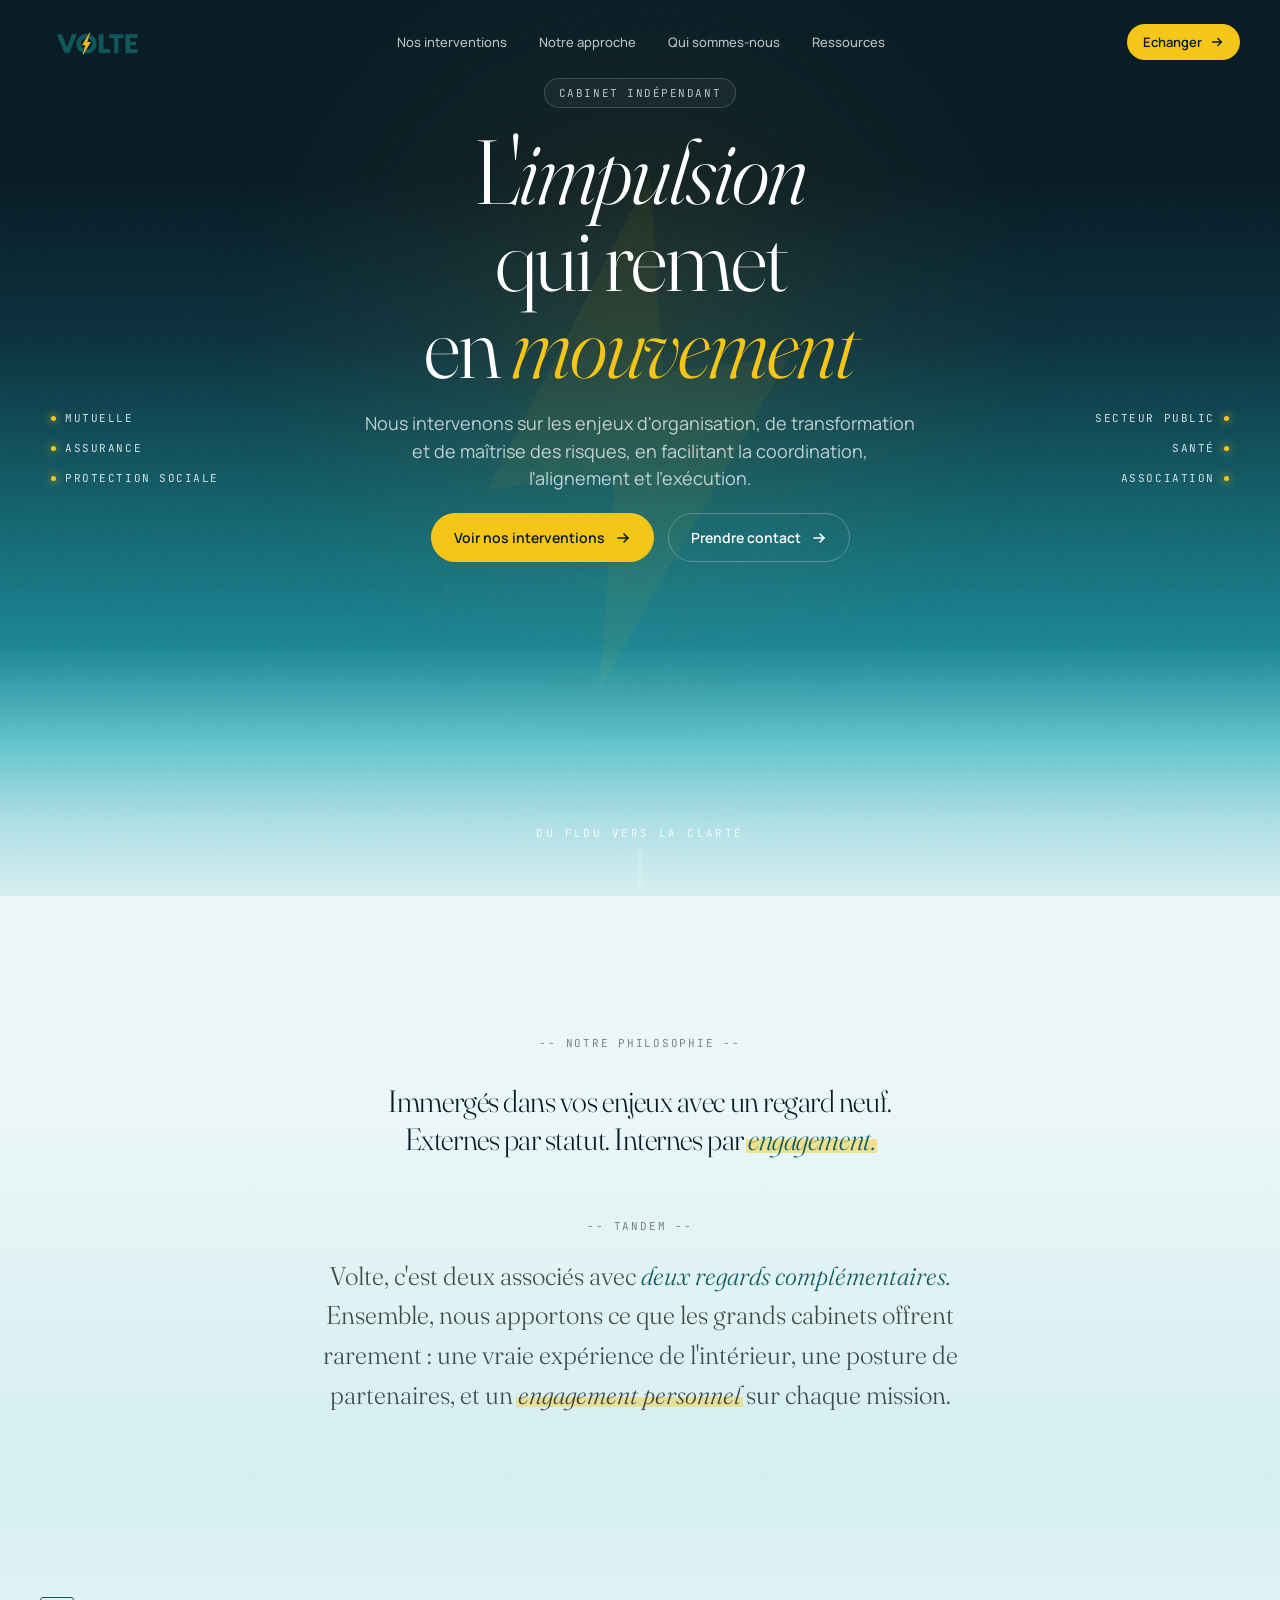
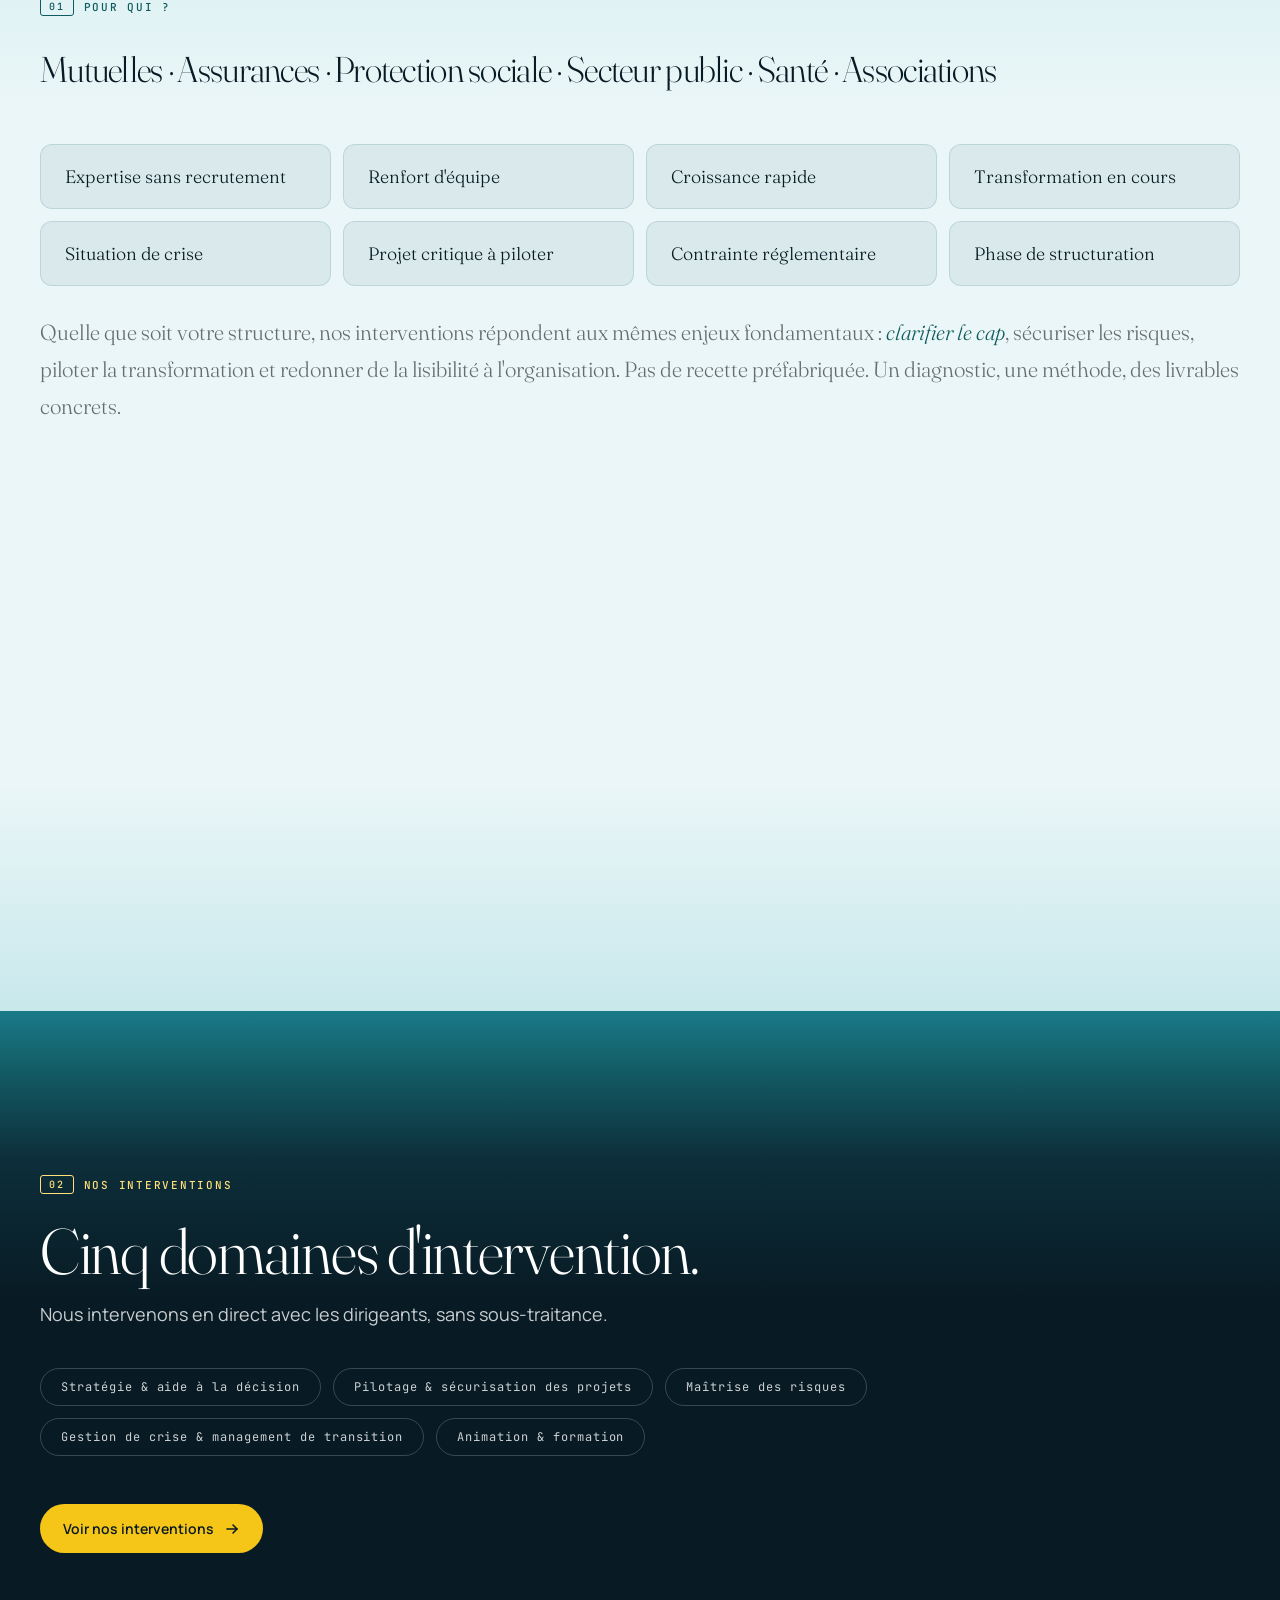
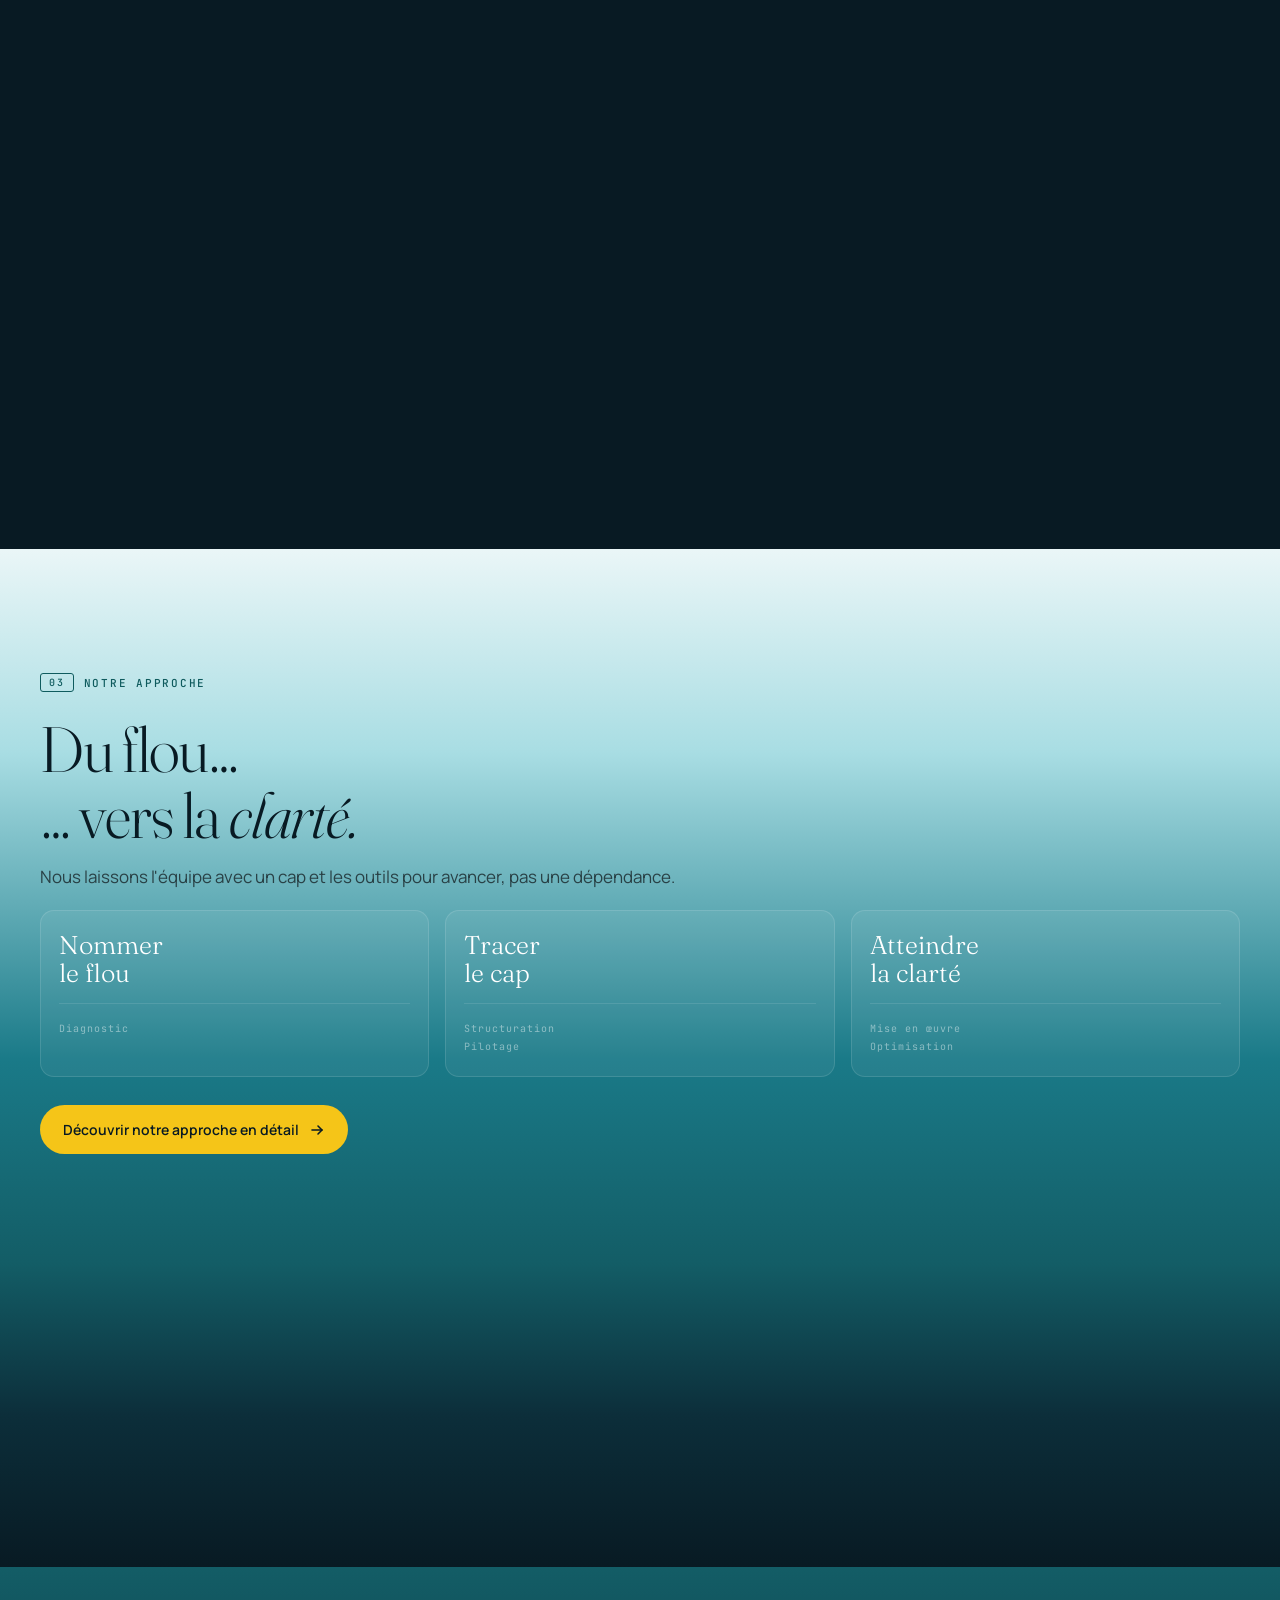
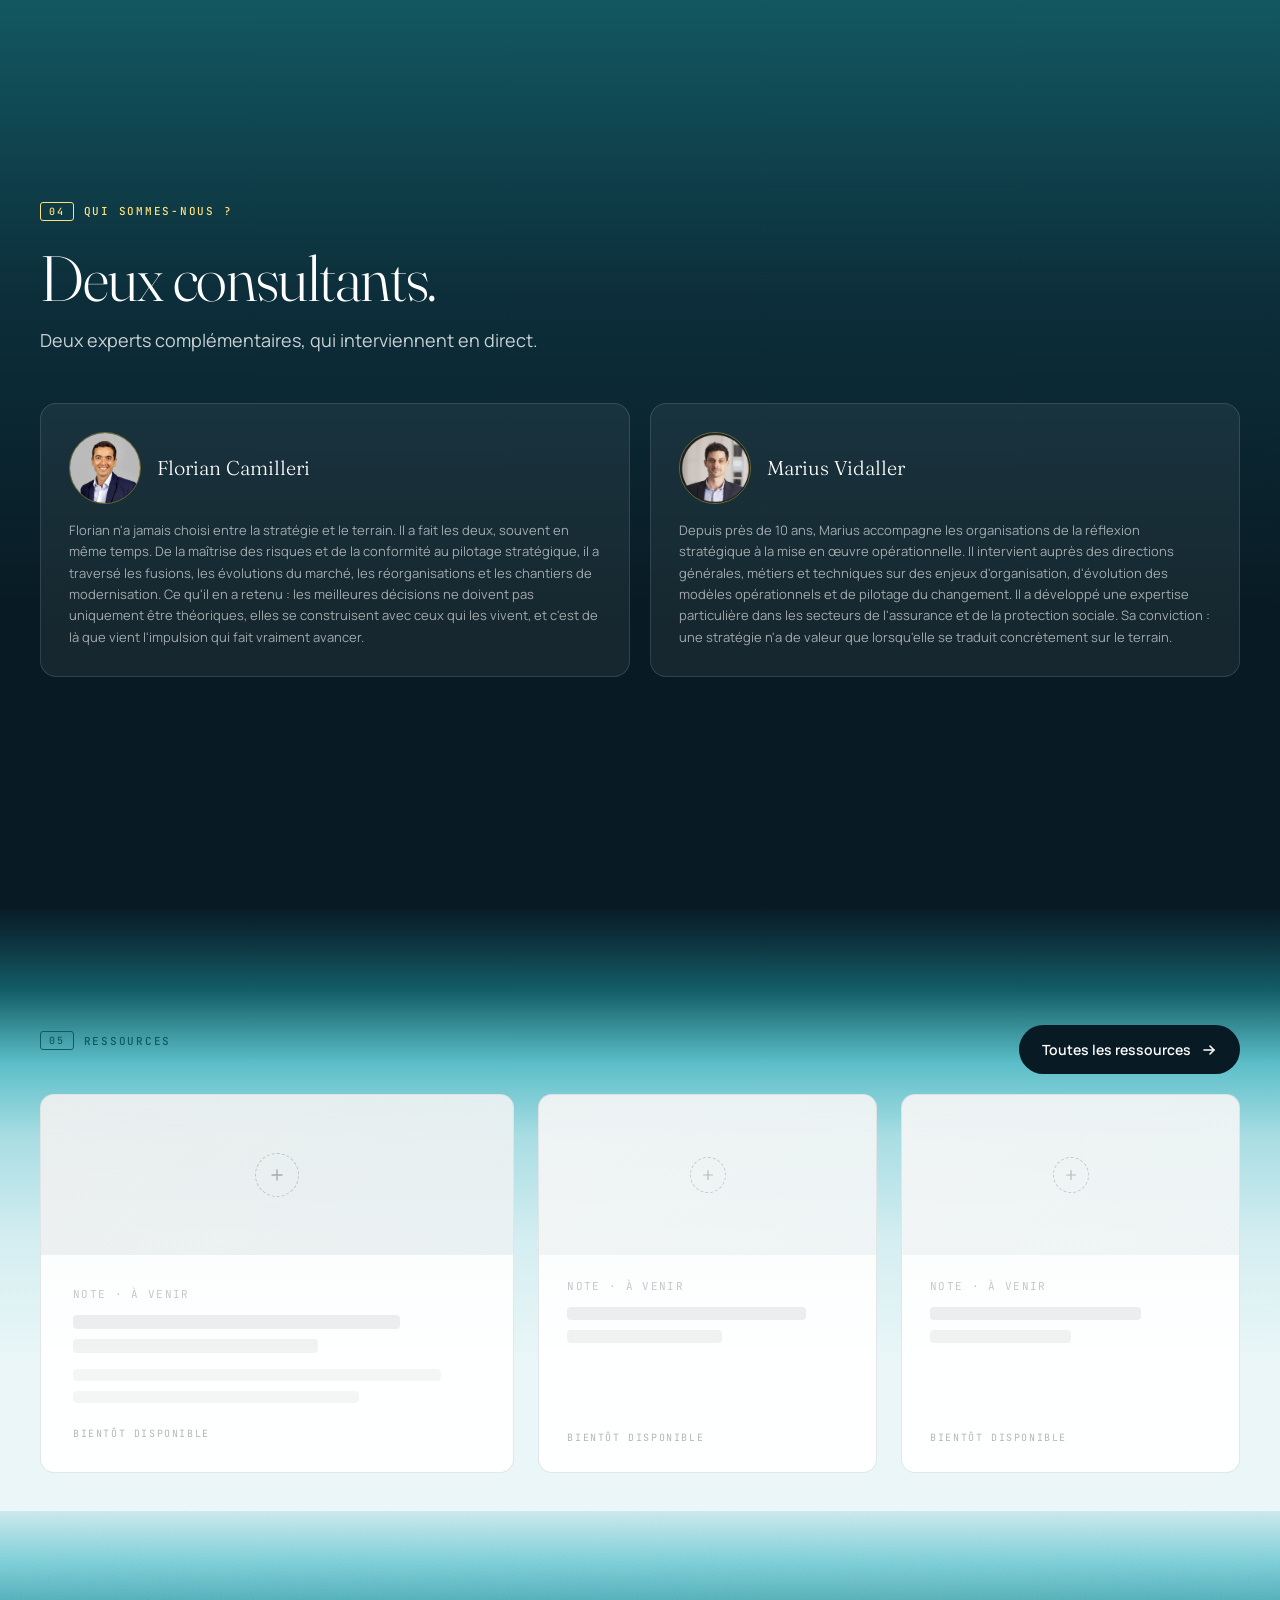
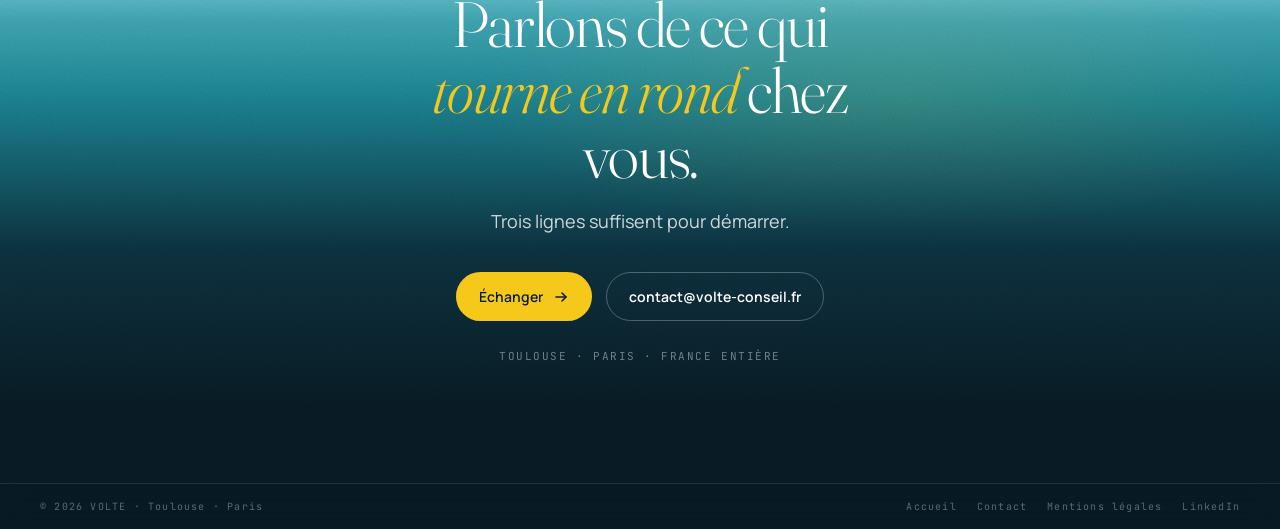
<file: index.html>
﻿<!DOCTYPE html>
<html lang="fr">
<head>
  <meta charset="UTF-8">
  <meta name="viewport" content="width=device-width, initial-scale=1.0">
  <title>VOLTE · Cabinet de conseil en stratégie, transformation & maîtrise des risques — Toulouse · Paris</title>
  <meta name="description" content="VOLTE, cabinet de conseil indépendant. Stratégie, transformation, conformité réglementaire et gestion de crise pour mutuelles, PME et ETI. Toulouse · Paris · France.">
  <meta name="keywords" content="conseil mutuelle, audit mutuelle, cabinet conseil stratégie, accompagnement projet, conseil contrôle interne, conformité réglementaire assurance, gouvernance mutuelle, gestion de crise, transformation organisationnelle, diagnostic organisationnel, RGPD mutuelle, direction de transition, Toulouse, Paris">
  <meta name="robots" content="index, follow">
  <link rel="canonical" href="https://volte-conseil.fr/">
  <meta property="og:type" content="website">
  <meta property="og:url" content="https://volte-conseil.fr/">
  <meta property="og:site_name" content="VOLTE">
  <meta property="og:locale" content="fr_FR">
  <meta property="og:title" content="VOLTE · Cabinet de conseil en stratégie, transformation & maîtrise des risques">
  <meta property="og:description" content="Cabinet de conseil indépendant. Stratégie, transformation, conformité et gestion de crise pour mutuelles, PME et ETI. Toulouse · Paris · France.">
  <meta property="og:image" content="https://volte-conseil.fr/assets/Volte.png">
  <meta name="twitter:card" content="summary_large_image">
  <meta name="twitter:title" content="VOLTE · Cabinet de conseil en stratégie, transformation & maîtrise des risques">
  <meta name="twitter:description" content="Cabinet de conseil indépendant. Stratégie, transformation, conformité et gestion de crise pour mutuelles, PME et ETI. Toulouse · Paris · France.">
  <meta name="twitter:image" content="https://volte-conseil.fr/assets/Volte.png">
  <script type="application/ld+json">
  {
    "@context": "https://schema.org",
    "@type": "ProfessionalService",
    "name": "VOLTE",
    "description": "Cabinet de conseil indépendant en stratégie, transformation, conformité réglementaire et maîtrise des risques. Spécialiste mutuelles, PME et ETI.",
    "url": "https://volte-conseil.fr",
    "logo": "https://volte-conseil.fr/assets/Volte.png",
    "image": "https://volte-conseil.fr/assets/Volte.png",
    "areaServed": [
      {"@type": "City", "name": "Toulouse"},
      {"@type": "City", "name": "Paris"},
      {"@type": "Country", "name": "France"}
    ],
    "address": [
      {"@type": "PostalAddress", "addressLocality": "Toulouse", "addressRegion": "Occitanie", "addressCountry": "FR"},
      {"@type": "PostalAddress", "addressLocality": "Paris", "addressRegion": "Île-de-France", "addressCountry": "FR"}
    ],
    "founder": [
      {"@type": "Person", "name": "Florian Camilleri"},
      {"@type": "Person", "name": "Marius Vidaller"}
    ],
    "knowsAbout": ["conseil stratégique", "audit mutuelle", "conformité réglementaire assurance", "gestion de crise", "transformation organisationnelle", "contrôle interne", "gouvernance mutuelle", "RGPD", "pilotage de projet", "direction de transition"],
    "hasOfferCatalog": {
      "@type": "OfferCatalog",
      "name": "Domaines d'intervention",
      "itemListElement": [
        {"@type": "Offer", "itemOffered": {"@type": "Service", "name": "Stratégie & aide à la décision"}},
        {"@type": "Offer", "itemOffered": {"@type": "Service", "name": "Pilotage & sécurisation de projets"}},
        {"@type": "Offer", "itemOffered": {"@type": "Service", "name": "Conformité & audit"}},
        {"@type": "Offer", "itemOffered": {"@type": "Service", "name": "Gestion de crise"}},
        {"@type": "Offer", "itemOffered": {"@type": "Service", "name": "Animation & formation"}}
      ]
    }
  }
  </script>
  <link rel="icon" type="image/png" href="/favicon-96x96.png" sizes="96x96">
  <link rel="icon" type="image/svg+xml" href="/favicon.svg">
  <link rel="shortcut icon" href="/favicon.ico">
  <link rel="apple-touch-icon" sizes="180x180" href="/apple-touch-icon.png">
  <meta name="apple-mobile-web-app-title" content="VOLTE">
  <link rel="manifest" href="/site.webmanifest">
  <link rel="preload" as="font" type="font/woff2" crossorigin href="fonts/6NU58FyLNQOQZAnv9ZwNjucMHVn85Ni7emAe9lKqZTnbB-gzTK0K1ChjeveQ.woff2">
  <link rel="preload" as="font" type="font/woff2" crossorigin href="fonts/6NU78FyLNQOQZAnv9bYEvDiIdE9Ea92uemAk_WBq8U_9v0c2Wa0KxC9TeA.woff2">
  <link rel="preload" as="font" type="font/woff2" crossorigin href="fonts/xn7gYHE41ni1AdIRggexSg.woff2">
  <link rel="stylesheet" href="fonts.css">
  <link rel="stylesheet" href="styles.css">
<link rel="stylesheet" href="mobile.css"></head>
<body>

<!-- NAV -->
<nav class="nav" id="nav">
  <a class="nav-logo" href="#hero">
    <picture><source srcset="assets/Volte.webp" type="image/webp"><img src="assets/Volte.png" alt="VOLTE" class="nav-logo-img"></picture>
  </a>
  <div class="nav-links">
    <a href="#interventions">Nos interventions</a>
    <a href="index.html#approche">Notre approche</a>
    <a href="#qui">Qui sommes-nous</a>
    <a href="#ressources">Ressources</a>
  </div>
  <a class="nav-cta" href="contact.html">
    Echanger
    <svg width="14" height="14" viewBox="0 0 16 16" fill="none" stroke="currentColor" stroke-width="1.6" stroke-linecap="round" stroke-linejoin="round"><path d="M3 8h10"/><path d="M9 4l4 4-4 4"/></svg>
  </a>
  <button class="burger" id="burger" aria-label="Menu"><span></span><span></span><span></span></button>
</nav>
<div class="nav-mob" id="nav-mob">
  <a href="#interventions">Nos interventions</a>
  <a href="index.html#approche">Notre approche</a>
  <a href="#qui">Qui sommes-nous</a>
  <a href="#ressources">Ressources</a>
  <a href="contact.html" class="nav-mob-cta">Echanger</a>
</div>

<!-- HERO -->
<section class="hero" id="hero">
  <div class="hero-grain"></div>
  <div class="hero-stripes"></div>
  <div class="hero-glow"></div>
  <div class="hero-sectors left">
    <span>Mutuelle</span>
    <span>Assurance</span>
    <span>Protection sociale</span>
  </div>
  <div class="hero-sectors right">
    <span>Secteur public</span>
    <span>Santé</span>
    <span>Association</span>
  </div>
  <svg class="hero-bolt-bg" viewBox="0 0 100 140" fill="currentColor" aria-hidden="true">
    <path d="M62 4 L8 80 L42 80 L30 136 L92 56 L58 56 Z"/>
  </svg>
  <div class="container">
    <div class="hero-inner reveal-stagger">
      <div class="hero-eyebrow">
        Cabinet Indépendant
      </div>
      <div class="hero-sectors-mobile">
        <span>Mutuelle</span>
        <span>Assurance</span>
        <span>Protection sociale</span>
        <span>Secteur public</span>
        <span>Santé</span>
        <span>Association</span>
      </div>
      <h1>
        L'<em>impulsion</em><br>
        qui remet<br>
        en <span class="accent">mouvement</span>
      </h1>
      <p class="hero-sub">
        Nous intervenons sur les enjeux d'organisation, de transformation et de maîtrise des risques, en facilitant la coordination, l'alignement et l'exécution.
      </p>
      <div class="hero-actions">
        <a href="#interventions" class="btn btn-primary">
          Voir nos interventions
          <svg width="16" height="16" viewBox="0 0 16 16" fill="none" stroke="currentColor" stroke-width="1.6" stroke-linecap="round" stroke-linejoin="round"><path d="M3 8h10"/><path d="M9 4l4 4-4 4"/></svg>
        </a>
        <a href="contact.html" class="btn btn-ghost">
          Prendre contact
          <svg width="16" height="16" viewBox="0 0 16 16" fill="none" stroke="currentColor" stroke-width="1.6" stroke-linecap="round" stroke-linejoin="round"><path d="M3 8h10"/><path d="M9 4l4 4-4 4"/></svg>
        </a>
      </div>
    </div>
  </div>

  <div class="hero-scroll">
    <span>Du flou vers la clart&#233;</span>
    <div class="line"></div>
  </div>

</section>

<!-- MANIFESTE -->
<section class="manifest">
  <div class="container">
    <div class="reveal" style="text-align:center">
      <div class="manifest-attr" style="margin-bottom:32px">-- Notre philosophie --</div>
      <p class="manifest-quote">
        Immergés dans vos enjeux avec un regard neuf.<br>
        Externes par statut. Internes par <span class="manifest-hl">engagement.</span>
      </p>
      <div style="margin-top:56px">
        <div class="manifest-attr" style="margin-bottom:24px">-- Tandem --</div>
        <p style="font-family:var(--serif);font-size:clamp(18px,2vw,26px);font-weight:300;line-height:1.55;color:rgba(11,16,18,.75);max-width:48ch;text-align:center;margin:0 auto;font-variation-settings:'opsz' 72;">Volte, c'est deux associés avec <em style="font-style:italic;color:var(--teal)">deux regards complémentaires.</em><br>Ensemble, nous apportons ce que les grands cabinets offrent rarement : une vraie expérience de l'intérieur, une posture de partenaires, et un <span style="position:relative;display:inline;font-style:italic;"><span style="position:absolute;left:-2px;right:-2px;bottom:4px;height:10px;background:var(--bolt);opacity:.4;z-index:-1;"></span>engagement personnel</span> sur chaque mission.</p>
      </div>
    </div>
  </div>
</section>

<div class="fil-inter"><div class="fil-inter-line" style="--delay:0s"></div></div>

<!-- POUR QUI -->
<section class="section section-paper-2" id="pour-qui">
  <div class="container" style="min-height:100vh;display:flex;flex-direction:column;justify-content:flex-start;padding-top:0;padding-bottom:0;">
    <div class="reveal">
      <div class="eyebrow"><span class="eyebrow-num">01</span> Pour qui ?</div>
      <p class="reveal" style="font-family:var(--serif);font-size:clamp(22px,2.8vw,40px);font-weight:400;font-style:normal;line-height:1;letter-spacing:-.02em;color:var(--ink);margin-top:12px;white-space:nowrap;font-variation-settings:'opsz' 96;">Mutuelles · Assurances · Protection sociale · Secteur public · Santé · Associations</p>
    </div>
    <div class="reveal" id="pour-qui-grid" style="display:grid;grid-template-columns:repeat(4,1fr);gap:12px;margin-top:56px;">
      <div style="padding:20px 24px;background:rgba(19,93,102,.07);border:1px solid rgba(19,93,102,.15);border-radius:12px;transition:background .25s;" onmouseover="this.style.background='rgba(19,93,102,.14)'" onmouseout="this.style.background='rgba(19,93,102,.07)'">
        <div style="font-family:var(--serif);font-size:clamp(15px,1.4vw,20px);font-weight:400;color:var(--ink)">Expertise sans recrutement</div>
      </div>
      <div style="padding:20px 24px;background:rgba(19,93,102,.07);border:1px solid rgba(19,93,102,.15);border-radius:12px;transition:background .25s;" onmouseover="this.style.background='rgba(19,93,102,.14)'" onmouseout="this.style.background='rgba(19,93,102,.07)'">
        <div style="font-family:var(--serif);font-size:clamp(15px,1.4vw,20px);font-weight:400;color:var(--ink)">Renfort d'équipe</div>
      </div>
      <div style="padding:20px 24px;background:rgba(19,93,102,.07);border:1px solid rgba(19,93,102,.15);border-radius:12px;transition:background .25s;" onmouseover="this.style.background='rgba(19,93,102,.14)'" onmouseout="this.style.background='rgba(19,93,102,.07)'">
        <div style="font-family:var(--serif);font-size:clamp(15px,1.4vw,20px);font-weight:400;color:var(--ink)">Croissance rapide</div>
      </div>
      <div style="padding:20px 24px;background:rgba(19,93,102,.07);border:1px solid rgba(19,93,102,.15);border-radius:12px;transition:background .25s;" onmouseover="this.style.background='rgba(19,93,102,.14)'" onmouseout="this.style.background='rgba(19,93,102,.07)'">
        <div style="font-family:var(--serif);font-size:clamp(15px,1.4vw,20px);font-weight:400;color:var(--ink)">Transformation en cours</div>
      </div>
      <div style="padding:20px 24px;background:rgba(19,93,102,.07);border:1px solid rgba(19,93,102,.15);border-radius:12px;transition:background .25s;" onmouseover="this.style.background='rgba(19,93,102,.14)'" onmouseout="this.style.background='rgba(19,93,102,.07)'">
        <div style="font-family:var(--serif);font-size:clamp(15px,1.4vw,20px);font-weight:400;color:var(--ink)">Situation de crise</div>
      </div>
      <div style="padding:20px 24px;background:rgba(19,93,102,.07);border:1px solid rgba(19,93,102,.15);border-radius:12px;transition:background .25s;" onmouseover="this.style.background='rgba(19,93,102,.14)'" onmouseout="this.style.background='rgba(19,93,102,.07)'">
        <div style="font-family:var(--serif);font-size:clamp(15px,1.4vw,20px);font-weight:400;color:var(--ink)">Projet critique à piloter</div>
      </div>
      <div style="padding:20px 24px;background:rgba(19,93,102,.07);border:1px solid rgba(19,93,102,.15);border-radius:12px;transition:background .25s;" onmouseover="this.style.background='rgba(19,93,102,.14)'" onmouseout="this.style.background='rgba(19,93,102,.07)'">
        <div style="font-family:var(--serif);font-size:clamp(15px,1.4vw,20px);font-weight:400;color:var(--ink)">Contrainte réglementaire</div>
      </div>
      <div style="padding:20px 24px;background:rgba(19,93,102,.07);border:1px solid rgba(19,93,102,.15);border-radius:12px;transition:background .25s;" onmouseover="this.style.background='rgba(19,93,102,.14)'" onmouseout="this.style.background='rgba(19,93,102,.07)'">
        <div style="font-family:var(--serif);font-size:clamp(15px,1.4vw,20px);font-weight:400;color:var(--ink)">Phase de structuration</div>
      </div>
    </div>
    <p class="reveal" style="margin-top:28px;font-family:var(--serif);font-size:clamp(17px,1.7vw,22px);font-weight:300;line-height:1.7;color:rgba(11,16,18,.6);width:100%;font-variation-settings:'opsz' 72;">Quelle que soit votre structure, nos interventions répondent aux mêmes enjeux fondamentaux : <em style="color:var(--teal);font-style:italic">clarifier le cap</em>, sécuriser les risques, piloter la transformation et redonner de la lisibilité à l'organisation. Pas de recette préfabriquée. Un diagnostic, une méthode, des livrables concrets.</p>
  </div>
</section>

<div class="fil-inter"><div class="fil-inter-line" style="--delay:.8s"></div></div>

<!-- INTERVENTIONS -->
<section class="section section-dark" id="interventions">
  <div class="container" style="display:flex;flex-direction:column;justify-content:flex-start;padding-top:60px;min-height:100vh;padding-top:0;padding-bottom:0;">
    <div class="reveal">
      <div class="eyebrow eyebrow-dark"><span class="eyebrow-num">02</span> Nos interventions</div>
      <h2 class="title" style="color:#fff">Cinq domaines d'intervention.</h2>
      <p class="lead on-dark" style="margin-top:16px">Nous intervenons en direct avec les dirigeants, sans sous-traitance.</p>
    </div>
    <div class="reveal interventions-pills" style="display:flex;flex-wrap:wrap;gap:12px;margin-top:40px">
      <a href="nos-interventions.html#strategie" style="display:inline-flex;align-items:center;padding:10px 20px;border-radius:999px;border:1px solid rgba(255,255,255,.2);font-family:var(--mono);font-size:12px;letter-spacing:.08em;color:rgba(255,255,255,.8);transition:border-color .2s,color .2s" onmouseover="this.style.borderColor='rgba(255,255,255,.6)';this.style.color='#fff'" onmouseout="this.style.borderColor='rgba(255,255,255,.2)';this.style.color='rgba(255,255,255,.8)'">Stratégie &amp; aide à la décision</a>
      <a href="nos-interventions.html#pilotage" style="display:inline-flex;align-items:center;padding:10px 20px;border-radius:999px;border:1px solid rgba(255,255,255,.2);font-family:var(--mono);font-size:12px;letter-spacing:.08em;color:rgba(255,255,255,.8);transition:border-color .2s,color .2s" onmouseover="this.style.borderColor='rgba(255,255,255,.6)';this.style.color='#fff'" onmouseout="this.style.borderColor='rgba(255,255,255,.2)';this.style.color='rgba(255,255,255,.8)'">Pilotage &amp; sécurisation des projets</a>
      <a href="nos-interventions.html#conformite" style="display:inline-flex;align-items:center;padding:10px 20px;border-radius:999px;border:1px solid rgba(255,255,255,.2);font-family:var(--mono);font-size:12px;letter-spacing:.08em;color:rgba(255,255,255,.8);transition:border-color .2s,color .2s" onmouseover="this.style.borderColor='rgba(255,255,255,.6)';this.style.color='#fff'" onmouseout="this.style.borderColor='rgba(255,255,255,.2)';this.style.color='rgba(255,255,255,.8)'">Maîtrise des risques</a>
      <a href="nos-interventions.html#crise" style="display:inline-flex;align-items:center;padding:10px 20px;border-radius:999px;border:1px solid rgba(255,255,255,.2);font-family:var(--mono);font-size:12px;letter-spacing:.08em;color:rgba(255,255,255,.8);transition:border-color .2s,color .2s" onmouseover="this.style.borderColor='rgba(255,255,255,.6)';this.style.color='#fff'" onmouseout="this.style.borderColor='rgba(255,255,255,.2)';this.style.color='rgba(255,255,255,.8)'">Gestion de crise &amp; management de transition</a>
      <a href="nos-interventions.html#formation" style="display:inline-flex;align-items:center;padding:10px 20px;border-radius:999px;border:1px solid rgba(255,255,255,.2);font-family:var(--mono);font-size:12px;letter-spacing:.08em;color:rgba(255,255,255,.8);transition:border-color .2s,color .2s" onmouseover="this.style.borderColor='rgba(255,255,255,.6)';this.style.color='#fff'" onmouseout="this.style.borderColor='rgba(255,255,255,.2)';this.style.color='rgba(255,255,255,.8)'">Animation &amp; formation</a>
    </div>
    <div class="reveal interventions-cta" style="margin-top:48px">
      <a href="nos-interventions.html" class="btn btn-primary">Voir nos interventions <svg width="16" height="16" viewBox="0 0 16 16" fill="none" stroke="currentColor" stroke-width="1.6" stroke-linecap="round" stroke-linejoin="round"><path d="M3 8h10"/><path d="M9 4l4 4-4 4"/></svg></a>
    </div>
  </div>
</section>

<!-- APPROCHE -->
<section class="approach" id="approche">
  <div class="container" style="display:flex;flex-direction:column;justify-content:flex-start;min-height:100vh;padding-top:0;padding-bottom:0;">
    <div class="reveal">
      <div class="eyebrow"><span class="eyebrow-num">03</span> Notre approche</div>
      <h2 class="title">Du flou…<br>… vers la <em>clarté.</em></h2>
      <p class="lead" style="margin-top:16px;max-width:100%;font-size:clamp(14px,1.4vw,17px)">Nous laissons l'équipe avec un cap et les outils pour avancer, pas une dépendance.</p>
    </div>
    <div class="reveal" id="approche-grid" style="display:grid;grid-template-columns:repeat(3,1fr);gap:16px;margin-top:20px;">
      <div style="padding:20px 18px;background:rgba(255,255,255,.06);border:1px solid rgba(255,255,255,.12);border-radius:14px;">
        <div style="font-family:var(--serif);font-size:clamp(20px,2vw,28px);font-weight:400;color:#fff;line-height:1.1;margin-bottom:16px">Nommer<br>le flou</div>
        <div style="width:100%;height:1px;background:rgba(255,255,255,.1);margin-bottom:16px"></div>
        <div style="font-family:var(--mono);font-size:10px;letter-spacing:.1em;color:rgba(255,255,255,.45);line-height:1.8">Diagnostic</div>
      </div>
      <div style="padding:20px 18px;background:rgba(255,255,255,.06);border:1px solid rgba(255,255,255,.12);border-radius:14px;">
        <div style="font-family:var(--serif);font-size:clamp(20px,2vw,28px);font-weight:400;color:#fff;line-height:1.1;margin-bottom:16px">Tracer<br>le cap</div>
        <div style="width:100%;height:1px;background:rgba(255,255,255,.1);margin-bottom:16px"></div>
        <div style="font-family:var(--mono);font-size:10px;letter-spacing:.1em;color:rgba(255,255,255,.45);line-height:1.8">Structuration<br>Pilotage</div>
      </div>
      <div style="padding:20px 18px;background:rgba(255,255,255,.06);border:1px solid rgba(255,255,255,.12);border-radius:14px;">
        <div style="font-family:var(--serif);font-size:clamp(20px,2vw,28px);font-weight:400;color:#fff;line-height:1.1;margin-bottom:16px">Atteindre<br>la clarté</div>
        <div style="width:100%;height:1px;background:rgba(255,255,255,.1);margin-bottom:16px"></div>
        <div style="font-family:var(--mono);font-size:10px;letter-spacing:.1em;color:rgba(255,255,255,.45);line-height:1.8">Mise en œuvre<br>Optimisation</div>
      </div>
    </div>
    <div class="approche-cta" style="margin-top:28px">
      <a href="notre-approche.html" class="btn btn-primary">Découvrir notre approche en détail <svg width="16" height="16" viewBox="0 0 16 16" fill="none" stroke="currentColor" stroke-width="1.6" stroke-linecap="round" stroke-linejoin="round"><path d="M3 8h10"/><path d="M9 4l4 4-4 4"/></svg></a>
    </div>
  </div>
</section>

<div class="fil-inter"><div class="fil-inter-line" style="--delay:1.2s"></div></div>

<!-- ETUDES DE CAS -->
<section id="etudes" style="display:none;"><div class="container">
    <div class="reveal">
      <div class="eyebrow on-dark"><span class="eyebrow-num">04</span> Etudes de cas</div>
      <h2 class="title" style="color:#fff">Trois sujets bloques.<br>Trois sorties par le haut.</h2>
      <p class="lead on-dark">Anonymise, pour respecter la confidentialite de nos clients.</p>
    </div>
    <div class="cases-track reveal-stagger">
      <div class="case">
        <div class="case-meta">
          <span class="case-sector">Mutuelle sante</span>
          <span>CAS 01</span>
        </div>
        <h3>Refonte du dispositif de controle interne</h3>
        <p class="challenge">Une mutuelle regionale subissait des ecarts repetes. Aucun acteur n'avait la photo complete des risques operationnels.</p>
        <div class="outcome">
          <div class="num">-62%</div>
          <div class="label">d'incidents critiques en 9 mois apres la refonte</div>
        </div>
      </div>
      <div class="case">
        <div class="case-meta">
          <span class="case-sector">PME industrielle</span>
          <span>CAS 02</span>
        </div>
        <h3>Cadrage d'un programme de transformation</h3>
        <p class="challenge">Trois chantiers en parallele, aucun cap commun. Le COMEX se reunissait sans decider.</p>
        <div class="outcome">
          <div class="num">90j</div>
          <div class="label">pour stabiliser le cap et lancer 2 chantiers prioritaires</div>
        </div>
      </div>
      <div class="case">
        <div class="case-meta">
          <span class="case-sector">Startup scale-up</span>
          <span>CAS 03</span>
        </div>
        <h3>Passage d'une structure projet a une organisation produit</h3>
        <p class="challenge">Forte croissance, dette d'organisation. Les fondateurs etaient devenus le goulot d'etranglement.</p>
        <div class="outcome">
          <div class="num">x2,5</div>
          <div class="label">velocite d'equipe en 6 mois, sans embauche supplementaire</div>
        </div>
      </div>
    </div>
  </div>
</section>

<div class="fil-inter"><div class="fil-inter-line" style="--delay:.4s"></div></div>

<!-- RESSOURCES -->
<section class="founders" id="qui" style="background:linear-gradient(180deg,#135D66 0%,#0C2E3A 35%,#081A23 70%,#081A23 100%);color:#fff;isolation:isolate;">
  <div class="container" style="display:flex;flex-direction:column;justify-content:flex-start;min-height:100vh;padding-top:0;padding-bottom:0;">
    <div class="reveal">
      <div class="eyebrow" style="color:var(--bolt-soft);"><span class="eyebrow-num">04</span> Qui sommes-nous ?</div>
      <h2 class="title" style="color:#fff;">Deux consultants.</h2>
      <p class="lead on-dark" style="margin-top:16px;max-width:100%;">Deux experts complémentaires, qui interviennent en direct.</p>
    </div>
    <div class="reveal" id="qui-grid" style="display:grid;grid-template-columns:repeat(2,1fr);gap:20px;margin-top:48px;">
      <div style="padding:28px;background:rgba(255,255,255,.06);border:1px solid rgba(255,255,255,.12);border-radius:16px;">
        <div style="display:flex;align-items:center;gap:16px;margin-bottom:16px;">
                    <div style="width:72px;height:72px;border-radius:50%;overflow:hidden;border:1px solid rgba(245,197,24,.4);flex-shrink:0;position:relative;z-index:1;"><picture><source srcset="assets/Florian.webp" type="image/webp"><img src="assets/Florian.png" alt="Florian Camilleri" style="width:100%;height:100%;object-fit:cover;object-position:37% 15%;display:block;transform:scale(1.12);transform-origin:37% 15%;filter:none;mix-blend-mode:normal;"></picture></div>
          <div>
            <div style="font-family:var(--serif);font-size:20px;color:#fff;">Florian Camilleri</div>
            
          </div>
        </div>
        <p style="font-size:13px;line-height:1.65;color:rgba(255,255,255,.6);">Florian n'a jamais choisi entre la stratégie et le terrain. Il a fait les deux, souvent en même temps. De la maîtrise des risques et de la conformité au pilotage stratégique, il a traversé les fusions, les évolutions du marché, les réorganisations et les chantiers de modernisation. Ce qu'il en a retenu : les meilleures décisions ne doivent pas uniquement être théoriques, elles se construisent avec ceux qui les vivent, et c'est de là que vient l'impulsion qui fait vraiment avancer.</p>
      </div>
      <div style="padding:28px;background:rgba(255,255,255,.06);border:1px solid rgba(255,255,255,.12);border-radius:16px;">
        <div style="display:flex;align-items:center;gap:16px;margin-bottom:16px;">
          <div style="width:72px;height:72px;border-radius:50%;overflow:hidden;border:1px solid rgba(245,197,24,.4);flex-shrink:0;"><picture><source srcset="assets/Marius.webp" type="image/webp"><img src="assets/Marius.png" alt="Marius Vidaller" style="width:100%;height:100%;object-fit:cover;object-position:center 10%;transform:translateZ(0);-webkit-transform:translateZ(0);"></picture></div>
          <div>
            <div style="font-family:var(--serif);font-size:20px;color:#fff;">Marius Vidaller</div>
            
          </div>
        </div>
        <p style="font-size:13px;line-height:1.65;color:rgba(255,255,255,.6);">Depuis près de 10 ans, Marius accompagne les organisations de la réflexion stratégique à la mise en œuvre opérationnelle. Il intervient auprès des directions générales, métiers et techniques sur des enjeux d'organisation, d'évolution des modèles opérationnels et de pilotage du changement. Il a développé une expertise particulière dans les secteurs de l'assurance et de la protection sociale. Sa conviction : une stratégie n'a de valeur que lorsqu'elle se traduit concrètement sur le terrain.</p>
      </div>
    </div>
      
    </div>
    
  </div>
</section>

<div class="fil-inter"><div class="fil-inter-line" style="--delay:1.6s"></div></div>

<!-- QUI SOMMES-NOUS -->
<section class="resources" id="ressources">
  <div class="container">
    <div class="reveal" style="display:flex;justify-content:space-between;align-items:flex-end;flex-wrap:wrap;gap:24px">
      <div>
        <div class="eyebrow"><span class="eyebrow-num">05</span> Ressources</div>
      </div>
      <a href="#ressources" class="btn btn-dark">Toutes les ressources <svg width="16" height="16" viewBox="0 0 16 16" fill="none" stroke="currentColor" stroke-width="1.6" stroke-linecap="round" stroke-linejoin="round"><path d="M3 8h10"/><path d="M9 4l4 4-4 4"/></svg></a>
    </div>
    <div class="resources-grid reveal-stagger">
      <!-- Carte principale -->
      <div class="article featured" style="pointer-events:none;">
        <div class="cover" style="height:200px;">
          <div style="position:absolute;inset:0;background:linear-gradient(135deg,rgba(11,16,18,.06) 0%,rgba(19,93,102,.08) 100%);display:flex;align-items:center;justify-content:center;">
            <div style="width:44px;height:44px;border-radius:50%;border:1.5px dashed rgba(11,16,18,.2);display:flex;align-items:center;justify-content:center;">
              <svg width="16" height="16" viewBox="0 0 16 16" fill="none" stroke="rgba(11,16,18,.3)" stroke-width="1.4" stroke-linecap="round"><path d="M8 3v10M3 8h10"/></svg>
            </div>
          </div>
        </div>
        <div class="body" style="align-items:flex-start;">
          <div class="meta" style="opacity:.45;">NOTE &middot; À VENIR</div>
          <div style="height:14px;width:80%;border-radius:4px;background:rgba(11,16,18,.07);margin-top:4px;"></div>
          <div style="height:14px;width:60%;border-radius:4px;background:rgba(11,16,18,.05);"></div>
          <div style="height:12px;width:90%;border-radius:4px;background:rgba(11,16,18,.04);margin-top:6px;"></div>
          <div style="height:12px;width:70%;border-radius:4px;background:rgba(11,16,18,.04);"></div>
          <span style="margin-top:auto;padding-top:14px;font-family:var(--mono);font-size:10px;letter-spacing:.16em;text-transform:uppercase;color:rgba(11,16,18,.3);">Bientôt disponible</span>
        </div>
      </div>
      <!-- Carte secondaire 1 -->
      <div class="article" style="pointer-events:none;">
        <div class="cover">
          <div style="position:absolute;inset:0;background:linear-gradient(135deg,rgba(11,16,18,.04) 0%,rgba(19,93,102,.06) 100%);display:flex;align-items:center;justify-content:center;">
            <div style="width:36px;height:36px;border-radius:50%;border:1.5px dashed rgba(11,16,18,.18);display:flex;align-items:center;justify-content:center;">
              <svg width="14" height="14" viewBox="0 0 16 16" fill="none" stroke="rgba(11,16,18,.25)" stroke-width="1.4" stroke-linecap="round"><path d="M8 3v10M3 8h10"/></svg>
            </div>
          </div>
        </div>
        <div class="body" style="align-items:flex-start;">
          <div class="meta" style="opacity:.45;">NOTE &middot; À VENIR</div>
          <div style="height:13px;width:85%;border-radius:4px;background:rgba(11,16,18,.07);margin-top:4px;"></div>
          <div style="height:13px;width:55%;border-radius:4px;background:rgba(11,16,18,.05);"></div>
          <span style="margin-top:auto;padding-top:14px;font-family:var(--mono);font-size:10px;letter-spacing:.16em;text-transform:uppercase;color:rgba(11,16,18,.3);">Bientôt disponible</span>
        </div>
      </div>
      <!-- Carte secondaire 2 -->
      <div class="article" style="pointer-events:none;">
        <div class="cover">
          <div style="position:absolute;inset:0;background:linear-gradient(135deg,rgba(11,16,18,.04) 0%,rgba(19,93,102,.06) 100%);display:flex;align-items:center;justify-content:center;">
            <div style="width:36px;height:36px;border-radius:50%;border:1.5px dashed rgba(11,16,18,.18);display:flex;align-items:center;justify-content:center;">
              <svg width="14" height="14" viewBox="0 0 16 16" fill="none" stroke="rgba(11,16,18,.25)" stroke-width="1.4" stroke-linecap="round"><path d="M8 3v10M3 8h10"/></svg>
            </div>
          </div>
        </div>
        <div class="body" style="align-items:flex-start;">
          <div class="meta" style="opacity:.45;">NOTE &middot; À VENIR</div>
          <div style="height:13px;width:75%;border-radius:4px;background:rgba(11,16,18,.07);margin-top:4px;"></div>
          <div style="height:13px;width:50%;border-radius:4px;background:rgba(11,16,18,.05);"></div>
          <span style="margin-top:auto;padding-top:14px;font-family:var(--mono);font-size:10px;letter-spacing:.16em;text-transform:uppercase;color:rgba(11,16,18,.3);">Bientôt disponible</span>
        </div>
      </div>
    </div>
  </div>
</section>

<!-- CONTACT -->
<section class="contact" id="contact" style="padding:0;display:flex;flex-direction:column;justify-content:center;">
  <div class="contact-grain"></div>
  <div class="container reveal" style="flex:1;display:flex;flex-direction:column;align-items:center;justify-content:center;text-align:center;padding-top:80px;padding-bottom:60px;">
    <h2 class="title" style="color:#fff;margin-top:0;max-width:14ch;margin-left:auto;margin-right:auto;">Parlons de ce qui<br><em>tourne en rond</em> chez vous.</h2>
    <p class="lead on-dark" style="margin-top:20px;text-align:center;margin-left:auto;margin-right:auto;">Trois lignes suffisent pour démarrer.</p>
    <div class="cta-btns" style="display:flex;gap:14px;align-items:center;margin-top:36px;flex-wrap:wrap;justify-content:center;">
      <a href="contact.html" class="btn btn-primary">
        Échanger
        <svg width="16" height="16" viewBox="0 0 16 16" fill="none" stroke="currentColor" stroke-width="1.6" stroke-linecap="round" stroke-linejoin="round"><path d="M3 8h10"/><path d="M9 4l4 4-4 4"/></svg>
      </a>
      <a href="mailto:contact@volte-conseil.fr" class="btn btn-ghost">contact@volte-conseil.fr</a>
    </div>
    <div class="contact-locs" style="display:flex;margin-top:28px;justify-content:center;">
      <span style="font-family:var(--mono);font-size:11px;letter-spacing:.14em;text-transform:uppercase;color:rgba(255,255,255,.4);">Toulouse · Paris · France entière</span>
    </div>
  </div>

  <!-- Footer minimaliste intégré -->
  <div class="footer-mini" style="margin-top:60px;padding:16px 40px;border-top:1px solid rgba(255,255,255,.1);display:flex;justify-content:space-between;align-items:center;flex-wrap:wrap;gap:12px;background:rgba(8,26,35,.55);backdrop-filter:blur(12px);">
    <span style="font-family:var(--mono);font-size:10px;letter-spacing:.12em;color:rgba(255,255,255,.35);">© 2026 VOLTE · Toulouse · Paris</span>
    <nav style="display:flex;gap:20px;flex-wrap:wrap;">
      <a href="index.html" style="font-family:var(--mono);font-size:10px;letter-spacing:.12em;color:rgba(255,255,255,.35);transition:color .2s;" onmouseover="this.style.color='rgba(255,255,255,.75)'" onmouseout="this.style.color='rgba(255,255,255,.35)'">Accueil</a>
      <a href="contact.html" style="font-family:var(--mono);font-size:10px;letter-spacing:.12em;color:rgba(255,255,255,.35);transition:color .2s;" onmouseover="this.style.color='rgba(255,255,255,.75)'" onmouseout="this.style.color='rgba(255,255,255,.35)'">Contact</a>
      <a href="mentions-legales.html" style="font-family:var(--mono);font-size:10px;letter-spacing:.12em;color:rgba(255,255,255,.35);transition:color .2s;" onmouseover="this.style.color='rgba(255,255,255,.75)'" onmouseout="this.style.color='rgba(255,255,255,.35)'">Mentions légales</a>
      <a href="#" style="font-family:var(--mono);font-size:10px;letter-spacing:.12em;color:rgba(255,255,255,.35);transition:color .2s;" onmouseover="this.style.color='rgba(255,255,255,.75)'" onmouseout="this.style.color='rgba(255,255,255,.35)'">LinkedIn</a>
    </nav>
  </div>

</section>

<!-- FOOTER intégré dans la section contact -->
<script src="content.js"></script>
<script src="main.js"></script>
<button class="back-to-top" aria-label="Retour en haut">
  <svg width="16" height="16" viewBox="0 0 16 16" fill="none" stroke="#fff" stroke-width="1.6" stroke-linecap="round" stroke-linejoin="round"><path d="M8 12V4"/><path d="M4 8l4-4 4 4"/></svg>
</button>
</body>
</html>
</file>
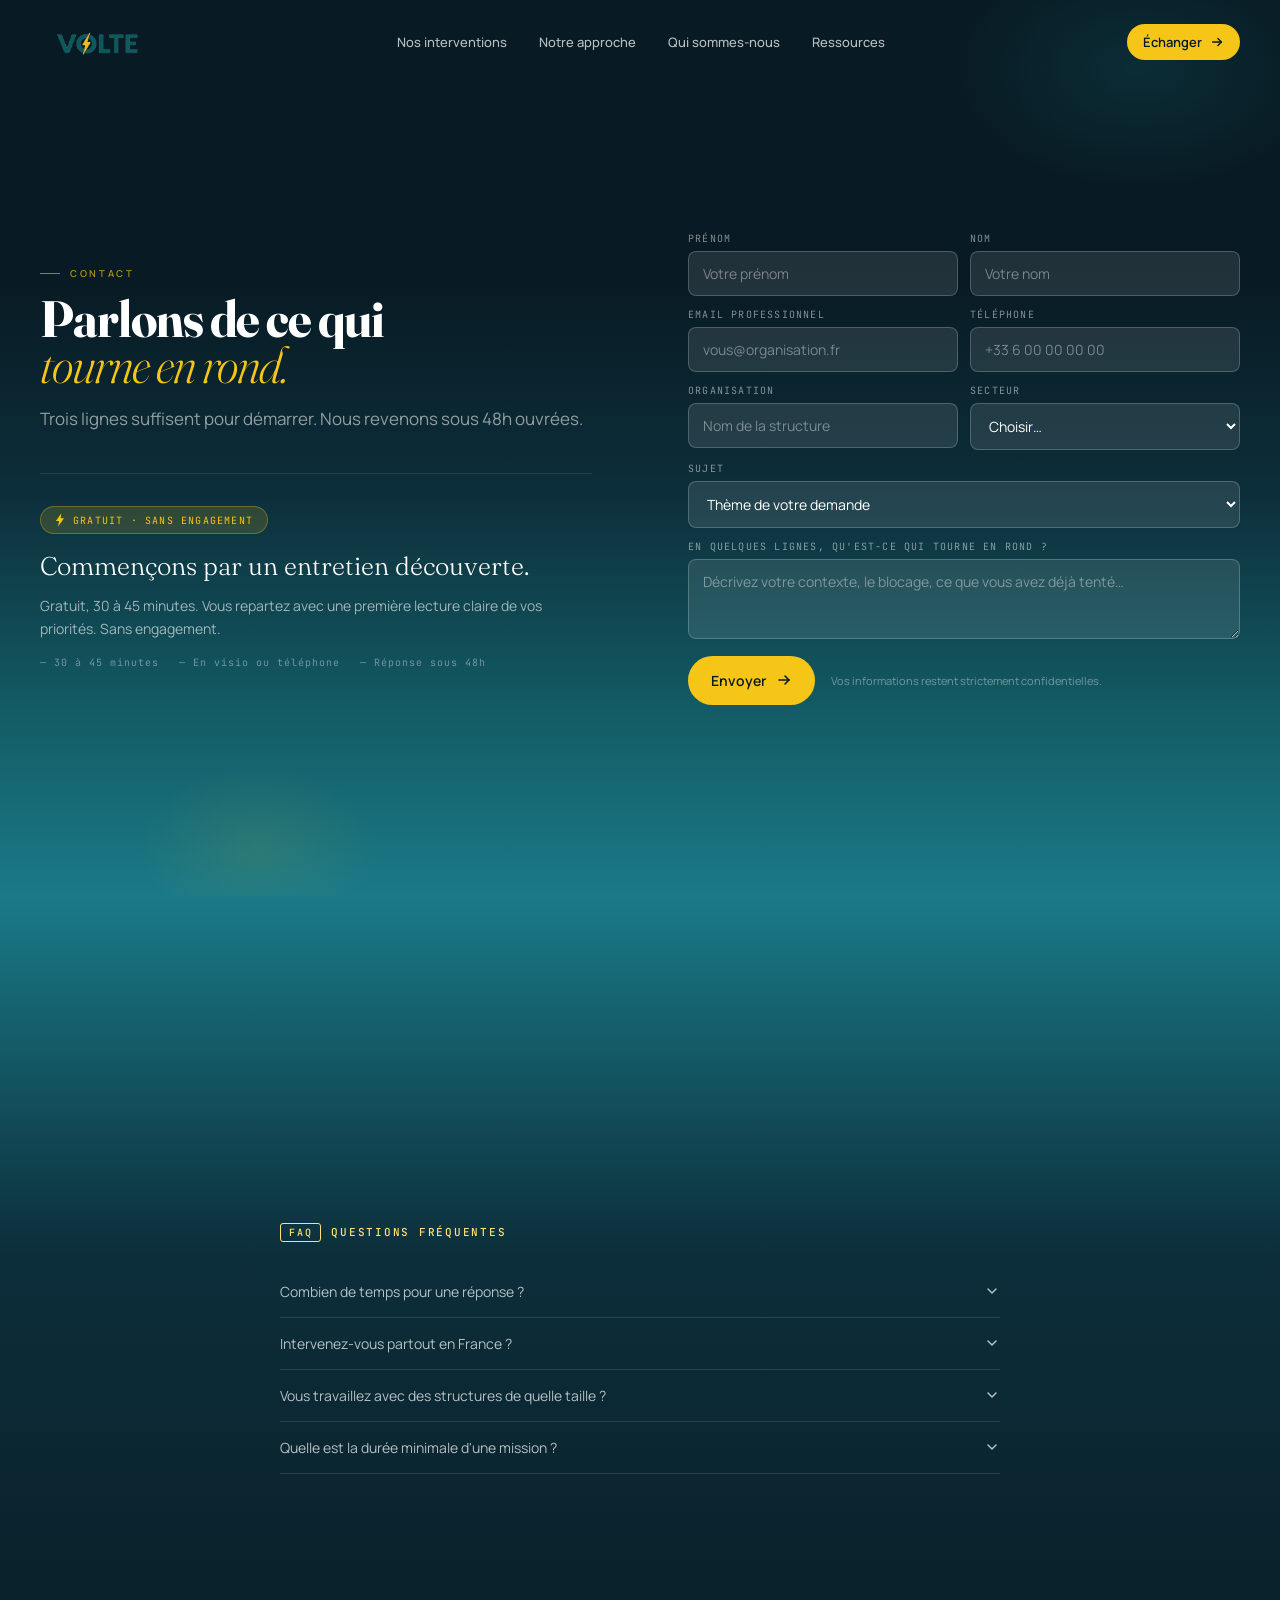
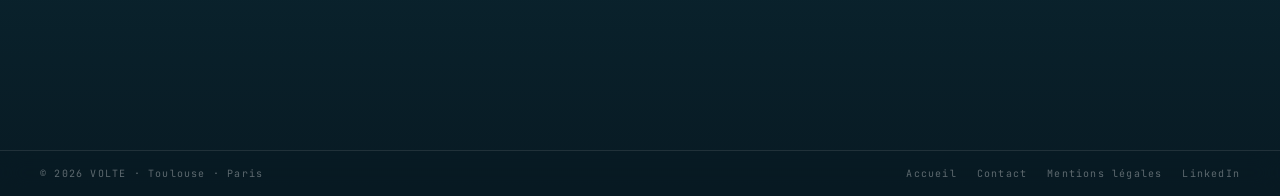
<file: contact.html>
﻿<!DOCTYPE html>
<html lang="fr">
<head>
  <meta charset="UTF-8">
  <meta name="viewport" content="width=device-width, initial-scale=1.0">
  <title>Contact · Entretien découverte gratuit — VOLTE Conseil Toulouse Paris</title>
  <meta name="description" content="Prenez contact avec VOLTE pour un entretien découverte gratuit de 30 à 45 minutes. Première lecture de vos priorités, sans engagement. Cabinet de conseil Toulouse · Paris.">
  <meta name="keywords" content="contact cabinet conseil, entretien découverte, conseil mutuelle Toulouse, conseil mutuelle Paris, cabinet conseil stratégie, accompagnement transformation">
  <meta name="robots" content="index, follow">
  <link rel="canonical" href="https://volte-conseil.fr/contact.html">
  <meta property="og:type" content="website">
  <meta property="og:url" content="https://volte-conseil.fr/contact.html">
  <meta property="og:site_name" content="VOLTE">
  <meta property="og:locale" content="fr_FR">
  <meta property="og:title" content="Contact · Entretien découverte gratuit — VOLTE">
  <meta property="og:description" content="Prenez contact avec VOLTE pour un entretien découverte gratuit de 30 à 45 minutes. Sans engagement. Toulouse · Paris.">
  <meta property="og:image" content="https://volte-conseil.fr/assets/Volte.png">
  <meta name="twitter:card" content="summary_large_image">
  <meta name="twitter:title" content="Contact · Entretien découverte gratuit — VOLTE">
  <meta name="twitter:description" content="Prenez contact avec VOLTE pour un entretien découverte gratuit de 30 à 45 minutes. Sans engagement. Toulouse · Paris.">
  <meta name="twitter:image" content="https://volte-conseil.fr/assets/Volte.png">
  <link rel="icon" type="image/png" href="/favicon-96x96.png" sizes="96x96">
  <link rel="icon" type="image/svg+xml" href="/favicon.svg">
  <link rel="shortcut icon" href="/favicon.ico">
  <link rel="apple-touch-icon" sizes="180x180" href="/apple-touch-icon.png">
  <meta name="apple-mobile-web-app-title" content="VOLTE">
  <link rel="manifest" href="/site.webmanifest">
  <link rel="preload" as="font" type="font/woff2" crossorigin href="fonts/6NU58FyLNQOQZAnv9ZwNjucMHVn85Ni7emAe9lKqZTnbB-gzTK0K1ChjeveQ.woff2">
  <link rel="preload" as="font" type="font/woff2" crossorigin href="fonts/6NU78FyLNQOQZAnv9bYEvDiIdE9Ea92uemAk_WBq8U_9v0c2Wa0KxC9TeA.woff2">
  <link rel="preload" as="font" type="font/woff2" crossorigin href="fonts/xn7gYHE41ni1AdIRggexSg.woff2">
  <link rel="stylesheet" href="fonts.css">
  <link rel="stylesheet" href="styles.css">
  <style>
    .contact-form-light input,
    .contact-form-light select,
    .contact-form-light textarea {
      width: 100%;
      padding: 12px 14px;
      border: 1px solid rgba(255,255,255,.2);
      border-radius: 8px;
      background: rgba(255,255,255,.1);
      font-family: var(--sans);
      font-size: 14px;
      color: #fff;
      outline: none;
      transition: border-color .2s;
    }
    .contact-form-light input::placeholder,
    .contact-form-light textarea::placeholder { color: rgba(255,255,255,.4); }
    .contact-form-light select option { color: var(--ink); background: #fff; }
    .contact-form-light input:focus,
    .contact-form-light select:focus,
    .contact-form-light textarea:focus { border-color: rgba(255,255,255,.6); }
    .contact-form-light label {
      display: block;
      font-family: var(--mono);
      font-size: 10px;
      letter-spacing: .12em;
      text-transform: uppercase;
      color: rgba(255,255,255,.5);
      margin-bottom: 6px;
    }
    .contact-form-light .cf-row { margin-bottom: 12px; }
    .contact-form-light .cf-row.two { display: grid; grid-template-columns: 1fr 1fr; gap: 12px; }
    .contact-form-light textarea { min-height: 80px; resize: vertical; }
    .cf-submit { display: flex; align-items: center; gap: 16px; margin-top: 8px; }
    .cf-note { font-size: 11px; color: rgba(255,255,255,.4); }
    .cf-success { display: none; align-items: center; gap: 10px; font-size: 13px; color: var(--bolt); margin-top: 12px; }
    .faq-item { border-bottom: 1px solid rgba(255,255,255,.12); }
    .faq-q { width: 100%; text-align: left; padding: 16px 0; font-size: 14px; color: rgba(255,255,255,.7); display: flex; justify-content: space-between; align-items: center; gap: 12px; background: none; cursor: pointer; }
    .faq-a { display: none; padding: 0 0 16px; font-size: 13px; line-height: 1.65; color: rgba(255,255,255,.55); }
    .faq-item.open .faq-a { display: block; }
    .faq-item.open .faq-q svg { transform: rotate(180deg); }
    .entretien-badge {
      display: inline-flex; align-items: center; gap: 8px;
      background: rgba(245,197,24,.15); border: 1px solid rgba(245,197,24,.3);
      border-radius: 999px; padding: 6px 14px;
      font-family: var(--mono); font-size: 10px; letter-spacing: .12em;
      color: var(--bolt); text-transform: uppercase; margin-bottom: 16px;
    }
  </style>
<link rel="stylesheet" href="mobile.css"></head>
<body>

<nav class="nav" id="nav">
  <a class="nav-logo" href="index.html"><picture><source srcset="assets/Volte.webp" type="image/webp"><img src="assets/Volte.png" alt="VOLTE" class="nav-logo-img"></picture></a>
  <div class="nav-links">
    <a href="index.html#interventions">Nos interventions</a>
    <a href="index.html#approche">Notre approche</a>
    <a href="index.html#qui">Qui sommes-nous</a>
    <a href="index.html#ressources">Ressources</a>
  </div>
  <a class="nav-cta" href="contact.html">&#201;changer
    <svg width="14" height="14" viewBox="0 0 16 16" fill="none" stroke="currentColor" stroke-width="1.6" stroke-linecap="round" stroke-linejoin="round"><path d="M3 8h10"/><path d="M9 4l4 4-4 4"/></svg>
  </a>
  <button class="burger" id="burger" aria-label="Menu"><span></span><span></span><span></span></button>
</nav>
<div class="nav-mob" id="nav-mob">
  <a href="index.html#interventions">Nos interventions</a>
  <a href="index.html#approche">Notre approche</a>
  <a href="index.html#qui">Qui sommes-nous</a>
  <a href="index.html#ressources">Ressources</a>
  <a href="contact.html" class="nav-mob-cta">&#201;changer</a>
</div>

<!-- PAGE 1 : HERO + FORMULAIRE -->
<section class="contact-hero-section" style="height:100vh;box-sizing:border-box;display:grid;grid-template-columns:1fr 1fr;background:linear-gradient(180deg,#081A23 0%,#081A23 30%,#0C2E3A 55%,#135D66 80%,#1A7A88 100%);position:relative;overflow:hidden;">
  <div class="ph-halo ph-h1"></div>
  <div class="ph-halo ph-h2"></div>

  <!-- Gauche -->
  <div style="display:flex;flex-direction:column;justify-content:center;padding:100px 48px 60px 40px;position:relative;z-index:1;">
    <div class="ph-label reveal">Contact</div>
    <h1 class="ph-h1-txt reveal" style="font-size:clamp(32px,4vw,56px);margin-bottom:16px;">Parlons de ce qui<br><em>tourne en rond.</em></h1>
    <p class="ph-sub reveal" style="margin-bottom:40px;">Trois lignes suffisent pour démarrer. Nous revenons sous 48h ouvrées.</p>

    <div style="border-top:1px solid rgba(255,255,255,.1);padding-top:32px;">
      <div class="entretien-badge reveal">
        <svg width="10" height="14" viewBox="0 0 14 20" fill="currentColor"><path d="M8.6 0.7 L1.2 11.4 L5.8 11.4 L4.0 19.3 L12.8 7.6 L8.2 7.6 Z"/></svg>
        Gratuit · Sans engagement
      </div>
      <h3 class="reveal" style="font-family:var(--serif);font-size:clamp(20px,2vw,28px);font-weight:400;color:#fff;margin-bottom:12px;">Commençons par un entretien découverte.</h3>
      <p class="reveal" style="font-size:14px;color:rgba(255,255,255,.6);line-height:1.65;">Gratuit, 30 à 45 minutes. Vous repartez avec une première lecture claire de vos priorités. Sans engagement.</p>
      <div style="display:flex;gap:20px;margin-top:16px;flex-wrap:wrap;">
        <span style="font-family:var(--mono);font-size:10px;letter-spacing:.1em;color:rgba(255,255,255,.4);">— 30 à 45 minutes</span>
        <span style="font-family:var(--mono);font-size:10px;letter-spacing:.1em;color:rgba(255,255,255,.4);">— En visio ou téléphone</span>
        <span style="font-family:var(--mono);font-size:10px;letter-spacing:.1em;color:rgba(255,255,255,.4);">— Réponse sous 48h</span>
      </div>
    </div>
  </div>

  <!-- Droite : formulaire -->
  <div style="display:flex;flex-direction:column;justify-content:center;padding:100px 40px 60px 48px;position:relative;z-index:1;">
    <form class="contact-form-light reveal" id="contactForm" onsubmit="handleSubmit(event)">
      <div class="cf-row two">
        <div><label>Prénom</label><input type="text" name="prenom" placeholder="Votre prénom" required></div>
        <div><label>Nom</label><input type="text" name="nom" placeholder="Votre nom" required></div>
      </div>
      <div class="cf-row two"><div><label>Email professionnel</label><input type="email" name="email" placeholder="vous@organisation.fr" required></div><div class="cf-mob-opt"><label>Téléphone</label><input type="tel" name="telephone" placeholder="+33 6 00 00 00 00"></div></div>
      <div class="cf-mob-opt cf-row two">
        <div><label>Organisation</label><input type="text" name="organisation" placeholder="Nom de la structure"></div>
        <div><label>Secteur</label>
          <select name="secteur">
            <option value="" disabled selected>Choisir…</option>
            <option>Mutuelle</option>
            <option>Assurance</option>
            <option>Protection sociale</option>
            <option>Secteur public</option>
            <option>Santé</option>
            <option>Association</option>
            <option>Autre</option>
          </select>
        </div>
      </div>
      <div class="cf-row"><label>Sujet</label>
        <select name="sujet">
          <option value="" disabled selected>Thème de votre demande</option>
          <option>Entretien Découverte (gratuit)</option>
          <option>Stratégie &amp; aide à la décision</option>
          <option>Pilotage &amp; sécurisation de projet</option>
          <option>Maîtrise des risques</option>
          <option>Gestion de crise</option>
          <option>Animation &amp; formation</option>
          <option>Autre</option>
        </select>
      </div>
      <div class="cf-row"><label>En quelques lignes, qu'est-ce qui tourne en rond ?</label>
        <textarea name="message" placeholder="Décrivez votre contexte, le blocage, ce que vous avez déjà tenté…"></textarea>
      </div>
      <div class="cf-submit">
        <button type="submit" class="btn btn-primary">Envoyer <svg width="16" height="16" viewBox="0 0 16 16" fill="none" stroke="currentColor" stroke-width="1.6" stroke-linecap="round" stroke-linejoin="round"><path d="M3 8h10"/><path d="M9 4l4 4-4 4"/></svg></button>
        <span class="cf-note">Vos informations restent strictement confidentielles.</span>
      </div>
      <div class="cf-success" id="cfSuccess">
        <svg width="20" height="20" viewBox="0 0 20 20" fill="none" stroke="var(--bolt)" stroke-width="1.8" stroke-linecap="round" stroke-linejoin="round"><path d="M4 10l4 4 8-8"/></svg>
        Message envoyé. Nous revenons vers vous sous 48h.
      </div>
    </form>
  </div>
</section>

<!-- PAGE 2 : FAQ -->
<section id="contact-faq" style="min-height:100vh;box-sizing:border-box;display:flex;align-items:center;background:linear-gradient(180deg,#1A7A88 0%,#0C2E3A 40%,#081A23 100%);padding:80px 0;position:relative;">
  <div class="container" style="width:100%;">
    <div style="max-width:720px;margin:0 auto;">
      <div class="eyebrow eyebrow-dark reveal" style="margin-bottom:24px;"><span class="eyebrow-num">FAQ</span> Questions fréquentes</div>
      <div class="faq-list reveal">
        <div class="faq-item">
          <button class="faq-q" onclick="toggleFaq(this)">Combien de temps pour une réponse ?<svg width="16" height="16" viewBox="0 0 16 16" fill="none" stroke="currentColor" stroke-width="1.5" stroke-linecap="round"><path d="M4 6l4 4 4-4"/></svg></button>
          <div class="faq-a">Nous répondons sous 48 heures ouvrées. En général, beaucoup plus vite.</div>
        </div>
        <div class="faq-item">
          <button class="faq-q" onclick="toggleFaq(this)">Intervenez-vous partout en France ?<svg width="16" height="16" viewBox="0 0 16 16" fill="none" stroke="currentColor" stroke-width="1.5" stroke-linecap="round"><path d="M4 6l4 4 4-4"/></svg></button>
          <div class="faq-a">Oui. Basés à Toulouse et Paris, nous intervenons sur toute la France. Les missions peuvent être entièrement en distanciel ou avec des déplacements selon le besoin.</div>
        </div>
        <div class="faq-item">
          <button class="faq-q" onclick="toggleFaq(this)">Vous travaillez avec des structures de quelle taille ?<svg width="16" height="16" viewBox="0 0 16 16" fill="none" stroke="currentColor" stroke-width="1.5" stroke-linecap="round"><path d="M4 6l4 4 4-4"/></svg></button>
          <div class="faq-a">De la startup de 5 personnes à la mutuelle de plusieurs centaines de collaborateurs. Ce qui compte, c'est la complexité du sujet, pas la taille.</div>
        </div>
        <div class="faq-item">
          <button class="faq-q" onclick="toggleFaq(this)">Quelle est la durée minimale d'une mission ?<svg width="16" height="16" viewBox="0 0 16 16" fill="none" stroke="currentColor" stroke-width="1.5" stroke-linecap="round"><path d="M4 6l4 4 4-4"/></svg></button>
          <div class="faq-a">Certaines missions durent 2 ou 3 jours. D'autres s'étalent sur plusieurs mois. Tout dépend du sujet. On cadre ensemble avant de s'engager.</div>
        </div>
      </div>
            </div>
    </div>
  </div>
<div class="faq-footer footer-mini" style="padding:16px 40px;border-top:1px solid rgba(255,255,255,.1);display:flex;justify-content:space-between;align-items:center;flex-wrap:wrap;gap:12px;background:rgba(8,26,35,.55);backdrop-filter:blur(12px);position:absolute;bottom:0;left:0;right:0;">
        <span style="font-family:var(--mono);font-size:10px;letter-spacing:.12em;color:rgba(255,255,255,.35);">© 2026 VOLTE · Toulouse · Paris</span>
        <nav style="display:flex;gap:20px;flex-wrap:wrap;">
          <a href="index.html" style="font-family:var(--mono);font-size:10px;letter-spacing:.12em;color:rgba(255,255,255,.35);transition:color .2s;" onmouseover="this.style.color='rgba(255,255,255,.75)'" onmouseout="this.style.color='rgba(255,255,255,.35)'">Accueil</a>
          <a href="contact.html" style="font-family:var(--mono);font-size:10px;letter-spacing:.12em;color:rgba(255,255,255,.35);transition:color .2s;" onmouseover="this.style.color='rgba(255,255,255,.75)'" onmouseout="this.style.color='rgba(255,255,255,.35)'">Contact</a>
          <a href="mentions-legales.html" style="font-family:var(--mono);font-size:10px;letter-spacing:.12em;color:rgba(255,255,255,.35);transition:color .2s;" onmouseover="this.style.color='rgba(255,255,255,.75)'" onmouseout="this.style.color='rgba(255,255,255,.35)'">Mentions légales</a>
          <a href="#" style="font-family:var(--mono);font-size:10px;letter-spacing:.12em;color:rgba(255,255,255,.35);transition:color .2s;" onmouseover="this.style.color='rgba(255,255,255,.75)'" onmouseout="this.style.color='rgba(255,255,255,.35)'">LinkedIn</a><!-- TODO: remplacer # par l'URL LinkedIn VOLTE -->
        </nav>
        </div>
</section>

<script src="content.js"></script>

<!-- Sur mobile : découpe le hero+formulaire en 2 sections snap séparées, AVANT main.js -->
<script>
(function() {
  if (window.innerWidth > 768) return;
  var heroSection = document.querySelector('.contact-hero-section');
  if (!heroSection) return;
  // Récupérer les deux divs principaux (hors halos décoratifs)
  var mainDivs = Array.from(heroSection.children).filter(function(el) {
    return !el.classList.contains('ph-halo');
  });
  if (mainDivs.length < 2) return;
  var formDiv = mainDivs[1]; // colonne droite = formulaire
  // Créer la section formulaire (page 2)
  var formSection = document.createElement('section');
  formSection.id = 'contact-form';
  heroSection.parentNode.insertBefore(formSection, heroSection.nextSibling);
  formSection.appendChild(formDiv);
})();
</script>

<script src="main.js"></script>
<script>
function toggleFaq(btn) {
  const item = btn.parentElement;
  const isOpen = item.classList.contains('open');
  document.querySelectorAll('.faq-item').forEach(i => i.classList.remove('open'));
  if (!isOpen) item.classList.add('open');
}
function handleSubmit(e) {
  e.preventDefault();
  const form = document.getElementById('contactForm');
  const btn = form.querySelector('[type="submit"]');
  const success = document.getElementById('cfSuccess');
  btn.disabled = true;
  fetch('https://www.volte-conseil.fr/mail.php', {
    method: 'POST',
    headers: { 'Content-Type': 'application/x-www-form-urlencoded' },
    body: new URLSearchParams(new FormData(form)).toString()
  })
  .then(() => {
    success.style.display = 'flex';
    form.reset();
    setTimeout(() => { success.style.display = 'none'; }, 6000);
  })
  .catch(() => {
    success.innerHTML = '<span style="color:rgba(255,80,80,.9)">Une erreur s\'est produite. Écrivez-nous directement à <a href="mailto:contact@volte-conseil.fr" style="color:inherit;text-decoration:underline">contact@volte-conseil.fr</a></span>';
    success.style.display = 'flex';
  })
  .finally(() => { btn.disabled = false; });
}
</script>
</body>
</html>
</file>
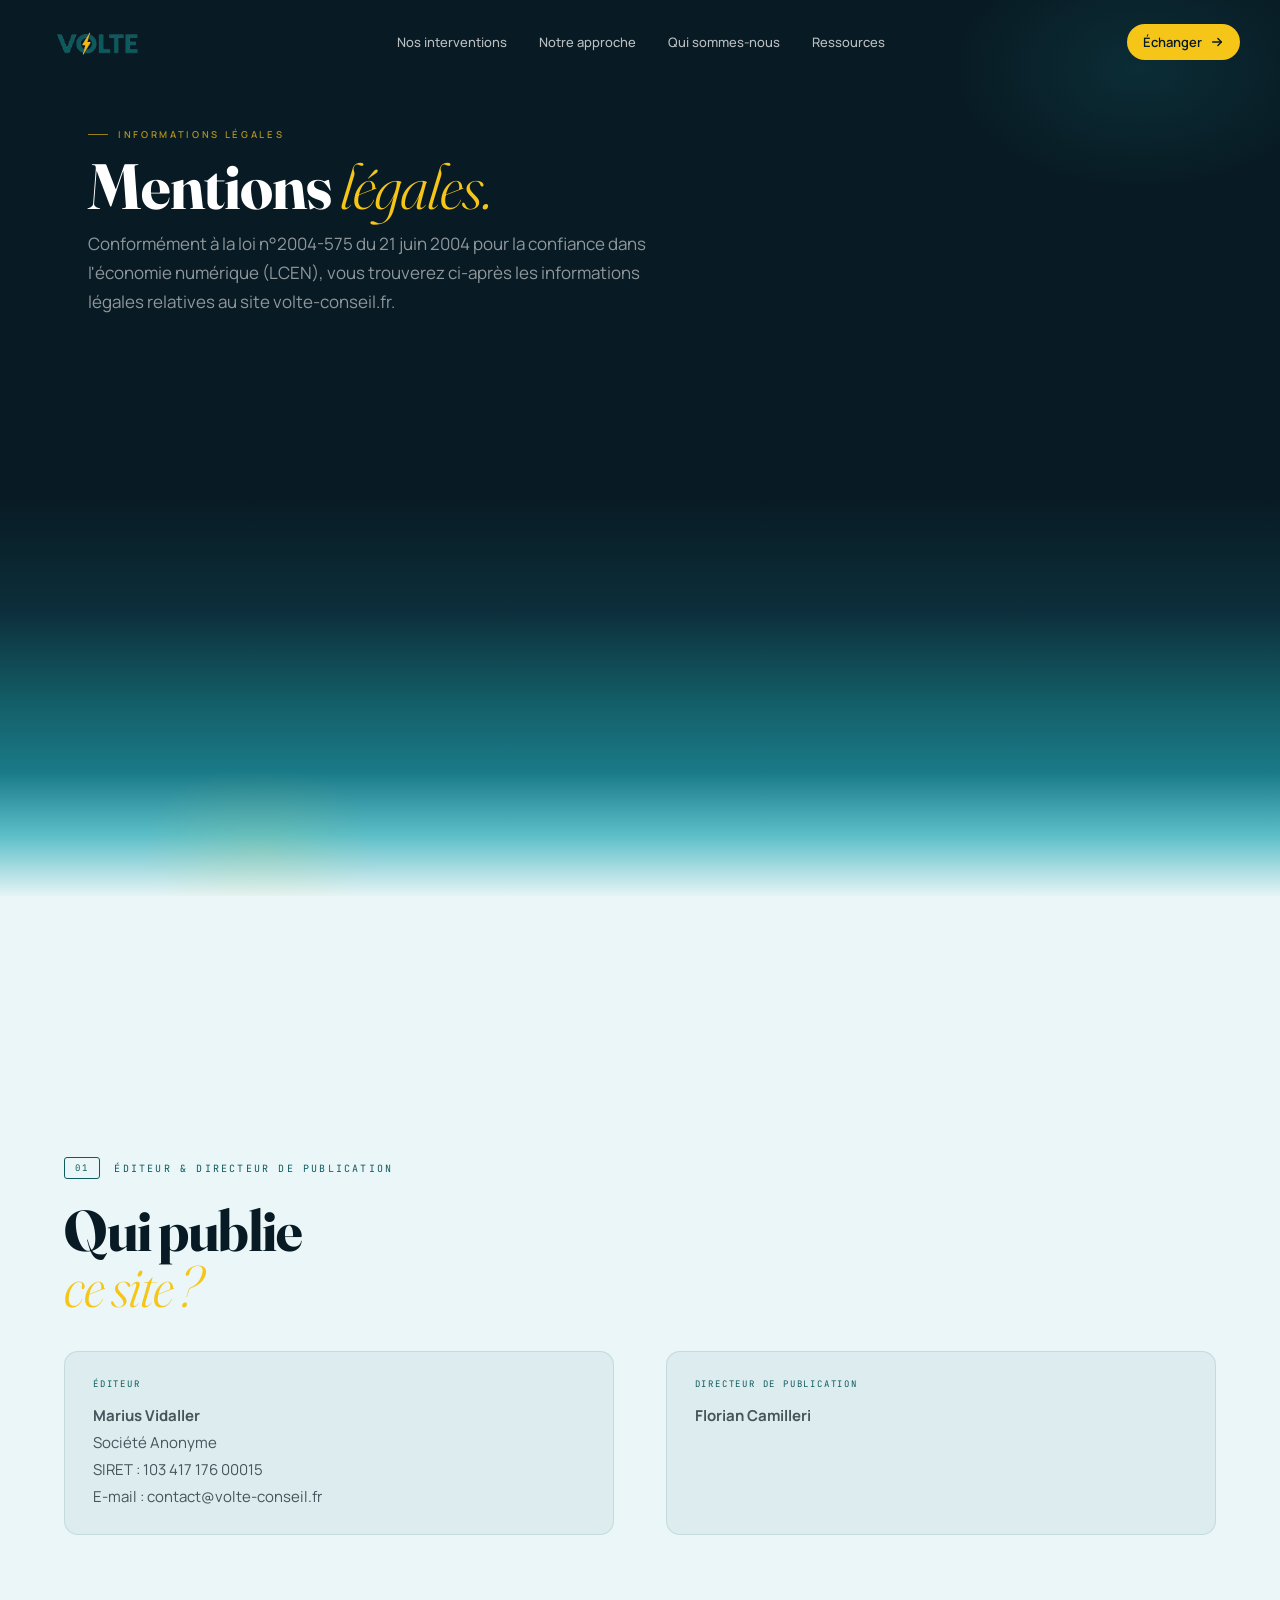
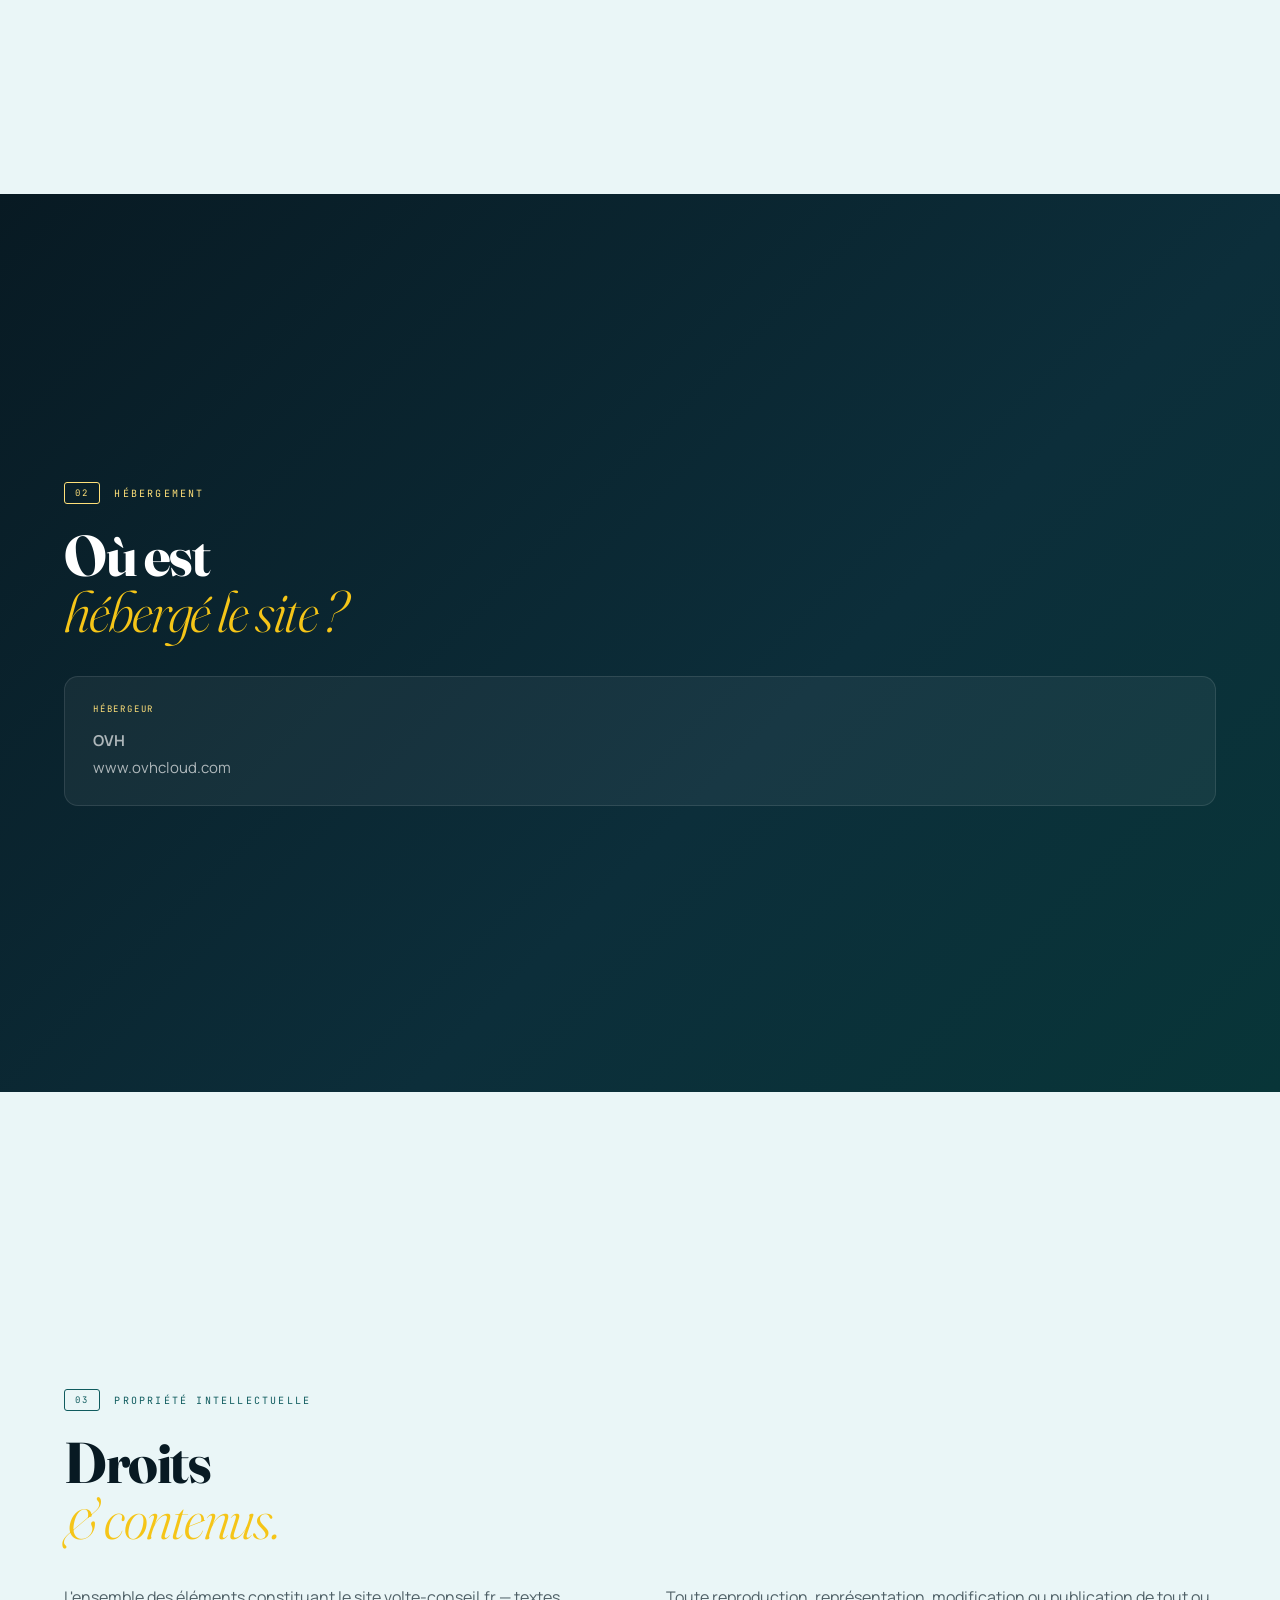
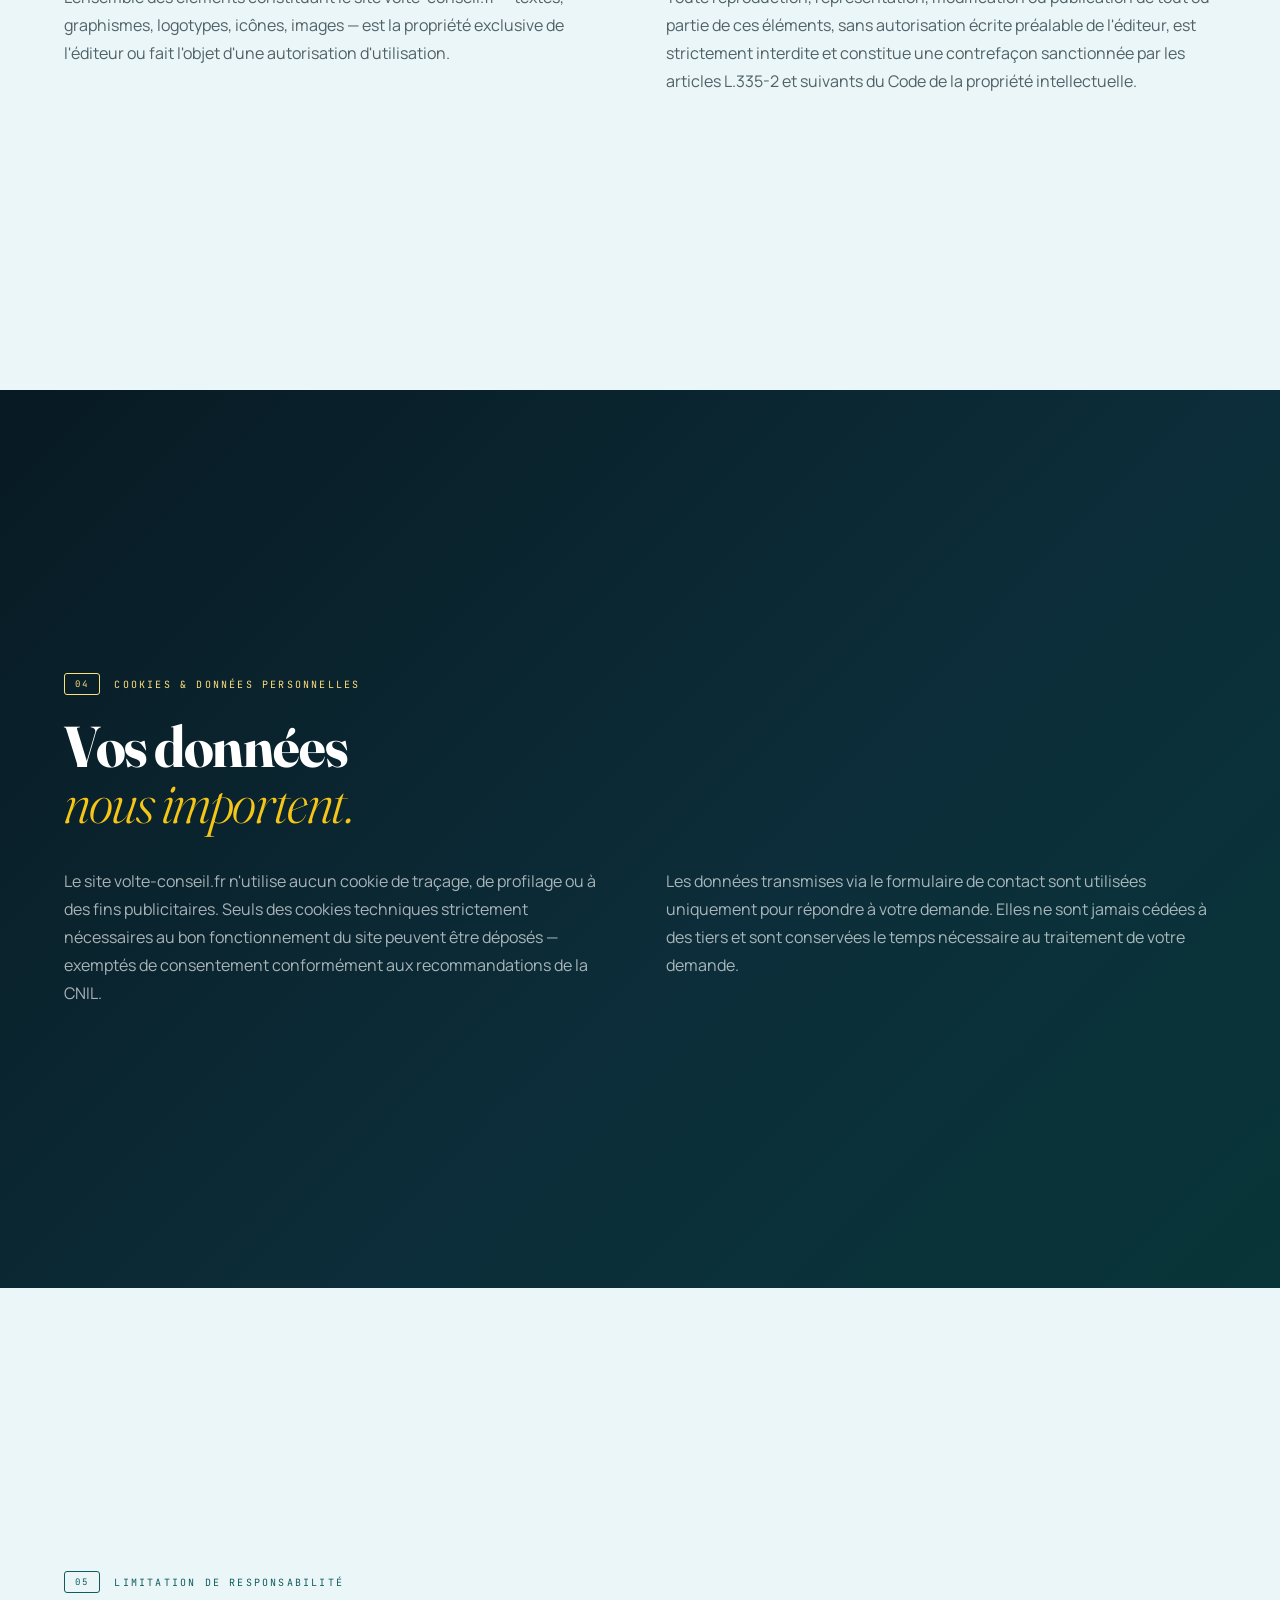
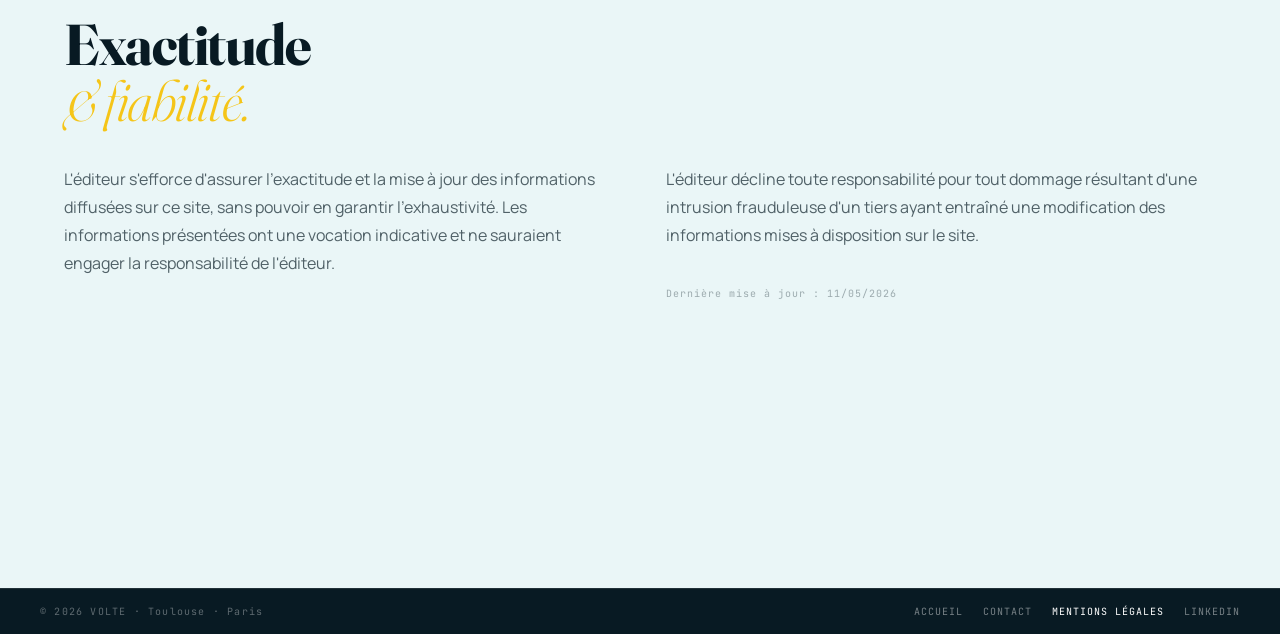
<file: mentions-legales.html>
﻿<!DOCTYPE html>
<html lang="fr">
<head>
  <meta charset="UTF-8">
  <meta name="viewport" content="width=device-width, initial-scale=1.0">
  <title>Mentions légales — VOLTE</title>
  <meta name="description" content="Mentions légales du site volte-conseil.fr — éditeur, hébergeur, propriété intellectuelle et politique de cookies.">
  <meta name="robots" content="noindex, follow">
  <link rel="canonical" href="https://volte-conseil.fr/mentions-legales.html">
  <link rel="icon" type="image/png" href="/favicon-96x96.png" sizes="96x96">
  <link rel="icon" type="image/svg+xml" href="/favicon.svg">
  <link rel="shortcut icon" href="/favicon.ico">
  <link rel="apple-touch-icon" sizes="180x180" href="/apple-touch-icon.png">
  <meta name="apple-mobile-web-app-title" content="VOLTE">
  <link rel="manifest" href="/site.webmanifest">
  <link rel="preload" as="font" type="font/woff2" crossorigin href="fonts/6NU58FyLNQOQZAnv9ZwNjucMHVn85Ni7emAe9lKqZTnbB-gzTK0K1ChjeveQ.woff2">
  <link rel="preload" as="font" type="font/woff2" crossorigin href="fonts/6NU78FyLNQOQZAnv9bYEvDiIdE9Ea92uemAk_WBq8U_9v0c2Wa0KxC9TeA.woff2">
  <link rel="preload" as="font" type="font/woff2" crossorigin href="fonts/xn7gYHE41ni1AdIRggexSg.woff2">
  <link rel="stylesheet" href="fonts.css">
  <link rel="stylesheet" href="styles.css">
<style>
/* ── SECTIONS LÉGALES ── */
.ml-section {
  height: 100vh;
  box-sizing: border-box;
  display: flex;
  align-items: center;
  position: relative;
  overflow: hidden;
}
.ml-section.light { background: var(--paper); color: var(--ink); }
.ml-section.dark  { background: linear-gradient(135deg, #081A23 0%, #0C2E3A 60%, #083538 100%); color: #fff; }

/* Contenu pleine largeur */
.ml-content {
  max-width: 1280px;
  margin: 0 auto;
  padding: 0 clamp(24px, 5vw, 80px);
  width: 100%;
}

/* Numéro + label */
.ml-eyebrow {
  display: flex;
  align-items: center;
  gap: 14px;
  font-family: var(--mono);
  font-size: 10px;
  letter-spacing: .22em;
  text-transform: uppercase;
  margin-bottom: 24px;
}
.ml-section.light .ml-eyebrow { color: var(--teal); }
.ml-section.dark  .ml-eyebrow { color: var(--bolt-soft); }
.ml-eyebrow-num {
  padding: 4px 10px;
  border-radius: 3px;
  border: 1px solid currentColor;
  font-size: 9px;
  flex-shrink: 0;
}

/* Titre */
.ml-h2 {
  font-family: var(--serif);
  font-size: clamp(30px, 4.5vw, 62px);
  font-weight: 700;
  line-height: .97;
  letter-spacing: -.025em;
  margin-bottom: 36px;
  font-variation-settings: "opsz" 96;
}
.ml-section.light .ml-h2 { color: var(--ink); }
.ml-section.dark  .ml-h2 { color: #fff; }
.ml-h2 em { font-style: italic; font-weight: 300; color: var(--bolt); }

/* Corps de texte */
.ml-body-text {
  display: grid;
  grid-template-columns: repeat(auto-fit, minmax(280px, 1fr));
  gap: clamp(24px, 4vw, 60px);
}
.ml-body-text p {
  font-size: clamp(14px, 1.3vw, 16px);
  line-height: 1.75;
  margin: 0;
}
.ml-section.light .ml-body-text p { color: rgba(8,26,35,.68); }
.ml-section.dark  .ml-body-text p { color: rgba(255,255,255,.65); }

/* Bloc infos éditeur */
.ml-card {
  padding: 24px 28px;
  border-radius: 14px;
  font-size: clamp(13px, 1.2vw, 15px);
  line-height: 1.8;
}
.ml-section.light .ml-card {
  background: rgba(19,93,102,.06);
  border: 1px solid rgba(19,93,102,.12);
  color: rgba(8,26,35,.72);
}
.ml-section.dark .ml-card {
  background: rgba(255,255,255,.05);
  border: 1px solid rgba(255,255,255,.1);
  color: rgba(255,255,255,.65);
}
.ml-card-label {
  font-family: var(--mono);
  font-size: 9px;
  letter-spacing: .2em;
  text-transform: uppercase;
  margin-bottom: 10px;
  display: block;
}
.ml-section.light .ml-card-label { color: var(--teal); }
.ml-section.dark  .ml-card-label { color: var(--bolt-soft); }

/* Placeholder à compléter */
.ml-ph {
  background: rgba(245,197,24,.2);
  border: 1px dashed rgba(245,197,24,.6);
  border-radius: 4px;
  padding: 1px 6px;
  font-family: var(--mono);
  font-size: 11px;
  color: #8a6a00;
}
.ml-section.dark .ml-ph { color: rgba(245,197,24,.9); }

/* Footer */
.ml-footer {
  background: #081A23;
  padding: 16px 40px;
  border-top: 1px solid rgba(255,255,255,.1);
  display: flex;
  justify-content: space-between;
  align-items: center;
  flex-wrap: wrap;
  gap: 12px;
}
.ml-footer span {
  font-family: var(--mono);
  font-size: 10px;
  letter-spacing: .12em;
  color: rgba(255,255,255,.35);
}
.ml-footer nav { display: flex; gap: 20px; flex-wrap: wrap; }
.ml-footer nav a {
  font-family: var(--mono);
  font-size: 10px;
  letter-spacing: .1em;
  text-transform: uppercase;
  color: rgba(255,255,255,.45);
  text-decoration: none;
  transition: color .2s;
}
.ml-footer nav a:hover { color: #fff; }
.ml-footer nav a.active { color: #fff; }

@media (max-width: 768px) {
  .ml-section > .ml-content { padding: 110px 24px 24px !important; box-sizing: border-box !important; }
  .ml-h2 { margin-bottom: 20px !important; }
  .ml-body-text { grid-template-columns: 1fr !important; gap: 16px !important; }
  .ml-card { padding: 16px 18px !important; font-size: 13px !important; }
}
</style>
<link rel="stylesheet" href="mobile.css"></head>
<body>

<!-- NAV -->
<nav class="nav" id="nav">
  <a class="nav-logo" href="index.html"><picture><source srcset="assets/Volte.webp" type="image/webp"><img src="assets/Volte.png" alt="VOLTE" class="nav-logo-img"></picture></a>
  <div class="nav-links">
    <a href="index.html#interventions">Nos interventions</a>
    <a href="index.html#approche">Notre approche</a>
    <a href="index.html#qui">Qui sommes-nous</a>
    <a href="index.html#ressources">Ressources</a>
  </div>
  <a class="nav-cta" href="contact.html">Échanger
    <svg width="14" height="14" viewBox="0 0 16 16" fill="none" stroke="currentColor" stroke-width="1.6" stroke-linecap="round" stroke-linejoin="round"><path d="M3 8h10"/><path d="M9 4l4 4-4 4"/></svg>
  </a>
  <button class="burger" id="burger" aria-label="Menu"><span></span><span></span><span></span></button>
</nav>
<div class="nav-mob" id="nav-mob">
  <a href="index.html#interventions">Nos interventions</a>
  <a href="index.html#approche">Notre approche</a>
  <a href="index.html#qui">Qui sommes-nous</a>
  <a href="index.html#ressources">Ressources</a>
  <a href="contact.html" class="nav-mob-cta">Échanger</a>
</div>

<!-- ═══ HERO ═══ -->
<section class="page-hero" style="height:100vh;box-sizing:border-box;position:relative;overflow:hidden;">
  <div class="ph-halo ph-h1"></div>
  <div class="ph-halo ph-h2"></div>
  <div class="page-hero-inner">
    <div class="ph-label reveal">Informations légales</div>
    <h1 class="ph-h1-txt reveal">Mentions <em>légales.</em></h1>
    <p class="ph-sub reveal">Conformément à la loi n°2004-575 du 21 juin 2004 pour la confiance dans l'économie numérique (LCEN), vous trouverez ci-après les informations légales relatives au site volte-conseil.fr.</p>
  </div>
</section>
<div class="transition-band"></div>

<!-- ═══ 01 · ÉDITEUR ═══ -->
<section class="ml-section light" id="editeur">
  <div class="ml-content">
    <div class="ml-eyebrow">
      <span class="ml-eyebrow-num">01</span>
      Éditeur &amp; directeur de publication
    </div>
    <h2 class="ml-h2">Qui publie<br><em>ce site ?</em></h2>
    <div class="ml-body-text">
      <div class="ml-card">
        <span class="ml-card-label">Éditeur</span>
        <strong>Marius Vidaller</strong><br>
        Société Anonyme<br>
        SIRET : 103 417 176 00015<br>
        E-mail : contact@volte-conseil.fr
      </div>
      <div class="ml-card">
        <span class="ml-card-label">Directeur de publication</span>
        <strong>Florian Camilleri</strong>
      </div>
    </div>
  </div>
</section>

<!-- ═══ 02 · HÉBERGEUR ═══ -->
<section class="ml-section dark" id="hebergeur">
  <div class="ml-content">
    <div class="ml-eyebrow">
      <span class="ml-eyebrow-num">02</span>
      Hébergement
    </div>
    <h2 class="ml-h2">Où est<br><em>hébergé le site ?</em></h2>
    <div class="ml-body-text">
      <div class="ml-card">
        <span class="ml-card-label">Hébergeur</span>
        <strong>OVH</strong><br>
        www.ovhcloud.com
      </div>
    </div>
  </div>
</section>

<!-- ═══ 03 · PROPRIÉTÉ INTELLECTUELLE ═══ -->
<section class="ml-section light" id="propriete">
  <div class="ml-content">
    <div class="ml-eyebrow">
      <span class="ml-eyebrow-num">03</span>
      Propriété intellectuelle
    </div>
    <h2 class="ml-h2">Droits<br><em>&amp; contenus.</em></h2>
    <div class="ml-body-text">
      <p>L'ensemble des éléments constituant le site volte-conseil.fr — textes, graphismes, logotypes, icônes, images — est la propriété exclusive de l'éditeur ou fait l'objet d'une autorisation d'utilisation.</p>
      <p>Toute reproduction, représentation, modification ou publication de tout ou partie de ces éléments, sans autorisation écrite préalable de l'éditeur, est strictement interdite et constitue une contrefaçon sanctionnée par les articles L.335-2 et suivants du Code de la propriété intellectuelle.</p>
    </div>
  </div>
</section>

<!-- ═══ 04 · COOKIES ═══ -->
<section class="ml-section dark" id="cookies">
  <div class="ml-content">
    <div class="ml-eyebrow">
      <span class="ml-eyebrow-num">04</span>
      Cookies &amp; données personnelles
    </div>
    <h2 class="ml-h2">Vos données<br><em>nous importent.</em></h2>
    <div class="ml-body-text">
      <p>Le site volte-conseil.fr n'utilise aucun cookie de traçage, de profilage ou à des fins publicitaires. Seuls des cookies techniques strictement nécessaires au bon fonctionnement du site peuvent être déposés — exemptés de consentement conformément aux recommandations de la CNIL.</p>
      <p>Les données transmises via le formulaire de contact sont utilisées uniquement pour répondre à votre demande. Elles ne sont jamais cédées à des tiers et sont conservées le temps nécessaire au traitement de votre demande.</p>
    </div>
  </div>
</section>

<!-- ═══ 05 · RESPONSABILITÉ ═══ -->
<section class="ml-section light" id="responsabilite">
  <div class="ml-content">
    <div class="ml-eyebrow">
      <span class="ml-eyebrow-num">05</span>
      Limitation de responsabilité
    </div>
    <h2 class="ml-h2">Exactitude<br><em>&amp; fiabilité.</em></h2>
    <div class="ml-body-text">
      <p>L'éditeur s'efforce d'assurer l'exactitude et la mise à jour des informations diffusées sur ce site, sans pouvoir en garantir l'exhaustivité. Les informations présentées ont une vocation indicative et ne sauraient engager la responsabilité de l'éditeur.</p>
      <p>L'éditeur décline toute responsabilité pour tout dommage résultant d'une intrusion frauduleuse d'un tiers ayant entraîné une modification des informations mises à disposition sur le site.<br><br>
      <span style="font-family:var(--mono);font-size:10px;letter-spacing:.1em;opacity:.5;">Dernière mise à jour : 11/05/2026</span></p>
    </div>
  </div>
</section>

<!-- FOOTER -->
<footer class="ml-footer footer-mini">
  <span>© 2026 VOLTE · Toulouse · Paris</span>
  <nav>
    <a href="index.html">Accueil</a>
    <a href="contact.html">Contact</a>
    <a href="mentions-legales.html" class="active">Mentions légales</a>
    <a href="#" onclick="return false;">LinkedIn</a>
  </nav>
</footer>

<script>
</script>
<script src="main.js"></script>

</body>
</html>
</file>
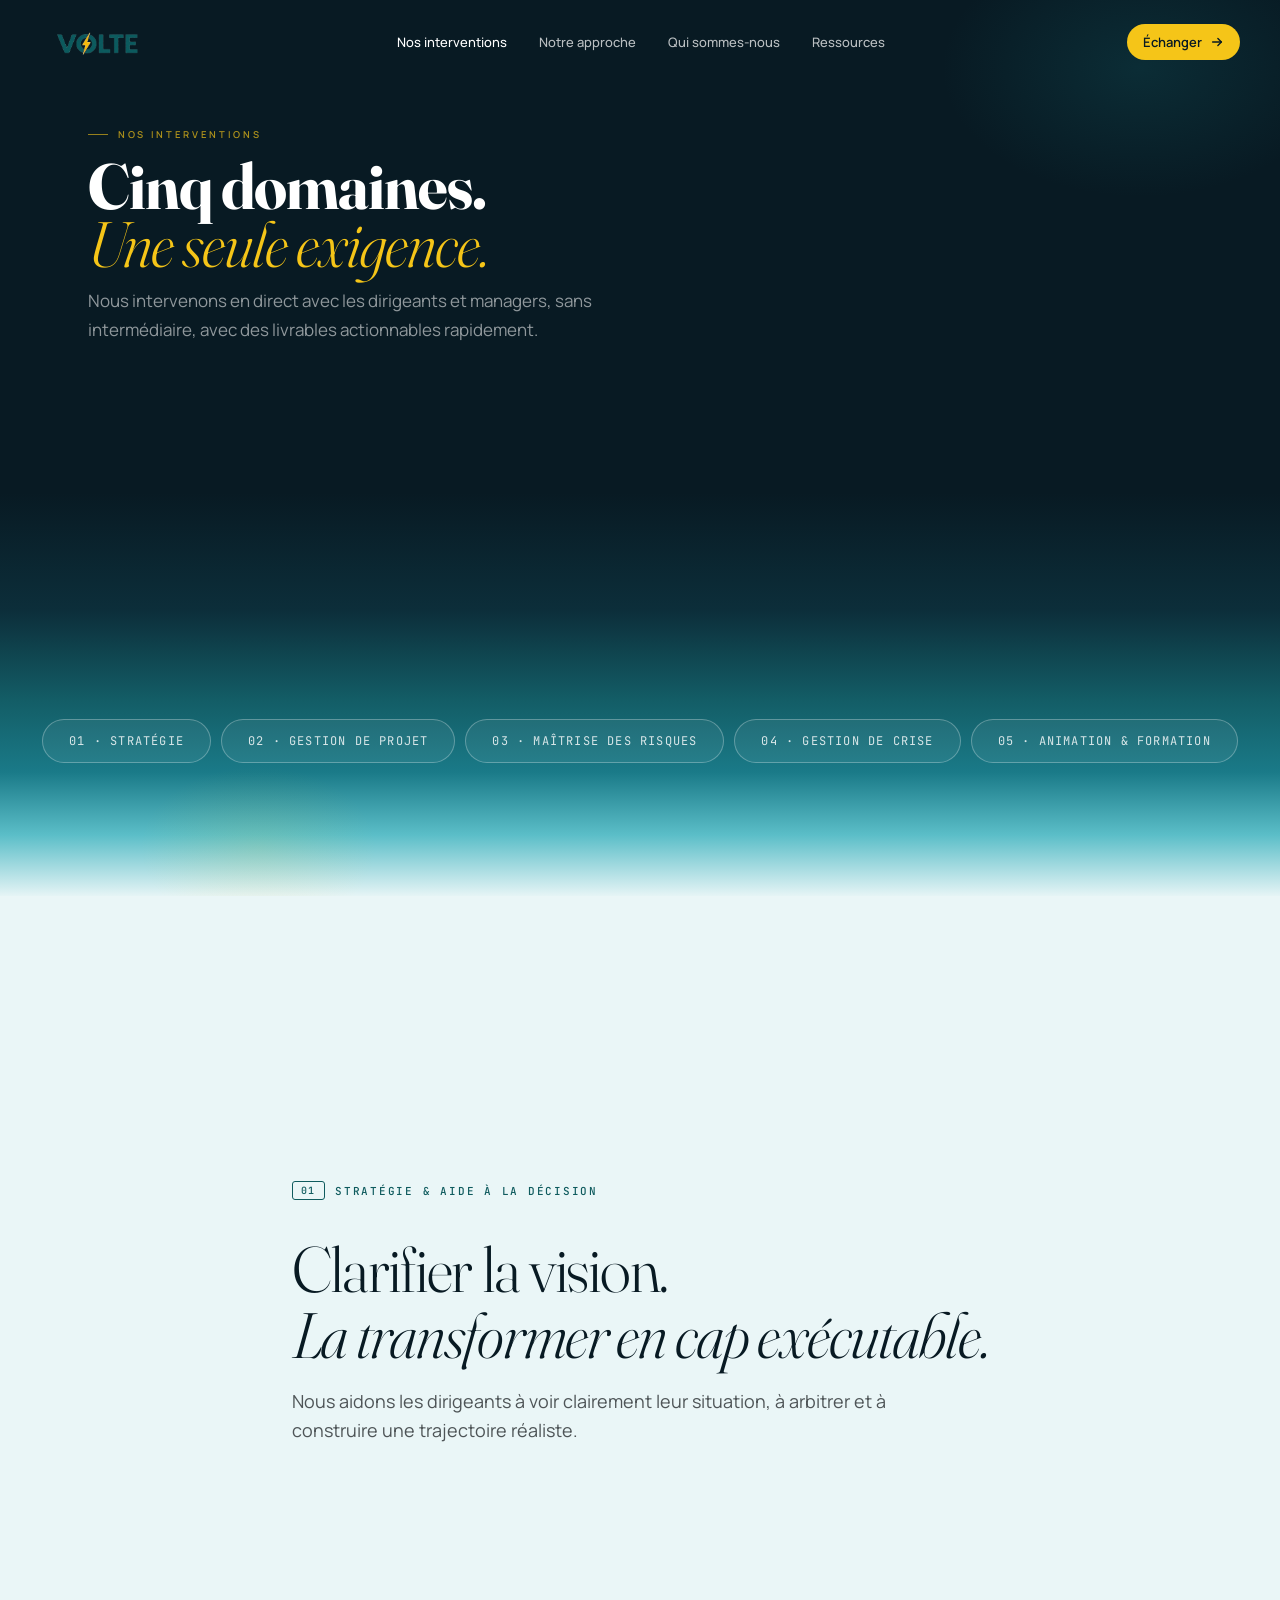
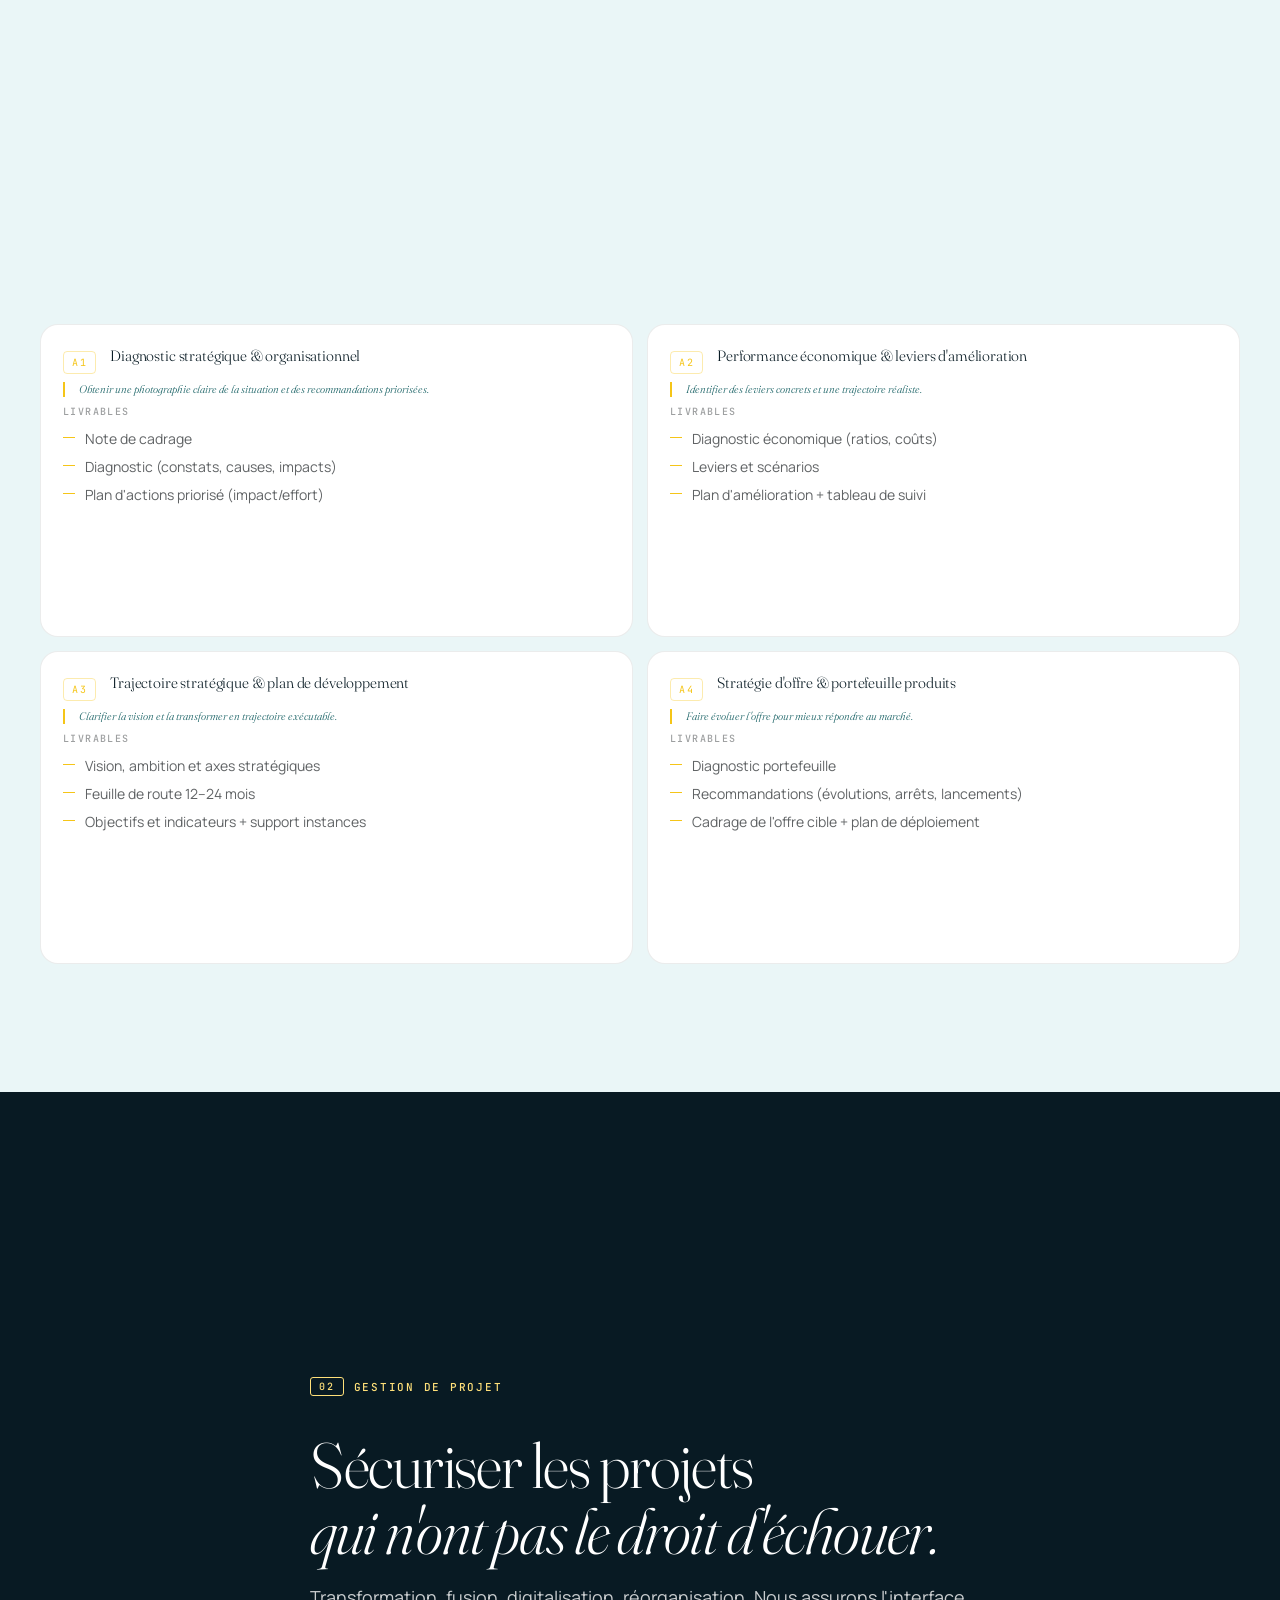
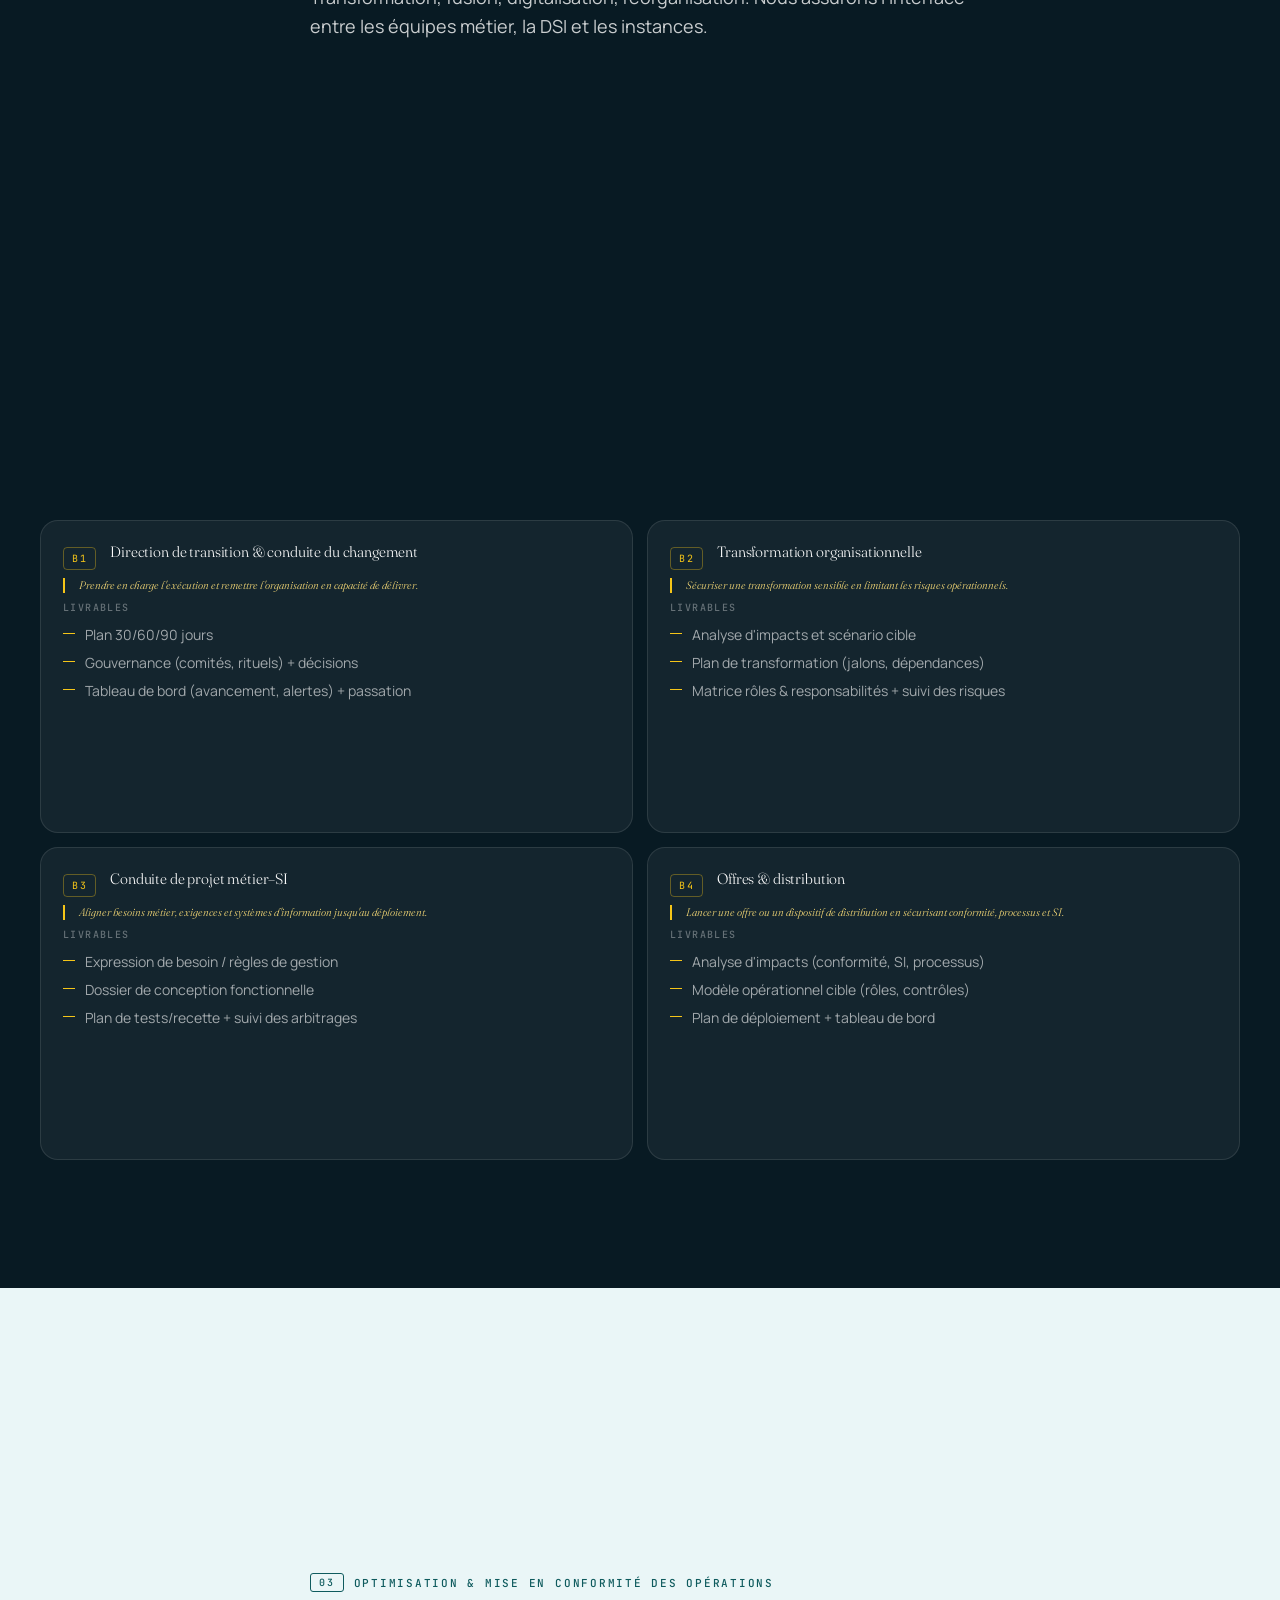
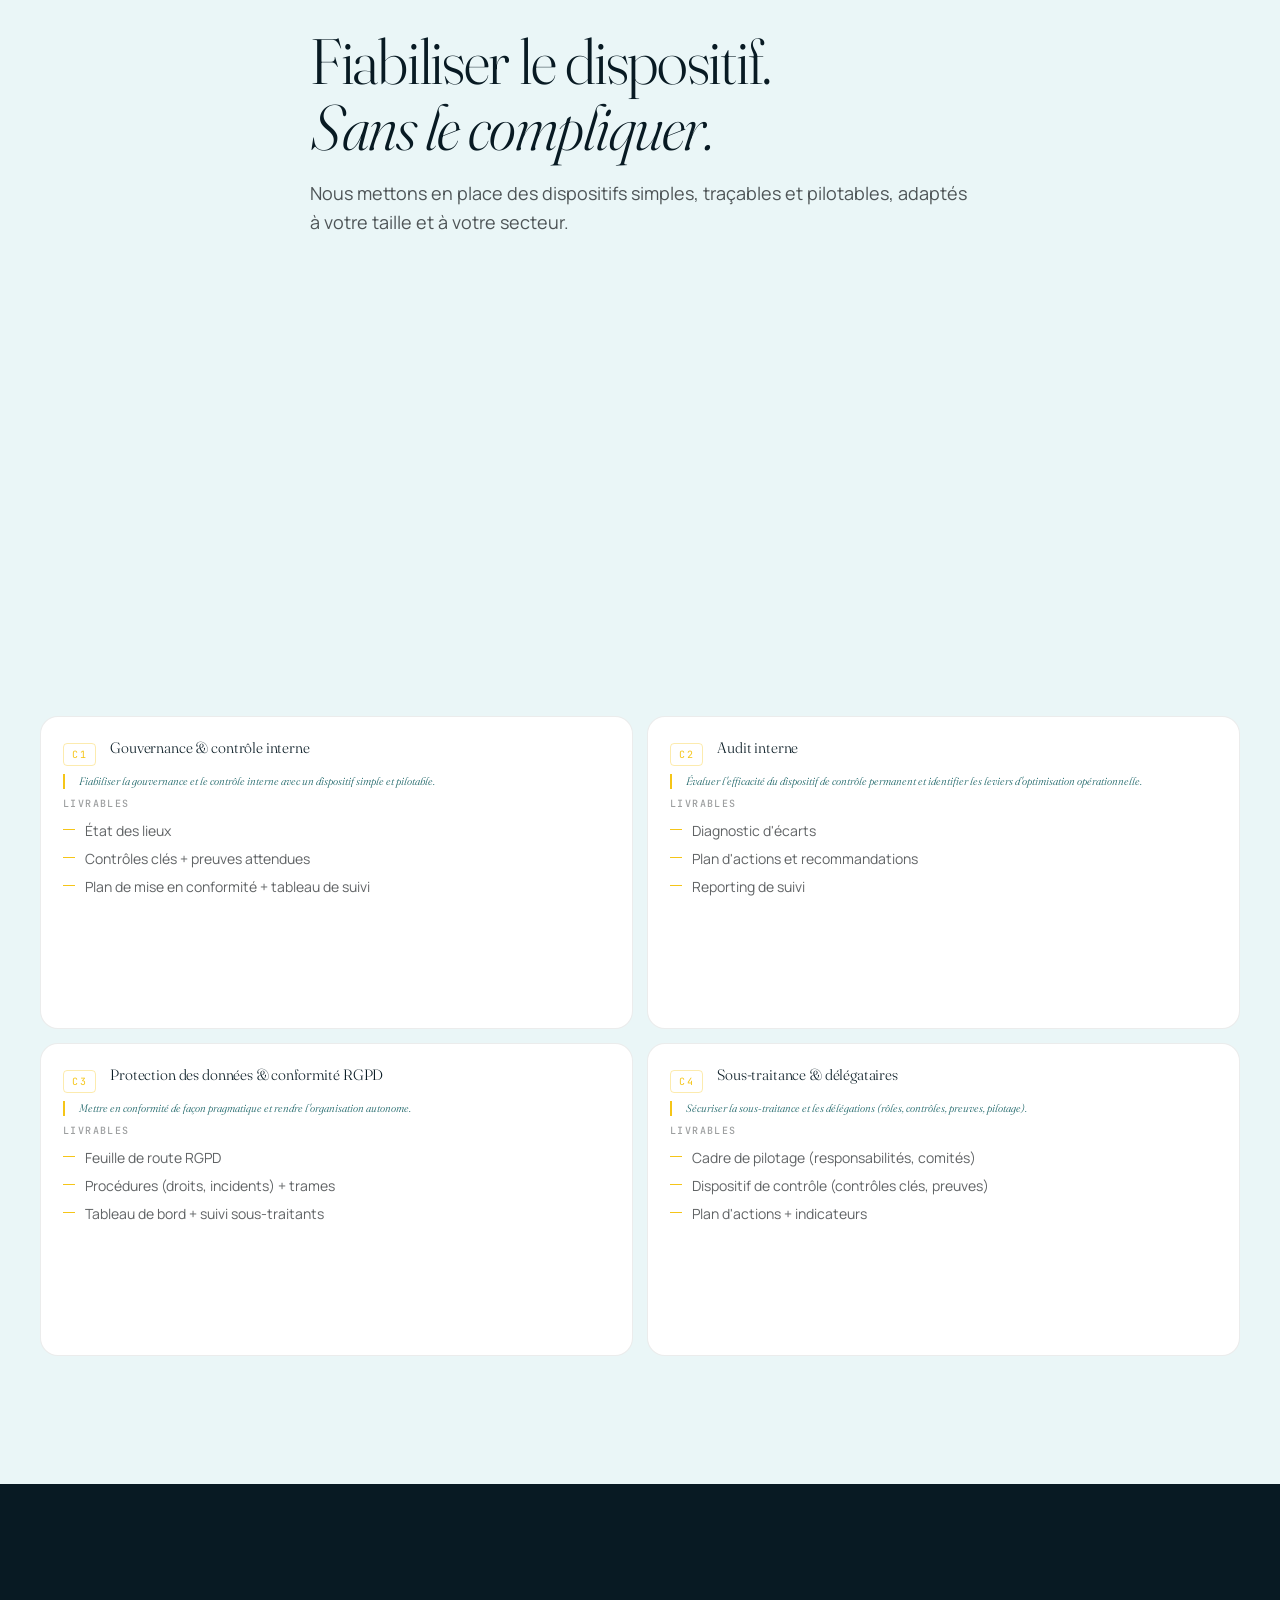
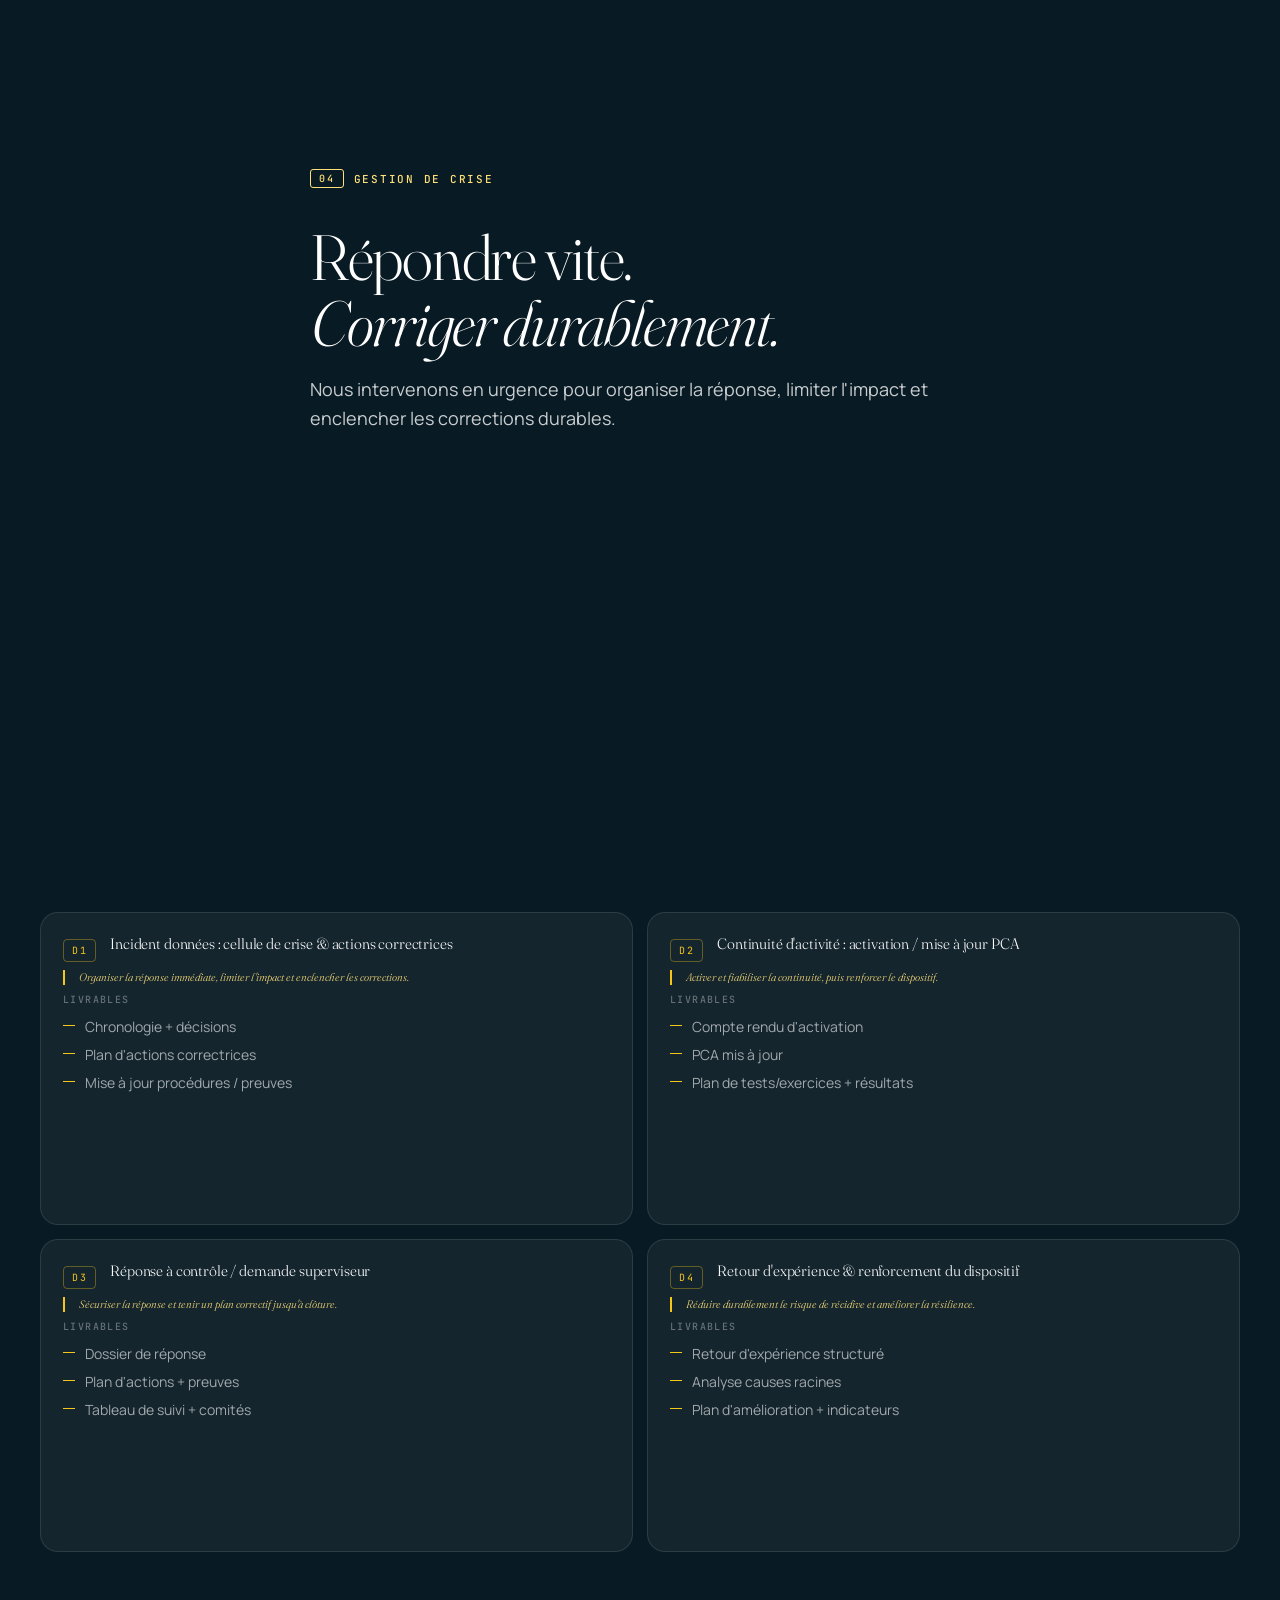
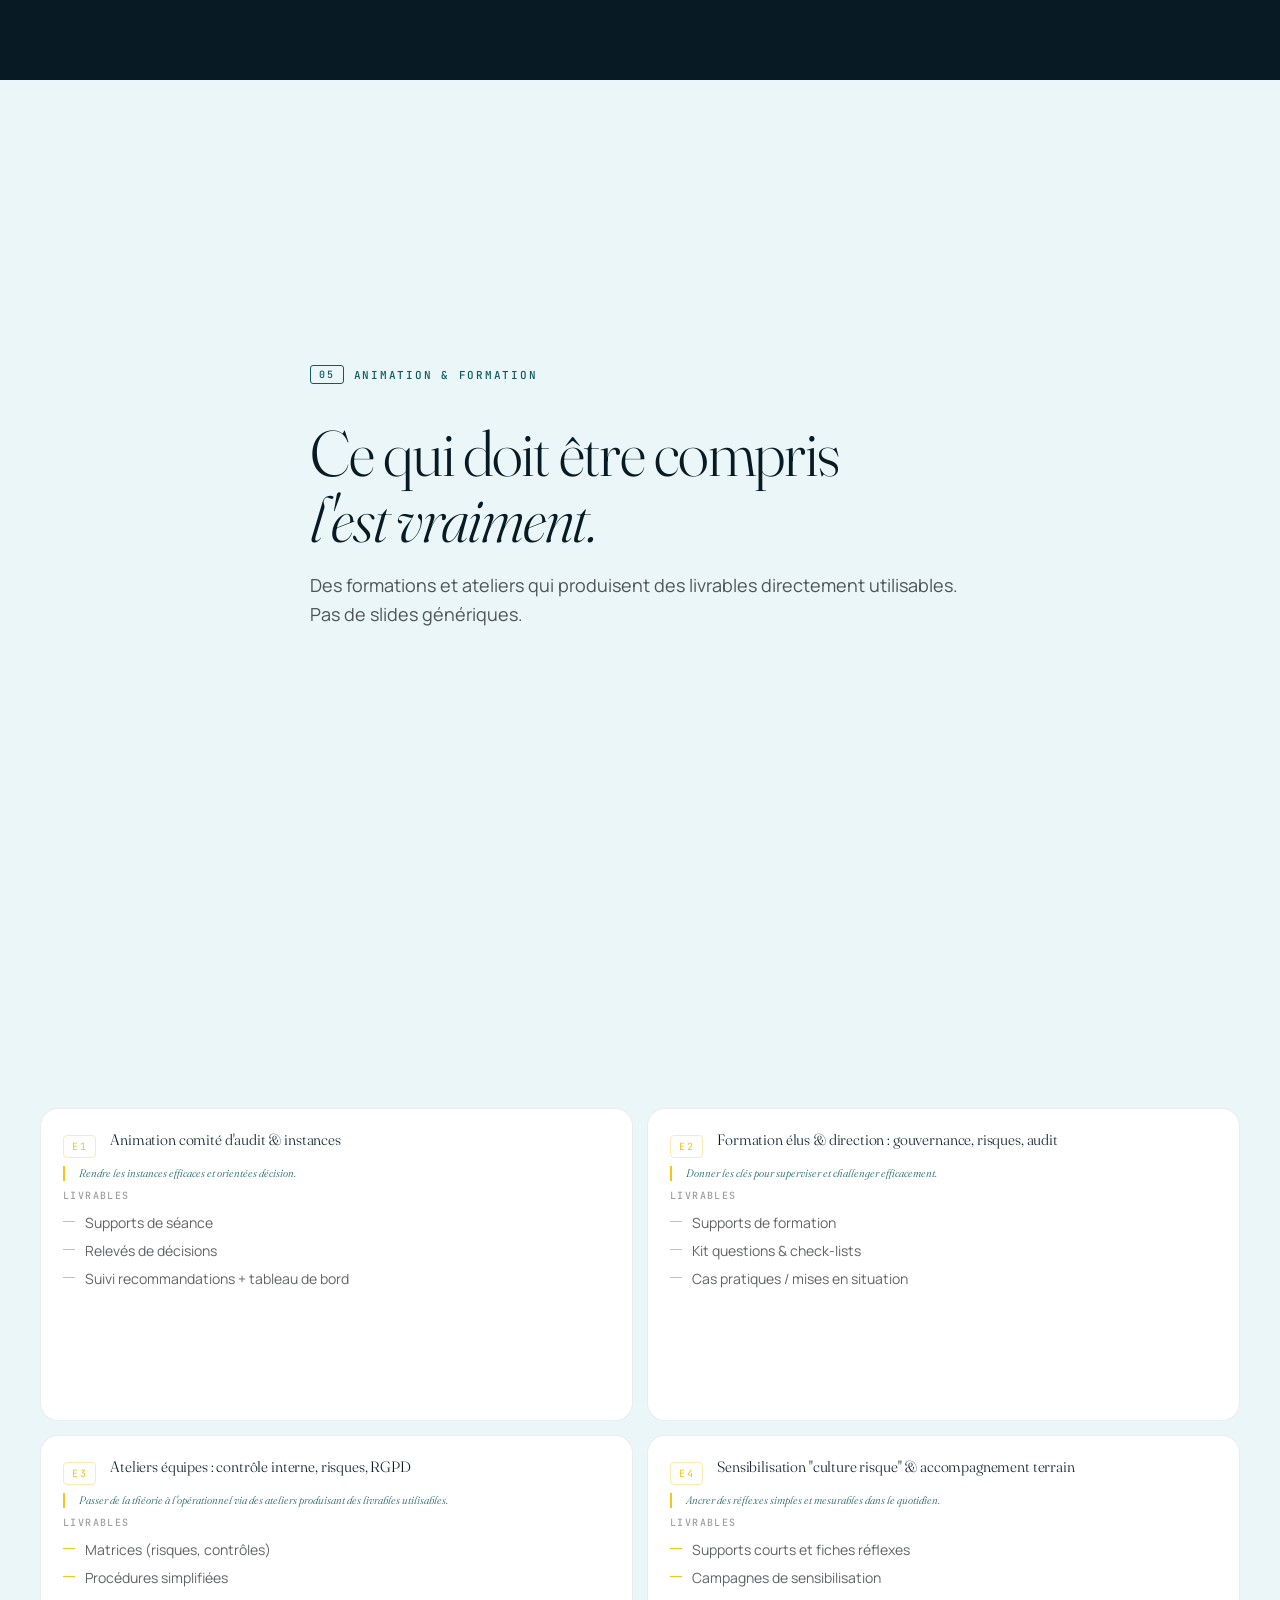
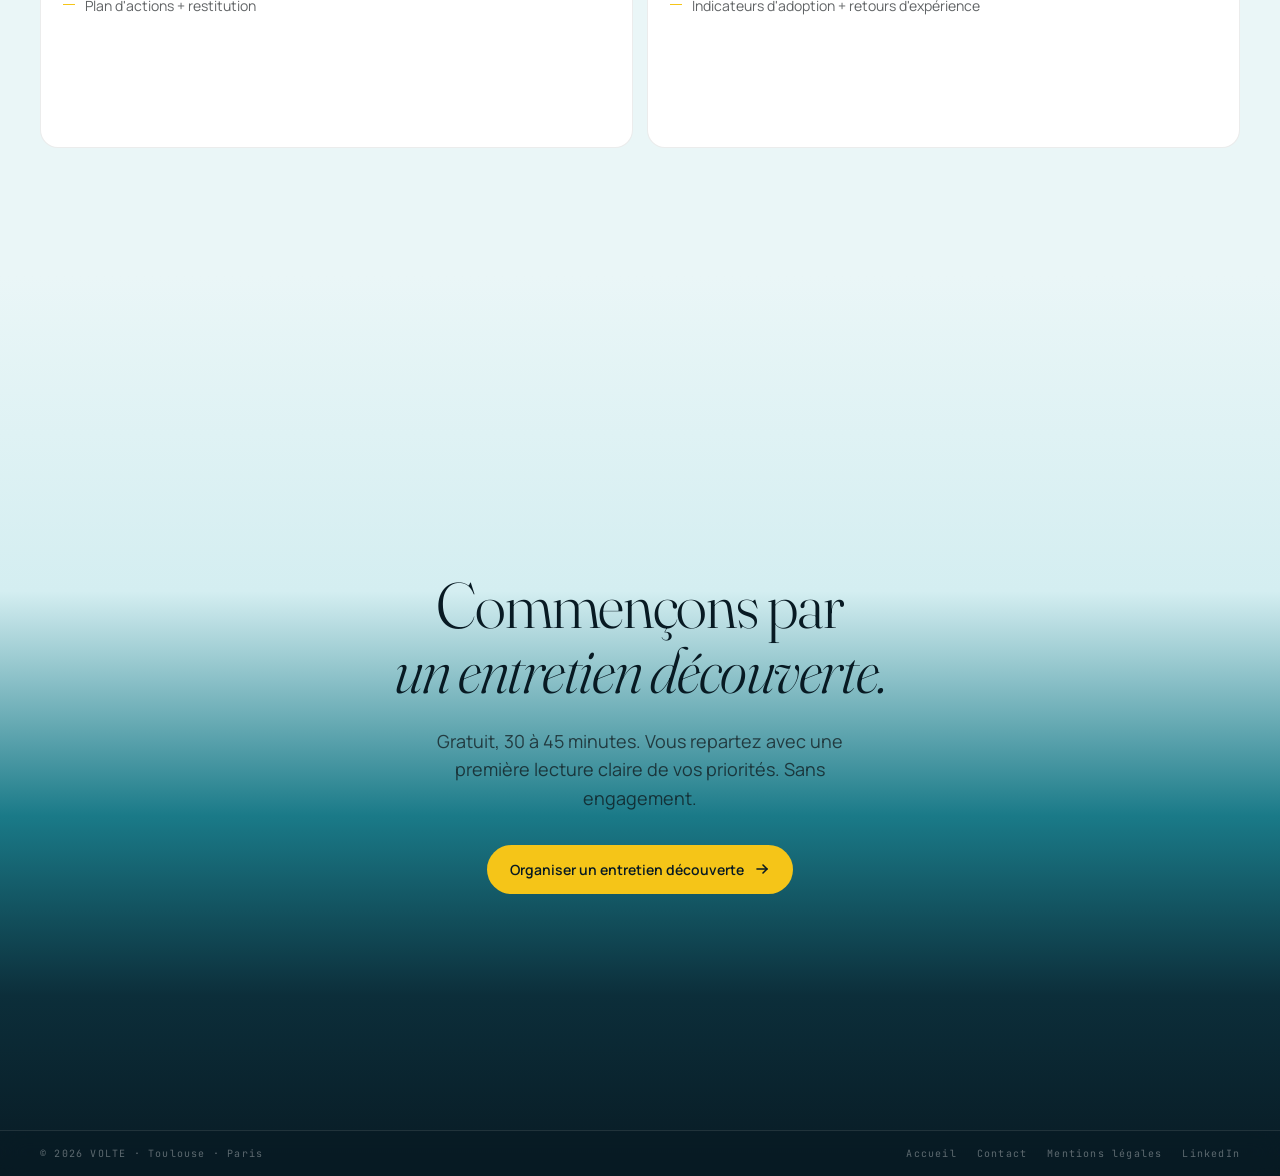
<file: nos-interventions.html>
﻿<!DOCTYPE html>
<html lang="fr">
<head>
  <meta charset="UTF-8">
  <meta name="viewport" content="width=device-width, initial-scale=1.0">
  <title>Nos interventions · Conseil mutuelle, audit, conformité & gestion de crise — VOLTE</title>
  <meta name="description" content="Cinq domaines d'intervention : stratégie, pilotage de projets, conformité & audit, gestion de crise, formation. Conseil mutuelle, contrôle interne, RGPD. Toulouse · Paris.">
  <meta name="keywords" content="conseil mutuelle, audit mutuelle, conformité réglementaire assurance, contrôle interne, gouvernance mutuelle, RGPD mutuelle, pilotage de projet SI, gestion de crise, transformation organisationnelle, formation gouvernance risques, accompagnement projet, direction de transition, sous-traitance délégataires">
  <meta name="robots" content="index, follow">
  <link rel="canonical" href="https://volte-conseil.fr/nos-interventions.html">
  <meta property="og:type" content="website">
  <meta property="og:url" content="https://volte-conseil.fr/nos-interventions.html">
  <meta property="og:site_name" content="VOLTE">
  <meta property="og:locale" content="fr_FR">
  <meta property="og:title" content="Nos interventions · Conseil mutuelle, audit, conformité & gestion de crise — VOLTE">
  <meta property="og:description" content="Cinq domaines d'intervention : stratégie, pilotage de projets, conformité & audit, gestion de crise, formation. Conseil mutuelle et entreprises. Toulouse · Paris.">
  <meta property="og:image" content="https://volte-conseil.fr/assets/Volte.png">
  <meta name="twitter:card" content="summary_large_image">
  <meta name="twitter:title" content="Nos interventions · Conseil mutuelle, audit, conformité & gestion de crise — VOLTE">
  <meta name="twitter:description" content="Cinq domaines d'intervention : stratégie, pilotage de projets, conformité & audit, gestion de crise, formation. Toulouse · Paris.">
  <meta name="twitter:image" content="https://volte-conseil.fr/assets/Volte.png">
  <link rel="icon" type="image/png" href="/favicon-96x96.png" sizes="96x96">
  <link rel="icon" type="image/svg+xml" href="/favicon.svg">
  <link rel="shortcut icon" href="/favicon.ico">
  <link rel="apple-touch-icon" sizes="180x180" href="/apple-touch-icon.png">
  <meta name="apple-mobile-web-app-title" content="VOLTE">
  <link rel="manifest" href="/site.webmanifest">
  <link rel="preload" as="font" type="font/woff2" crossorigin href="fonts/6NU58FyLNQOQZAnv9ZwNjucMHVn85Ni7emAe9lKqZTnbB-gzTK0K1ChjeveQ.woff2">
  <link rel="preload" as="font" type="font/woff2" crossorigin href="fonts/6NU78FyLNQOQZAnv9bYEvDiIdE9Ea92uemAk_WBq8U_9v0c2Wa0KxC9TeA.woff2">
  <link rel="preload" as="font" type="font/woff2" crossorigin href="fonts/xn7gYHE41ni1AdIRggexSg.woff2">
  <link rel="stylesheet" href="fonts.css">
  <link rel="stylesheet" href="styles.css">
  <link rel="stylesheet" href="interventions.css">
<style>
.domain-pill { white-space: nowrap; flex-shrink: 0; }
</style>
<link rel="stylesheet" href="mobile.css"></head>
<body>

<nav class="nav" id="nav">
  <a class="nav-logo" href="index.html"><picture><source srcset="assets/Volte.webp" type="image/webp"><img src="assets/Volte.png" alt="VOLTE" class="nav-logo-img"></picture></a>
  <div class="nav-links">
    <a href="nos-interventions.html" style="color:#fff">Nos interventions</a>
    <a href="index.html#approche">Notre approche</a>
    <a href="index.html#qui">Qui sommes-nous</a>
    <a href="index.html#ressources">Ressources</a>
  </div>
  <a class="nav-cta" href="contact.html">Échanger
    <svg width="14" height="14" viewBox="0 0 16 16" fill="none" stroke="currentColor" stroke-width="1.6" stroke-linecap="round" stroke-linejoin="round"><path d="M3 8h10"/><path d="M9 4l4 4-4 4"/></svg>
  </a>
  <button class="burger" id="burger" aria-label="Menu"><span></span><span></span><span></span></button>
</nav>
<div class="nav-mob" id="nav-mob">
  <a href="nos-interventions.html">Nos interventions</a>
  <a href="index.html#approche">Notre approche</a>
  <a href="index.html#qui">Qui sommes-nous</a>
  <a href="index.html#ressources">Ressources</a>
  <a href="contact.html" class="nav-mob-cta">Échanger</a>
</div>

<!-- PAGE HERO -->
<section class="page-hero" style="height:100vh;box-sizing:border-box;position:relative;overflow:hidden;">
  <div class="ph-halo ph-h1"></div>
  <div class="ph-halo ph-h2"></div>
  <div class="page-hero-inner">
    <div class="ph-label reveal">Nos interventions</div>
    <h1 class="ph-h1-txt reveal">Cinq domaines.<br><em>Une seule exigence.</em></h1>
    <p class="ph-sub reveal">Nous intervenons en direct avec les dirigeants et managers, sans intermédiaire, avec des livrables actionnables rapidement.</p>
  </div>
<div style="position:absolute;bottom:135px;left:0;right:0;display:flex;gap:10px;justify-content:center;flex-wrap:nowrap;padding:0 24px;z-index:3;">
    <a href="#strategie"  class="domain-pill" style="display:inline-flex;align-items:center;padding:13px 26px;border-radius:999px;border:1px solid rgba(255,255,255,.28);background:rgba(255,255,255,.06);font-family:var(--mono);font-size:12px;letter-spacing:.1em;text-transform:uppercase;color:rgba(255,255,255,.82);white-space:nowrap;transition:background .2s,border-color .2s,color .2s;" onmouseover="this.style.background='rgba(245,197,24,.18)';this.style.borderColor='rgba(245,197,24,.55)';this.style.color='#f5c518'" onmouseout="this.style.background='rgba(255,255,255,.06)';this.style.borderColor='rgba(255,255,255,.28)';this.style.color='rgba(255,255,255,.82)'">01 · Stratégie</a>
    <a href="#pilotage"   class="domain-pill" style="display:inline-flex;align-items:center;padding:13px 26px;border-radius:999px;border:1px solid rgba(255,255,255,.28);background:rgba(255,255,255,.06);font-family:var(--mono);font-size:12px;letter-spacing:.1em;text-transform:uppercase;color:rgba(255,255,255,.82);white-space:nowrap;transition:background .2s,border-color .2s,color .2s;" onmouseover="this.style.background='rgba(245,197,24,.18)';this.style.borderColor='rgba(245,197,24,.55)';this.style.color='#f5c518'" onmouseout="this.style.background='rgba(255,255,255,.06)';this.style.borderColor='rgba(255,255,255,.28)';this.style.color='rgba(255,255,255,.82)'">02 · Gestion de projet</a>
    <a href="#conformite" class="domain-pill" style="display:inline-flex;align-items:center;padding:13px 26px;border-radius:999px;border:1px solid rgba(255,255,255,.28);background:rgba(255,255,255,.06);font-family:var(--mono);font-size:12px;letter-spacing:.1em;text-transform:uppercase;color:rgba(255,255,255,.82);white-space:nowrap;transition:background .2s,border-color .2s,color .2s;" onmouseover="this.style.background='rgba(245,197,24,.18)';this.style.borderColor='rgba(245,197,24,.55)';this.style.color='#f5c518'" onmouseout="this.style.background='rgba(255,255,255,.06)';this.style.borderColor='rgba(255,255,255,.28)';this.style.color='rgba(255,255,255,.82)'">03 · Maîtrise des risques</a>
    <a href="#crise"      class="domain-pill" style="display:inline-flex;align-items:center;padding:13px 26px;border-radius:999px;border:1px solid rgba(255,255,255,.28);background:rgba(255,255,255,.06);font-family:var(--mono);font-size:12px;letter-spacing:.1em;text-transform:uppercase;color:rgba(255,255,255,.82);white-space:nowrap;transition:background .2s,border-color .2s,color .2s;" onmouseover="this.style.background='rgba(245,197,24,.18)';this.style.borderColor='rgba(245,197,24,.55)';this.style.color='#f5c518'" onmouseout="this.style.background='rgba(255,255,255,.06)';this.style.borderColor='rgba(255,255,255,.28)';this.style.color='rgba(255,255,255,.82)'">04 · Gestion de crise</a>
    <a href="#formation"  class="domain-pill" style="display:inline-flex;align-items:center;padding:13px 26px;border-radius:999px;border:1px solid rgba(255,255,255,.28);background:rgba(255,255,255,.06);font-family:var(--mono);font-size:12px;letter-spacing:.1em;text-transform:uppercase;color:rgba(255,255,255,.82);white-space:nowrap;transition:background .2s,border-color .2s,color .2s;" onmouseover="this.style.background='rgba(245,197,24,.18)';this.style.borderColor='rgba(245,197,24,.55)';this.style.color='#f5c518'" onmouseout="this.style.background='rgba(255,255,255,.06)';this.style.borderColor='rgba(255,255,255,.28)';this.style.color='rgba(255,255,255,.82)'">05 · Animation &amp; formation</a>
  </div>
</section>
<div class="transition-band"></div>




<!-- ═══ 01 STRATEGIE TITRE ═══ -->
<section class="domain-section" id="strategie" style="height:100vh;box-sizing:border-box;display:flex;align-items:center;">
  <div class="container">
    <div class="domain-header reveal">
      <div class="eyebrow"><span class="eyebrow-num">01</span> Stratégie &amp; aide à la décision</div>
      <h2 class="title">Clarifier la vision.<br><em>La transformer en cap exécutable.</em></h2>
      <p class="lead">Nous aidons les dirigeants à voir clairement leur situation, à arbitrer et à construire une trajectoire réaliste.</p>
    </div>
  </div>
</section>

<!-- ═══ 01 STRATEGIE DÉTAIL ═══ -->
<section class="domain-section" id="strategie-detail" style="height:100vh;box-sizing:border-box;display:flex;align-items:center;overflow:hidden;">
  <div class="container" style="width:100%;">
    <div style="display:grid;grid-template-columns:repeat(2,1fr);gap:14px;height:calc(100vh - 260px);grid-template-rows:repeat(2,1fr);">
      <div class="sous-offre" style="display:flex;flex-direction:column;gap:8px;overflow:hidden;">
        <div class="so-header">
          <div class="so-num">A1</div>
          <h3 style="font-size:clamp(13px,1.2vw,15px);line-height:1.25;">Diagnostic stratégique &amp; organisationnel</h3>
        </div>
        <p class="so-promise" style="font-size:11px;line-height:1.4;">Obtenir une photographie claire de la situation et des recommandations priorisées.</p>
        <div class="so-livrables">
          <div class="so-lbl">Livrables</div>
          <ul style="font-size:11px;"><li>Note de cadrage</li><li>Diagnostic (constats, causes, impacts)</li><li>Plan d'actions priorisé (impact/effort)</li></ul>
        </div>
      </div><div class="sous-offre" style="display:flex;flex-direction:column;gap:8px;overflow:hidden;">
        <div class="so-header">
          <div class="so-num">A2</div>
          <h3 style="font-size:clamp(13px,1.2vw,15px);line-height:1.25;">Performance économique &amp; leviers d'amélioration</h3>
        </div>
        <p class="so-promise" style="font-size:11px;line-height:1.4;">Identifier des leviers concrets et une trajectoire réaliste.</p>
        <div class="so-livrables">
          <div class="so-lbl">Livrables</div>
          <ul style="font-size:11px;"><li>Diagnostic économique (ratios, coûts)</li><li>Leviers et scénarios</li><li>Plan d'amélioration + tableau de suivi</li></ul>
        </div>
      </div><div class="sous-offre" style="display:flex;flex-direction:column;gap:8px;overflow:hidden;">
        <div class="so-header">
          <div class="so-num">A3</div>
          <h3 style="font-size:clamp(13px,1.2vw,15px);line-height:1.25;">Trajectoire stratégique &amp; plan de développement</h3>
        </div>
        <p class="so-promise" style="font-size:11px;line-height:1.4;">Clarifier la vision et la transformer en trajectoire exécutable.</p>
        <div class="so-livrables">
          <div class="so-lbl">Livrables</div>
          <ul style="font-size:11px;"><li>Vision, ambition et axes stratégiques</li><li>Feuille de route 12–24 mois</li><li>Objectifs et indicateurs + support instances</li></ul>
        </div>
      </div><div class="sous-offre" style="display:flex;flex-direction:column;gap:8px;overflow:hidden;">
        <div class="so-header">
          <div class="so-num">A4</div>
          <h3 style="font-size:clamp(13px,1.2vw,15px);line-height:1.25;">Stratégie d'offre &amp; portefeuille produits</h3>
        </div>
        <p class="so-promise" style="font-size:11px;line-height:1.4;">Faire évoluer l'offre pour mieux répondre au marché.</p>
        <div class="so-livrables">
          <div class="so-lbl">Livrables</div>
          <ul style="font-size:11px;"><li>Diagnostic portefeuille</li><li>Recommandations (évolutions, arrêts, lancements)</li><li>Cadrage de l'offre cible + plan de déploiement</li></ul>
        </div>
      </div>
    </div>
  </div>
</section>


<!-- ═══ 02 PILOTAGE TITRE ═══ -->
<section class="domain-section domain-dark" id="pilotage" style="height:100vh;box-sizing:border-box;display:flex;align-items:center;">
  <div class="container">
    <div class="domain-header reveal">
      <div class="eyebrow eyebrow-dark"><span class="eyebrow-num">02</span> Gestion de projet</div>
      <h2 class="title" style="color:#fff">Sécuriser les projets<br><em>qui n'ont pas le droit d'échouer.</em></h2>
      <p class="lead on-dark">Transformation, fusion, digitalisation, réorganisation. Nous assurons l'interface entre les équipes métier, la DSI et les instances.</p>
    </div>
  </div>
</section>

<!-- ═══ 02 PILOTAGE DÉTAIL ═══ -->
<section class="domain-section domain-dark" id="pilotage-detail" style="height:100vh;box-sizing:border-box;display:flex;align-items:center;overflow:hidden;">
  <div class="container" style="width:100%;">
    <div style="display:grid;grid-template-columns:repeat(2,1fr);gap:14px;height:calc(100vh - 260px);grid-template-rows:repeat(2,1fr);">
      <div class="sous-offre dark" style="display:flex;flex-direction:column;gap:8px;overflow:hidden;">
        <div class="so-header">
          <div class="so-num">B1</div>
          <h3 style="font-size:clamp(13px,1.2vw,15px);line-height:1.25;">Direction de transition &amp; conduite du changement</h3>
        </div>
        <p class="so-promise" style="font-size:11px;line-height:1.4;">Prendre en charge l'exécution et remettre l'organisation en capacité de délivrer.</p>
        <div class="so-livrables">
          <div class="so-lbl">Livrables</div>
          <ul style="font-size:11px;"><li>Plan 30/60/90 jours</li><li>Gouvernance (comités, rituels) + décisions</li><li>Tableau de bord (avancement, alertes) + passation</li></ul>
        </div>
      </div><div class="sous-offre dark" style="display:flex;flex-direction:column;gap:8px;overflow:hidden;">
        <div class="so-header">
          <div class="so-num">B2</div>
          <h3 style="font-size:clamp(13px,1.2vw,15px);line-height:1.25;">Transformation organisationnelle</h3>
        </div>
        <p class="so-promise" style="font-size:11px;line-height:1.4;">Sécuriser une transformation sensible en limitant les risques opérationnels.</p>
        <div class="so-livrables">
          <div class="so-lbl">Livrables</div>
          <ul style="font-size:11px;"><li>Analyse d'impacts et scénario cible</li><li>Plan de transformation (jalons, dépendances)</li><li>Matrice rôles &amp; responsabilités + suivi des risques</li></ul>
        </div>
      </div><div class="sous-offre dark" style="display:flex;flex-direction:column;gap:8px;overflow:hidden;">
        <div class="so-header">
          <div class="so-num">B3</div>
          <h3 style="font-size:clamp(13px,1.2vw,15px);line-height:1.25;">Conduite de projet métier–SI</h3>
        </div>
        <p class="so-promise" style="font-size:11px;line-height:1.4;">Aligner besoins métier, exigences et systèmes d'information jusqu'au déploiement.</p>
        <div class="so-livrables">
          <div class="so-lbl">Livrables</div>
          <ul style="font-size:11px;"><li>Expression de besoin / règles de gestion</li><li>Dossier de conception fonctionnelle</li><li>Plan de tests/recette + suivi des arbitrages</li></ul>
        </div>
      </div><div class="sous-offre dark" style="display:flex;flex-direction:column;gap:8px;overflow:hidden;">
        <div class="so-header">
          <div class="so-num">B4</div>
          <h3 style="font-size:clamp(13px,1.2vw,15px);line-height:1.25;">Offres &amp; distribution</h3>
        </div>
        <p class="so-promise" style="font-size:11px;line-height:1.4;">Lancer une offre ou un dispositif de distribution en sécurisant conformité, processus et SI.</p>
        <div class="so-livrables">
          <div class="so-lbl">Livrables</div>
          <ul style="font-size:11px;"><li>Analyse d'impacts (conformité, SI, processus)</li><li>Modèle opérationnel cible (rôles, contrôles)</li><li>Plan de déploiement + tableau de bord</li></ul>
        </div>
      </div>
    </div>
  </div>
</section>


<!-- ═══ 03 CONFORMITE TITRE ═══ -->
<section class="domain-section" id="conformite" style="height:100vh;box-sizing:border-box;display:flex;align-items:center;">
  <div class="container">
    <div class="domain-header reveal">
      <div class="eyebrow"><span class="eyebrow-num">03</span> Optimisation &amp; mise en conformité des opérations</div>
      <h2 class="title">Fiabiliser le dispositif.<br><em>Sans le compliquer.</em></h2>
      <p class="lead">Nous mettons en place des dispositifs simples, traçables et pilotables, adaptés à votre taille et à votre secteur.</p>
    </div>
  </div>
</section>

<!-- ═══ 03 CONFORMITE DÉTAIL ═══ -->
<section class="domain-section" id="conformite-detail" style="height:100vh;box-sizing:border-box;display:flex;align-items:center;overflow:hidden;">
  <div class="container" style="width:100%;">
    <div style="display:grid;grid-template-columns:repeat(2,1fr);gap:14px;height:calc(100vh - 260px);grid-template-rows:repeat(2,1fr);">
      <div class="sous-offre" style="display:flex;flex-direction:column;gap:8px;overflow:hidden;">
        <div class="so-header">
          <div class="so-num">C1</div>
          <h3 style="font-size:clamp(13px,1.2vw,15px);line-height:1.25;">Gouvernance &amp; contrôle interne</h3>
        </div>
        <p class="so-promise" style="font-size:11px;line-height:1.4;">Fiabiliser la gouvernance et le contrôle interne avec un dispositif simple et pilotable.</p>
        <div class="so-livrables">
          <div class="so-lbl">Livrables</div>
          <ul style="font-size:11px;"><li>État des lieux</li><li>Contrôles clés + preuves attendues</li><li>Plan de mise en conformité + tableau de suivi</li></ul>
        </div>
      </div><div class="sous-offre" style="display:flex;flex-direction:column;gap:8px;overflow:hidden;">
        <div class="so-header">
          <div class="so-num">C2</div>
          <h3 style="font-size:clamp(13px,1.2vw,15px);line-height:1.25;">Audit interne</h3>
        </div>
        <p class="so-promise" style="font-size:11px;line-height:1.4;">Évaluer l'efficacité du dispositif de contrôle permanent et identifier les leviers d'optimisation opérationnelle.</p>
        <div class="so-livrables">
          <div class="so-lbl">Livrables</div>
          <ul style="font-size:11px;"><li>Diagnostic d'écarts</li><li>Plan d'actions et recommandations</li><li>Reporting de suivi</li></ul>
        </div>
      </div><div class="sous-offre" style="display:flex;flex-direction:column;gap:8px;overflow:hidden;">
        <div class="so-header">
          <div class="so-num">C3</div>
          <h3 style="font-size:clamp(13px,1.2vw,15px);line-height:1.25;">Protection des données &amp; conformité RGPD</h3>
        </div>
        <p class="so-promise" style="font-size:11px;line-height:1.4;">Mettre en conformité de façon pragmatique et rendre l'organisation autonome.</p>
        <div class="so-livrables">
          <div class="so-lbl">Livrables</div>
          <ul style="font-size:11px;"><li>Feuille de route RGPD</li><li>Procédures (droits, incidents) + trames</li><li>Tableau de bord + suivi sous-traitants</li></ul>
        </div>
      </div><div class="sous-offre" style="display:flex;flex-direction:column;gap:8px;overflow:hidden;">
        <div class="so-header">
          <div class="so-num">C4</div>
          <h3 style="font-size:clamp(13px,1.2vw,15px);line-height:1.25;">Sous-traitance &amp; délégataires</h3>
        </div>
        <p class="so-promise" style="font-size:11px;line-height:1.4;">Sécuriser la sous-traitance et les délégations (rôles, contrôles, preuves, pilotage).</p>
        <div class="so-livrables">
          <div class="so-lbl">Livrables</div>
          <ul style="font-size:11px;"><li>Cadre de pilotage (responsabilités, comités)</li><li>Dispositif de contrôle (contrôles clés, preuves)</li><li>Plan d'actions + indicateurs</li></ul>
        </div>
      </div>
    </div>
  </div>
</section>


<!-- ═══ 04 CRISE TITRE ═══ -->
<section class="domain-section domain-dark" id="crise" style="height:100vh;box-sizing:border-box;display:flex;align-items:center;">
  <div class="container">
    <div class="domain-header reveal">
      <div class="eyebrow eyebrow-dark"><span class="eyebrow-num">04</span> Gestion de crise</div>
      <h2 class="title" style="color:#fff">Répondre vite.<br><em>Corriger durablement.</em></h2>
      <p class="lead on-dark">Nous intervenons en urgence pour organiser la réponse, limiter l'impact et enclencher les corrections durables.</p>
    </div>
  </div>
</section>

<!-- ═══ 04 CRISE DÉTAIL ═══ -->
<section class="domain-section domain-dark" id="crise-detail" style="height:100vh;box-sizing:border-box;display:flex;align-items:center;overflow:hidden;">
  <div class="container" style="width:100%;">
    <div style="display:grid;grid-template-columns:repeat(2,1fr);gap:14px;height:calc(100vh - 260px);grid-template-rows:repeat(2,1fr);">
      <div class="sous-offre dark" style="display:flex;flex-direction:column;gap:8px;overflow:hidden;">
        <div class="so-header">
          <div class="so-num">D1</div>
          <h3 style="font-size:clamp(13px,1.2vw,15px);line-height:1.25;">Incident données : cellule de crise &amp; actions correctrices</h3>
        </div>
        <p class="so-promise" style="font-size:11px;line-height:1.4;">Organiser la réponse immédiate, limiter l'impact et enclencher les corrections.</p>
        <div class="so-livrables">
          <div class="so-lbl">Livrables</div>
          <ul style="font-size:11px;"><li>Chronologie + décisions</li><li>Plan d'actions correctrices</li><li>Mise à jour procédures / preuves</li></ul>
        </div>
      </div><div class="sous-offre dark" style="display:flex;flex-direction:column;gap:8px;overflow:hidden;">
        <div class="so-header">
          <div class="so-num">D2</div>
          <h3 style="font-size:clamp(13px,1.2vw,15px);line-height:1.25;">Continuité d'activité : activation / mise à jour PCA</h3>
        </div>
        <p class="so-promise" style="font-size:11px;line-height:1.4;">Activer et fiabiliser la continuité, puis renforcer le dispositif.</p>
        <div class="so-livrables">
          <div class="so-lbl">Livrables</div>
          <ul style="font-size:11px;"><li>Compte rendu d'activation</li><li>PCA mis à jour</li><li>Plan de tests/exercices + résultats</li></ul>
        </div>
      </div><div class="sous-offre dark" style="display:flex;flex-direction:column;gap:8px;overflow:hidden;">
        <div class="so-header">
          <div class="so-num">D3</div>
          <h3 style="font-size:clamp(13px,1.2vw,15px);line-height:1.25;">Réponse à contrôle / demande superviseur</h3>
        </div>
        <p class="so-promise" style="font-size:11px;line-height:1.4;">Sécuriser la réponse et tenir un plan correctif jusqu'à clôture.</p>
        <div class="so-livrables">
          <div class="so-lbl">Livrables</div>
          <ul style="font-size:11px;"><li>Dossier de réponse</li><li>Plan d'actions + preuves</li><li>Tableau de suivi + comités</li></ul>
        </div>
      </div><div class="sous-offre dark" style="display:flex;flex-direction:column;gap:8px;overflow:hidden;">
        <div class="so-header">
          <div class="so-num">D4</div>
          <h3 style="font-size:clamp(13px,1.2vw,15px);line-height:1.25;">Retour d'expérience &amp; renforcement du dispositif</h3>
        </div>
        <p class="so-promise" style="font-size:11px;line-height:1.4;">Réduire durablement le risque de récidive et améliorer la résilience.</p>
        <div class="so-livrables">
          <div class="so-lbl">Livrables</div>
          <ul style="font-size:11px;"><li>Retour d'expérience structuré</li><li>Analyse causes racines</li><li>Plan d'amélioration + indicateurs</li></ul>
        </div>
      </div>
    </div>
  </div>
</section>


<!-- ═══ 05 FORMATION TITRE ═══ -->
<section class="domain-section" id="formation" style="height:100vh;box-sizing:border-box;display:flex;align-items:center;">
  <div class="container">
    <div class="domain-header reveal">
      <div class="eyebrow"><span class="eyebrow-num">05</span> Animation &amp; formation</div>
      <h2 class="title">Ce qui doit être compris<br><em>l'est vraiment.</em></h2>
      <p class="lead">Des formations et ateliers qui produisent des livrables directement utilisables. Pas de slides génériques.</p>
    </div>
  </div>
</section>

<!-- ═══ 05 FORMATION DÉTAIL ═══ -->
<section class="domain-section" id="formation-detail" style="height:100vh;box-sizing:border-box;display:flex;align-items:center;overflow:hidden;">
  <div class="container" style="width:100%;">
    <div style="display:grid;grid-template-columns:repeat(2,1fr);gap:14px;height:calc(100vh - 260px);grid-template-rows:repeat(2,1fr);">
      <div class="sous-offre" style="display:flex;flex-direction:column;gap:8px;overflow:hidden;">
        <div class="so-header">
          <div class="so-num">E1</div>
          <h3 style="font-size:clamp(13px,1.2vw,15px);line-height:1.25;">Animation comité d'audit &amp; instances</h3>
        </div>
        <p class="so-promise" style="font-size:11px;line-height:1.4;">Rendre les instances efficaces et orientées décision.</p>
        <div class="so-livrables">
          <div class="so-lbl">Livrables</div>
          <ul style="font-size:11px;"><li>Supports de séance</li><li>Relevés de décisions</li><li>Suivi recommandations + tableau de bord</li></ul>
        </div>
      </div><div class="sous-offre" style="display:flex;flex-direction:column;gap:8px;overflow:hidden;">
        <div class="so-header">
          <div class="so-num">E2</div>
          <h3 style="font-size:clamp(13px,1.2vw,15px);line-height:1.25;">Formation élus &amp; direction : gouvernance, risques, audit</h3>
        </div>
        <p class="so-promise" style="font-size:11px;line-height:1.4;">Donner les clés pour superviser et challenger efficacement.</p>
        <div class="so-livrables">
          <div class="so-lbl">Livrables</div>
          <ul style="font-size:11px;"><li>Supports de formation</li><li>Kit questions &amp; check-lists</li><li>Cas pratiques / mises en situation</li></ul>
        </div>
      </div><div class="sous-offre" style="display:flex;flex-direction:column;gap:8px;overflow:hidden;">
        <div class="so-header">
          <div class="so-num">E3</div>
          <h3 style="font-size:clamp(13px,1.2vw,15px);line-height:1.25;">Ateliers équipes : contrôle interne, risques, RGPD</h3>
        </div>
        <p class="so-promise" style="font-size:11px;line-height:1.4;">Passer de la théorie à l'opérationnel via des ateliers produisant des livrables utilisables.</p>
        <div class="so-livrables">
          <div class="so-lbl">Livrables</div>
          <ul style="font-size:11px;"><li>Matrices (risques, contrôles)</li><li>Procédures simplifiées</li><li>Plan d'actions + restitution</li></ul>
        </div>
      </div><div class="sous-offre" style="display:flex;flex-direction:column;gap:8px;overflow:hidden;">
        <div class="so-header">
          <div class="so-num">E4</div>
          <h3 style="font-size:clamp(13px,1.2vw,15px);line-height:1.25;">Sensibilisation "culture risque" &amp; accompagnement terrain</h3>
        </div>
        <p class="so-promise" style="font-size:11px;line-height:1.4;">Ancrer des réflexes simples et mesurables dans le quotidien.</p>
        <div class="so-livrables">
          <div class="so-lbl">Livrables</div>
          <ul style="font-size:11px;"><li>Supports courts et fiches réflexes</li><li>Campagnes de sensibilisation</li><li>Indicateurs d'adoption + retours d'expérience</li></ul>
        </div>
      </div>
    </div>
  </div>
</section>

<!-- CTA FINAL -->
<section id="cta-final" style="height:100vh;box-sizing:border-box;display:flex;flex-direction:column;background:linear-gradient(180deg,#EAF6F7 0%,#D4EEF1 35%,#1A7A88 60%,#0C2E3A 80%,#081A23 100%);">
  <div class="container" style="text-align:center;flex:1;display:flex;flex-direction:column;justify-content:center;padding-top:60px;">
    <h2 class="title" style="color:var(--ink);">Commençons par<br><em>un entretien découverte.</em></h2>
    <p class="lead" style="margin:24px auto 0;max-width:480px;">Gratuit, 30 à 45 minutes. Vous repartez avec une première lecture claire de vos priorités. Sans engagement.</p>
    <div style="margin-top:32px;">
      <a href="contact.html" class="btn btn-primary">Organiser un entretien découverte <svg width="16" height="16" viewBox="0 0 16 16" fill="none" stroke="currentColor" stroke-width="1.6" stroke-linecap="round" stroke-linejoin="round"><path d="M3 8h10"/><path d="M9 4l4 4-4 4"/></svg></a>
    </div>
  </div>
  <div class="footer-mini" style="padding:16px 40px;border-top:1px solid rgba(255,255,255,.1);display:flex;justify-content:space-between;align-items:center;flex-wrap:wrap;gap:12px;background:rgba(8,26,35,.55);backdrop-filter:blur(12px);">
    <span style="font-family:var(--mono);font-size:10px;letter-spacing:.12em;color:rgba(255,255,255,.35);">© 2026 VOLTE · Toulouse · Paris</span>
    <nav style="display:flex;gap:20px;flex-wrap:wrap;">
      <a href="index.html" style="font-family:var(--mono);font-size:10px;letter-spacing:.12em;color:rgba(255,255,255,.35);transition:color .2s;" onmouseover="this.style.color='rgba(255,255,255,.75)'" onmouseout="this.style.color='rgba(255,255,255,.35)'">Accueil</a>
      <a href="contact.html" style="font-family:var(--mono);font-size:10px;letter-spacing:.12em;color:rgba(255,255,255,.35);transition:color .2s;" onmouseover="this.style.color='rgba(255,255,255,.75)'" onmouseout="this.style.color='rgba(255,255,255,.35)'">Contact</a>
      <a href="mentions-legales.html" style="font-family:var(--mono);font-size:10px;letter-spacing:.12em;color:rgba(255,255,255,.35);transition:color .2s;" onmouseover="this.style.color='rgba(255,255,255,.75)'" onmouseout="this.style.color='rgba(255,255,255,.35)'">Mentions légales</a>
      <a href="#" style="font-family:var(--mono);font-size:10px;letter-spacing:.12em;color:rgba(255,255,255,.35);transition:color .2s;" onmouseover="this.style.color='rgba(255,255,255,.75)'" onmouseout="this.style.color='rgba(255,255,255,.35)'">LinkedIn</a><!-- TODO: remplacer # par l'URL LinkedIn VOLTE -->
    </nav>
  </div>
</section>

<script src="content.js"></script>

<!-- Supprime les sections -detail sur mobile AVANT main.js pour que le snap JS capture le bon DOM -->
<script id="mob-move-offres">
(function(){
  if (window.innerWidth > 768) return;
  var pairs = [
    ['strategie',  'strategie-detail'],
    ['pilotage',   'pilotage-detail'],
    ['conformite', 'conformite-detail'],
    ['crise',      'crise-detail'],
    ['formation',  'formation-detail']
  ];
  pairs.forEach(function(p) {
    var detailSec = document.getElementById(p[1]);
    var titleSec  = document.getElementById(p[0]);
    if (!detailSec || !titleSec) return;
    var titles = Array.from(detailSec.querySelectorAll('.so-header h3'))
      .map(function(h) { return h.textContent.trim(); });
    if (titles.length) {
      var list = document.createElement('ul');
      list.className = 'mob-offre-list';
      titles.forEach(function(t) {
        var li = document.createElement('li');
        li.className = 'mob-offre-item';
        li.textContent = t;
        list.appendChild(li);
      });
      var container = titleSec.querySelector('.container');
      if (container) container.appendChild(list);
    }
    detailSec.parentNode.removeChild(detailSec);
  });
})();
</script>

<script src="main.js"></script>
<button class="back-to-top" aria-label="Retour en haut">
  <svg width="16" height="16" viewBox="0 0 16 16" fill="none" stroke="#fff" stroke-width="1.6" stroke-linecap="round" stroke-linejoin="round"><path d="M8 12V4"/><path d="M4 8l4-4 4 4"/></svg>
</button>
</body>
</html>
</file>
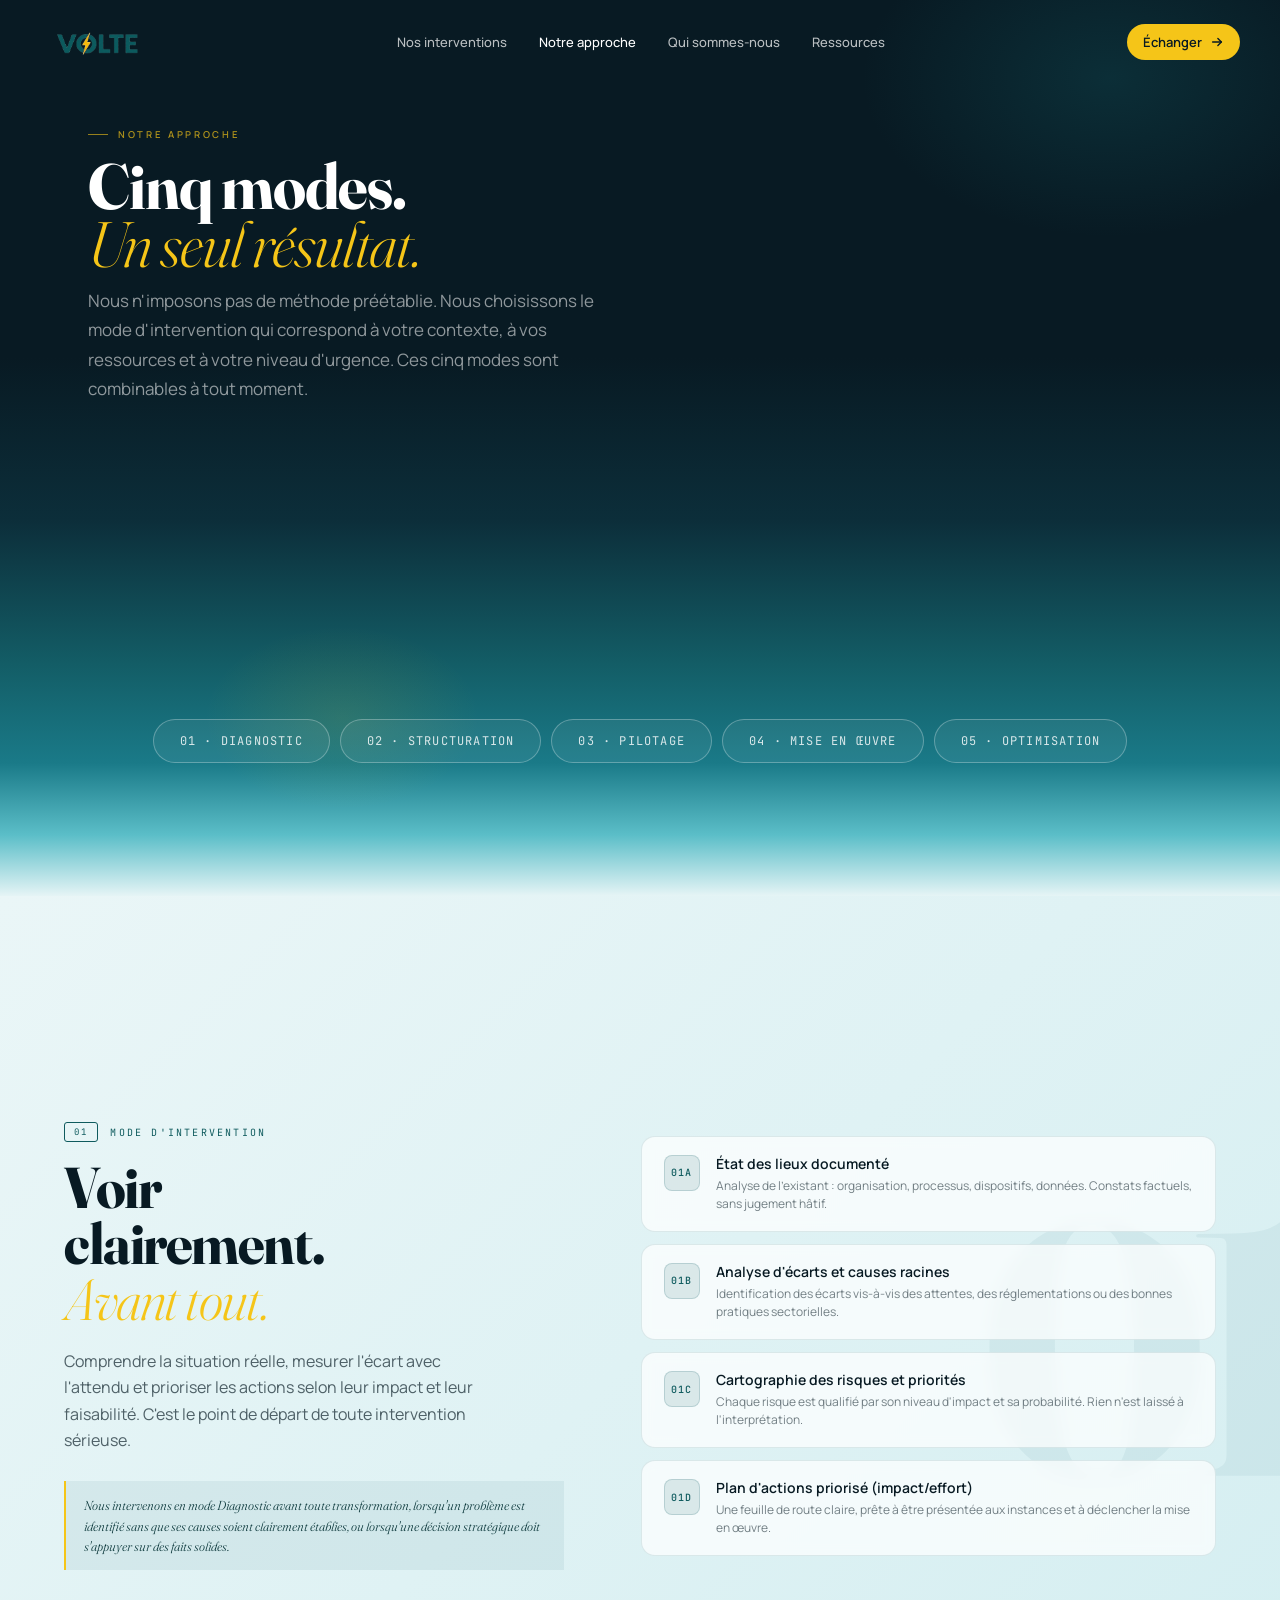
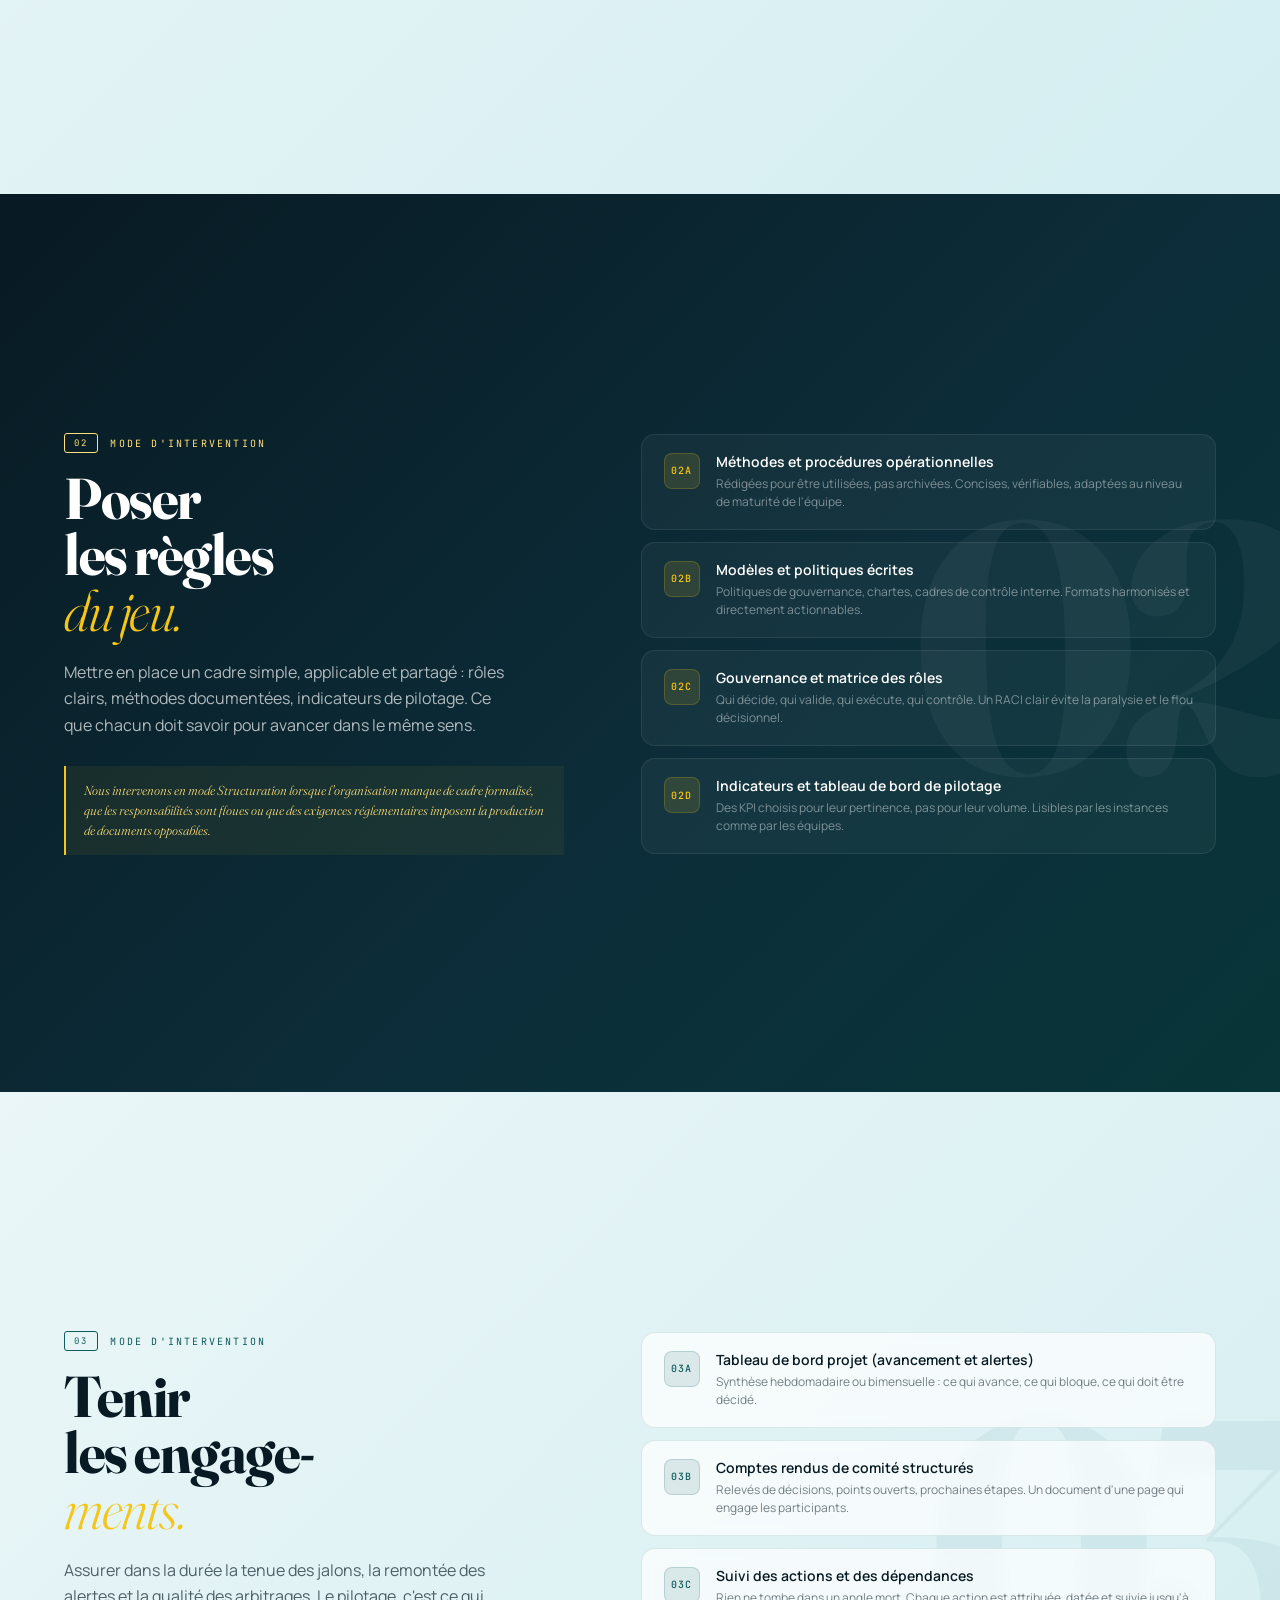
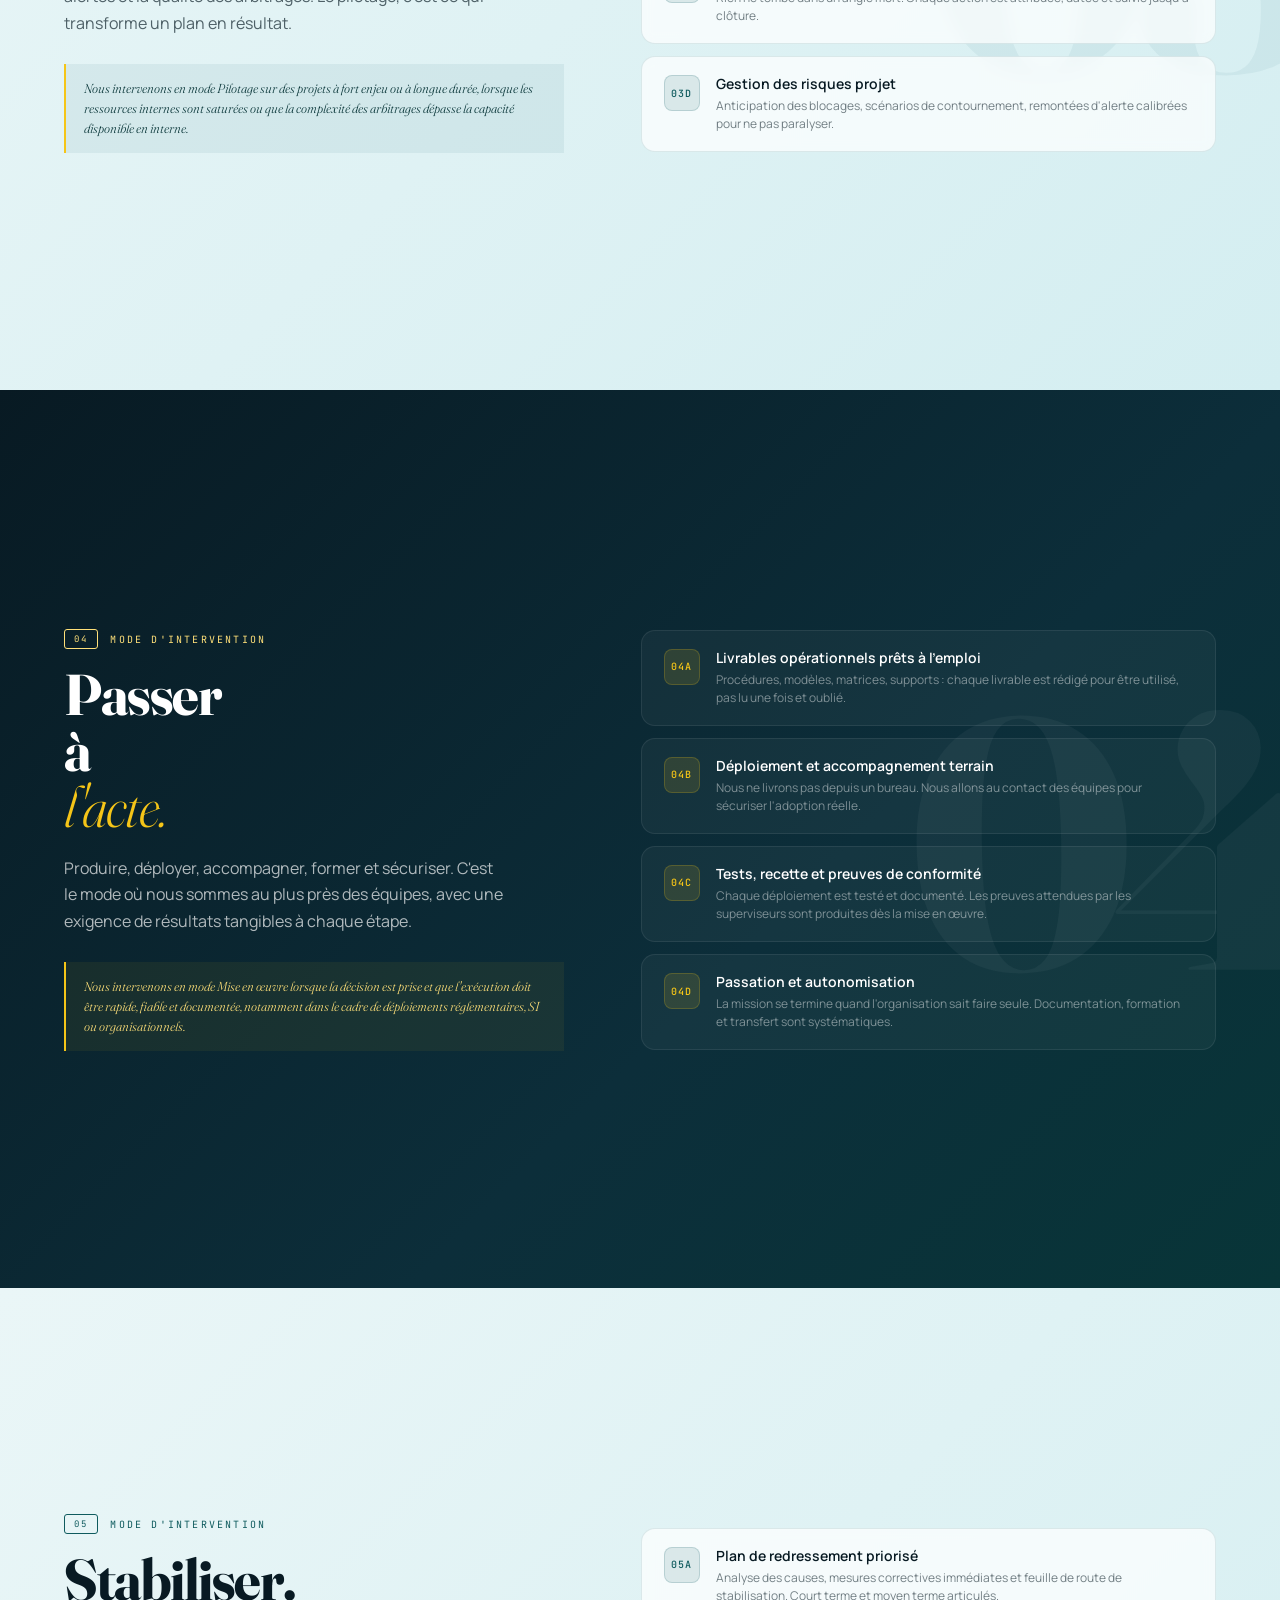
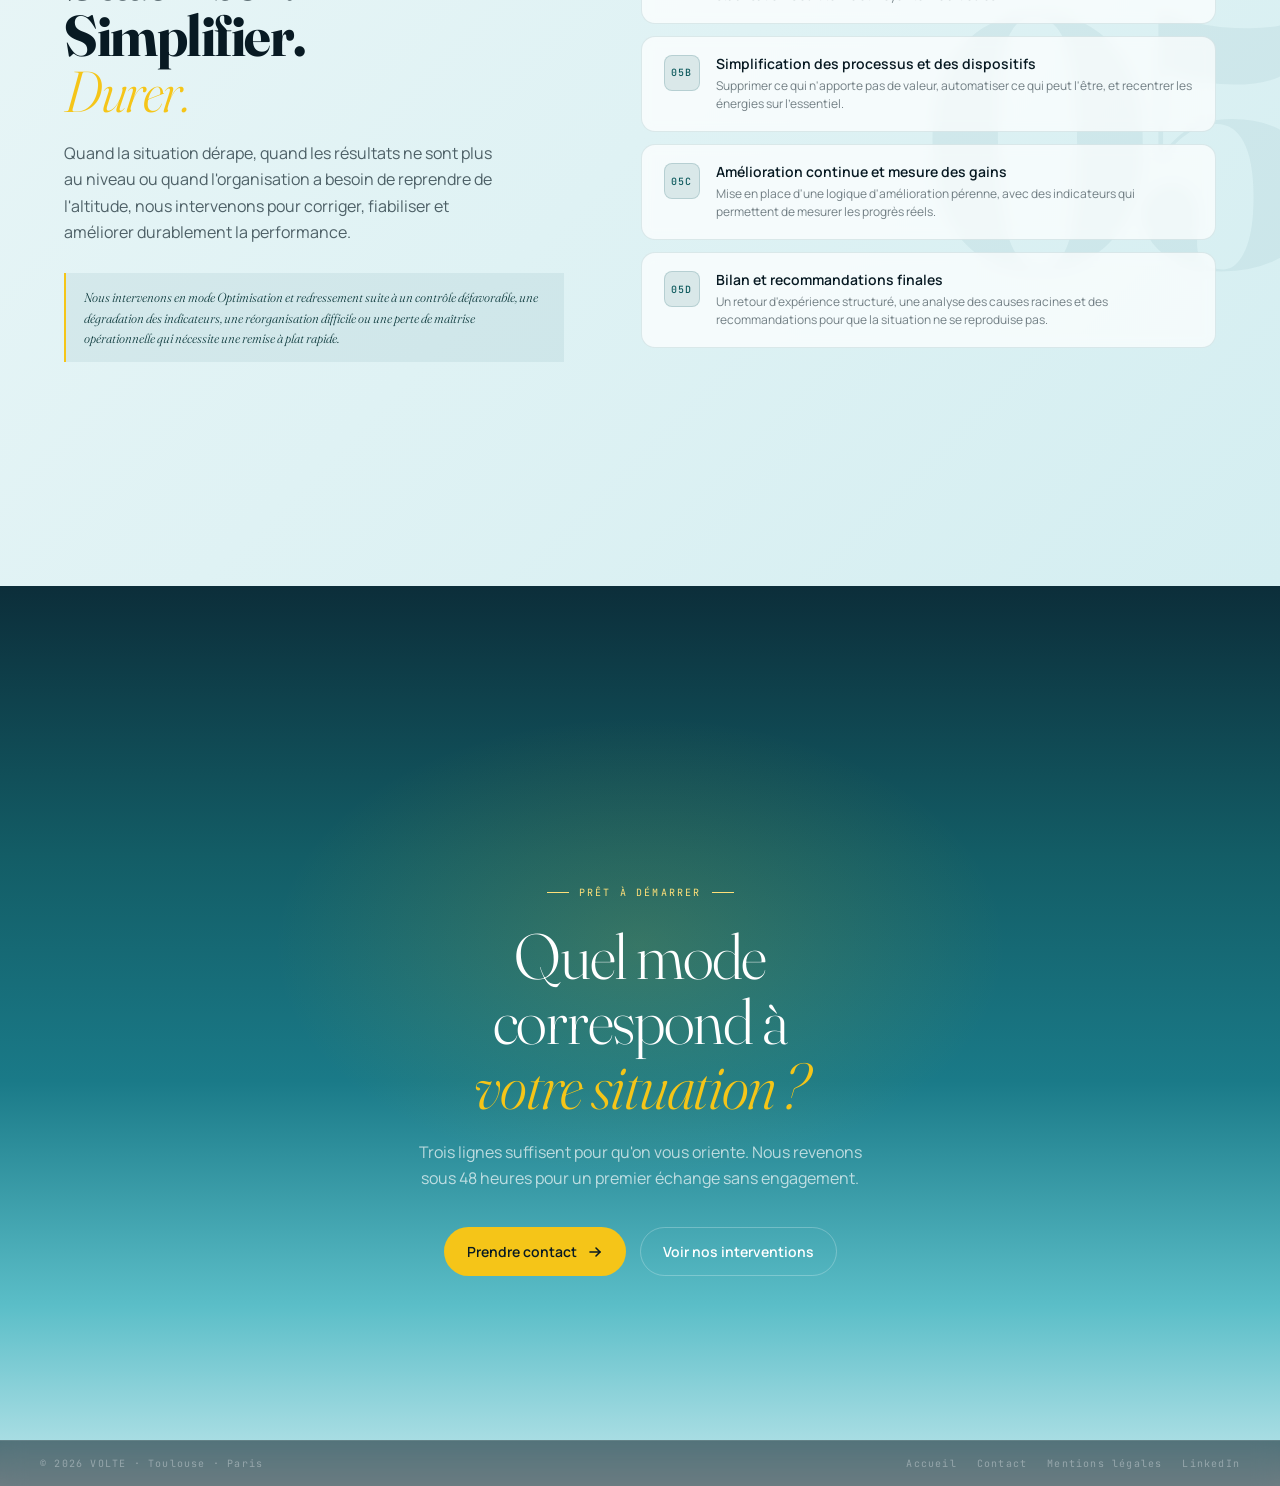
<file: notre-approche.html>
﻿<!DOCTYPE html>
<html lang="fr">
<head>
  <meta charset="UTF-8">
  <meta name="viewport" content="width=device-width, initial-scale=1.0">
  <title>Notre approche · Diagnostic, pilotage, transformation & redressement — VOLTE</title>
  <meta name="description" content="Cinq modes d'intervention pragmatiques et combinables : diagnostic, conseil embarqué, pilotage de projet, conduite du changement, redressement. VOLTE s'adapte à votre contexte. Toulouse · Paris.">
  <meta name="keywords" content="diagnostic stratégique, conseil embarqué, pilotage de projet, conduite du changement, redressement, accompagnement transformation, cabinet conseil indépendant, maîtrise des risques, Toulouse, Paris">
  <meta name="robots" content="index, follow">
  <link rel="canonical" href="https://volte-conseil.fr/notre-approche.html">
  <meta property="og:type" content="website">
  <meta property="og:url" content="https://volte-conseil.fr/notre-approche.html">
  <meta property="og:site_name" content="VOLTE">
  <meta property="og:locale" content="fr_FR">
  <meta property="og:title" content="Notre approche · Diagnostic, pilotage, transformation & redressement — VOLTE">
  <meta property="og:description" content="Cinq modes d'intervention pragmatiques et combinables. Du diagnostic au redressement, VOLTE s'adapte à votre contexte. Toulouse · Paris.">
  <meta property="og:image" content="https://volte-conseil.fr/assets/Volte.png">
  <meta name="twitter:card" content="summary_large_image">
  <meta name="twitter:title" content="Notre approche · Diagnostic, pilotage, transformation & redressement — VOLTE">
  <meta name="twitter:description" content="Cinq modes d'intervention pragmatiques et combinables. Du diagnostic au redressement, VOLTE s'adapte à votre contexte. Toulouse · Paris.">
  <meta name="twitter:image" content="https://volte-conseil.fr/assets/Volte.png">
  <link rel="icon" type="image/png" href="/favicon-96x96.png" sizes="96x96">
  <link rel="icon" type="image/svg+xml" href="/favicon.svg">
  <link rel="shortcut icon" href="/favicon.ico">
  <link rel="apple-touch-icon" sizes="180x180" href="/apple-touch-icon.png">
  <meta name="apple-mobile-web-app-title" content="VOLTE">
  <link rel="manifest" href="/site.webmanifest">
  <link rel="preload" as="font" type="font/woff2" crossorigin href="fonts/6NU58FyLNQOQZAnv9ZwNjucMHVn85Ni7emAe9lKqZTnbB-gzTK0K1ChjeveQ.woff2">
  <link rel="preload" as="font" type="font/woff2" crossorigin href="fonts/6NU78FyLNQOQZAnv9bYEvDiIdE9Ea92uemAk_WBq8U_9v0c2Wa0KxC9TeA.woff2">
  <link rel="preload" as="font" type="font/woff2" crossorigin href="fonts/xn7gYHE41ni1AdIRggexSg.woff2">
  <link rel="stylesheet" href="fonts.css">
  <link rel="stylesheet" href="styles.css">

<style>
/* ── HERO ── */
.hero-approche {
  height: 100vh;
  box-sizing: border-box;
  position: relative;
  overflow: hidden;
  background: linear-gradient(180deg,
    #081A23 0%, #081A23 40%,
    #0C2E3A 58%, #135D66 74%,
    #1A7A88 85%, #5BBEC8 93%, #EAF6F7 100%
  );
  padding: 130px clamp(20px,4vw,48px) clamp(200px,25vh,280px);
}
.ha-inner {
  max-width: 1280px;
  margin: 0 auto;
  position: relative;
  z-index: 2;
  padding: 0 40px;
}
.ha-halo-1 {
  position: absolute; border-radius: 50%; pointer-events: none;
  width: 500px; height: 320px; top: -80px; right: -80px;
  background: radial-gradient(ellipse, rgba(19,93,102,.3) 0%, transparent 70%);
  animation: pulse 6s ease-in-out infinite;
}
.ha-halo-2 {
  position: absolute; border-radius: 50%; pointer-events: none;
  width: 300px; height: 200px; bottom: 80px; left: 15%;
  background: radial-gradient(ellipse, rgba(245,197,24,.1) 0%, transparent 65%);
  animation: pulse 8s ease-in-out 1.5s infinite;
}

/* Pills de mode en bas du hero */
.mode-pills {
  position: absolute;
  bottom: 135px; left: 0; right: 0;
  display: flex;
  gap: 10px;
  justify-content: center;
  flex-wrap: wrap;
  padding: 0 24px;
  z-index: 3;
}
.mode-pill {
  display: inline-flex;
  align-items: center;
  gap: 8px;
  padding: 13px 26px;
  border-radius: 999px;
  border: 1px solid rgba(255,255,255,.28);
  background: rgba(255,255,255,.06);
  font-family: var(--mono);
  font-size: 12px;
  letter-spacing: .1em;
  text-transform: uppercase;
  color: rgba(255,255,255,.82);
  text-decoration: none;
  transition: background .2s, border-color .2s, color .2s;
  white-space: nowrap;
}
.mode-pill:hover {
  background: rgba(245,197,24,.18);
  border-color: rgba(245,197,24,.55);
  color: var(--bolt);
}

/* ── SECTIONS MODE ── */
.mode-section {
  height: 100vh;
  box-sizing: border-box;
  display: flex;
  align-items: center;
  position: relative;
  overflow: hidden;
}

/* Alternance clair/sombre */
.mode-section.light {
  background: linear-gradient(135deg, #EAF6F7 0%, #D4EEF1 100%);
  color: var(--ink);
}
.mode-section.dark {
  background: linear-gradient(135deg, #081A23 0%, #0C2E3A 60%, #083538 100%);
  color: #fff;
}

/* Grille intérieure mode */
.mode-grid {
  display: grid;
  grid-template-columns: 1fr 1.15fr;
  gap: clamp(40px, 6vw, 100px);
  align-items: center;
  max-width: 1280px;
  margin: 0 auto;
  padding: 0 clamp(24px,5vw,80px);
  width: 100%;
}

/* Numéro décoratif de fond */
.mode-bg-num {
  position: absolute;
  right: -2vw;
  top: 50%;
  transform: translateY(-50%);
  font-family: var(--serif);
  font-weight: 700;
  font-size: clamp(200px, 28vw, 380px);
  line-height: 1;
  letter-spacing: -.06em;
  pointer-events: none;
  user-select: none;
  font-variation-settings: "opsz" 144;
}
.mode-section.light .mode-bg-num {
  color: rgba(19,93,102,.06);
}
.mode-section.dark .mode-bg-num {
  color: rgba(255,255,255,.04);
}

/* Colonne gauche */
.mode-left {}
.mode-num-label {
  display: flex;
  align-items: center;
  gap: 12px;
  font-family: var(--mono);
  font-size: 10px;
  letter-spacing: .22em;
  text-transform: uppercase;
  margin-bottom: 18px;
}
.mode-section.light .mode-num-label { color: var(--teal); }
.mode-section.dark  .mode-num-label { color: var(--bolt-soft); }
.mode-num-badge {
  padding: 3px 9px;
  border-radius: 3px;
  border: 1px solid currentColor;
  font-size: 9px;
}
.mode-title {
  font-family: var(--serif);
  font-weight: 700;
  font-size: clamp(32px, 4.5vw, 60px);
  line-height: .97;
  letter-spacing: -.025em;
  margin-bottom: 20px;
  font-variation-settings: "opsz" 96;
}
.mode-section.dark .mode-title { color: #fff; }
.mode-title em {
  font-style: italic;
  font-weight: 300;
  color: var(--bolt);
}
.mode-objective {
  font-size: clamp(14px, 1.4vw, 16px);
  line-height: 1.65;
  max-width: 44ch;
  margin-bottom: 28px;
  font-weight: 400;
}
.mode-section.light .mode-objective { color: rgba(8,26,35,.68); }
.mode-section.dark  .mode-objective { color: rgba(255,255,255,.68); }

/* Quand intervient-on */
.mode-when {
  display: inline-flex;
  align-items: flex-start;
  gap: 12px;
  padding: 14px 18px;
  border-left: 2px solid var(--bolt);
  font-size: 13px;
  line-height: 1.55;
  font-style: italic;
  font-family: var(--serif);
  font-variation-settings: "opsz" 72;
}
.mode-section.light .mode-when { background: rgba(19,93,102,.07); color: var(--teal-deep); }
.mode-section.dark  .mode-when { background: rgba(245,197,24,.06); color: var(--bolt-soft); }

/* Colonne droite : livrables */
.mode-right {
  display: flex;
  flex-direction: column;
  gap: 12px;
}
.livrable-card {
  padding: 18px 22px;
  border-radius: 14px;
  display: flex;
  align-items: flex-start;
  gap: 16px;
  transition: transform .25s, box-shadow .25s;
}
.mode-section.light .livrable-card {
  background: rgba(255,255,255,.7);
  border: 1px solid rgba(19,93,102,.12);
  backdrop-filter: blur(6px);
}
.mode-section.dark .livrable-card {
  background: rgba(255,255,255,.04);
  border: 1px solid rgba(255,255,255,.08);
}
.livrable-card:hover {
  transform: translateY(-3px);
}
.mode-section.light .livrable-card:hover {
  box-shadow: 0 14px 40px rgba(19,93,102,.12);
  border-color: rgba(19,93,102,.25);
}
.mode-section.dark .livrable-card:hover {
  box-shadow: 0 14px 40px rgba(0,0,0,.3);
  border-color: rgba(245,197,24,.2);
}
.livrable-icon {
  width: 36px;
  height: 36px;
  border-radius: 8px;
  display: flex;
  align-items: center;
  justify-content: center;
  flex-shrink: 0;
  font-family: var(--mono);
  font-size: 10px;
  letter-spacing: .12em;
  font-weight: 500;
}
.mode-section.light .livrable-icon {
  background: rgba(19,93,102,.12);
  color: var(--teal);
  border: 1px solid rgba(19,93,102,.18);
}
.mode-section.dark .livrable-icon {
  background: rgba(245,197,24,.12);
  color: var(--bolt);
  border: 1px solid rgba(245,197,24,.2);
}
.livrable-body {}
.livrable-title {
  font-size: 14px;
  font-weight: 600;
  line-height: 1.3;
  margin-bottom: 4px;
}
.mode-section.light .livrable-title { color: var(--ink); }
.mode-section.dark  .livrable-title { color: #fff; }
.livrable-desc {
  font-size: 12px;
  line-height: 1.5;
}
.mode-section.light .livrable-desc { color: rgba(8,26,35,.55); }
.mode-section.dark  .livrable-desc { color: rgba(255,255,255,.45); }

/* ── CTA FINAL ── */
.cta-section {
  height: 100vh;
  box-sizing: border-box;
  display: flex;
  flex-direction: column;
  align-items: center;
  justify-content: center;
  text-align: center;
  background: linear-gradient(180deg, #0C2E3A 0%, #135D66 30%, #1A7A88 55%, #5BBEC8 80%, #A8DDE3 95%, #EAF6F7 100%);
  padding: 80px clamp(20px,5vw,80px) 0;
  position: relative;
  overflow: hidden;
}
.cta-glow-approche {
  position: absolute;
  left: 50%; top: 40%;
  transform: translate(-50%, -50%);
  width: 800px; height: 500px;
  border-radius: 50%;
  background: radial-gradient(ellipse, rgba(245,197,24,.15) 0%, transparent 65%);
  pointer-events: none;
  animation: pulse 6s ease-in-out infinite;
}
.cta-section-inner { position: relative; z-index: 2; max-width: 680px; }
.cta-eyebrow {
  display: inline-flex; align-items: center; gap: 10px;
  font-family: var(--mono); font-size: 10px; letter-spacing: .22em;
  text-transform: uppercase; color: var(--bolt-soft);
  margin-bottom: 24px;
}
.cta-eyebrow::before, .cta-eyebrow::after { content: ''; width: 22px; height: 1px; background: currentColor; flex-shrink: 0; }
.cta-section h2 {
  font-family: var(--serif);
  font-size: clamp(32px, 5vw, 64px);
  font-weight: 400;
  line-height: 1.02;
  letter-spacing: -.02em;
  color: #fff;
  margin-bottom: 20px;
  font-variation-settings: "opsz" 96;
}
.cta-section h2 em { font-style: italic; color: var(--bolt); }
.cta-section p {
  font-size: 16px;
  line-height: 1.65;
  color: rgba(255,255,255,.68);
  margin-bottom: 36px;
  max-width: 46ch;
  margin-left: auto;
  margin-right: auto;
}
.cta-btns { display: flex; gap: 14px; justify-content: center; flex-wrap: wrap; }

/* Footer minimaliste */
.footer-mini {
  position: absolute;
  bottom: 0; left: 0; right: 0;
  padding: 16px 40px;
  border-top: 1px solid rgba(255,255,255,.1);
  display: flex;
  justify-content: space-between;
  align-items: center;
  flex-wrap: wrap;
  gap: 12px;
  background: rgba(8,26,35,.55);
  backdrop-filter: blur(12px);
  z-index: 5;
}
.footer-mini span { font-family: var(--mono); font-size: 10px; letter-spacing: .12em; color: rgba(255,255,255,.35); }
.footer-mini nav { display: flex; gap: 20px; }
.footer-mini nav a {
  font-family: var(--mono); font-size: 10px; letter-spacing: .12em;
  color: rgba(255,255,255,.35); transition: color .2s;
}
.footer-mini nav a:hover { color: rgba(255,255,255,.75); }

/* ── REVEAL ── */
.reveal { opacity: 0; transform: translateY(20px); transition: opacity .75s cubic-bezier(.16,1,.3,1), transform .75s cubic-bezier(.16,1,.3,1); }
.reveal.in { opacity: 1; transform: none; }
.reveal-stagger { opacity: 0; transform: translateY(16px); transition: opacity .7s cubic-bezier(.16,1,.3,1), transform .7s cubic-bezier(.16,1,.3,1); }
.reveal-stagger.in { opacity: 1; transform: none; }

/* Delays */
.d1 { transition-delay: .1s; }
.d2 { transition-delay: .2s; }
.d3 { transition-delay: .3s; }
.d4 { transition-delay: .4s; }
.d5 { transition-delay: .5s; }

@media (max-width: 900px) {
  .mode-grid { grid-template-columns: 1fr; gap: 32px; }
  .mode-bg-num { display: none; }
  .mode-section { height: auto; min-height: 100vh; padding: 100px 0 60px; }
}
@media (max-width: 600px) {
  .mode-pills { gap: 8px; }
  .mode-pill { font-size: 9px; padding: 8px 14px; }
}
</style>
<link rel="stylesheet" href="mobile.css"></head>
<body>

<!-- NAV -->
<nav class="nav" id="nav">
  <a class="nav-logo" href="index.html"><picture><source srcset="assets/Volte.webp" type="image/webp"><img src="assets/Volte.png" alt="VOLTE" class="nav-logo-img"></picture></a>
  <div class="nav-links">
    <a href="nos-interventions.html">Nos interventions</a>
    <a href="notre-approche.html" style="color:#fff">Notre approche</a>
    <a href="index.html#qui">Qui sommes-nous</a>
    <a href="index.html#ressources">Ressources</a>
  </div>
  <a class="nav-cta" href="contact.html">Échanger
    <svg width="14" height="14" viewBox="0 0 16 16" fill="none" stroke="currentColor" stroke-width="1.6" stroke-linecap="round" stroke-linejoin="round"><path d="M3 8h10"/><path d="M9 4l4 4-4 4"/></svg>
  </a>
  <button class="burger" id="burger" aria-label="Menu"><span></span><span></span><span></span></button>
</nav>
<div class="nav-mob" id="nav-mob">
  <a href="nos-interventions.html">Nos interventions</a>
  <a href="notre-approche.html">Notre approche</a>
  <a href="index.html#qui">Qui sommes-nous</a>
  <a href="index.html#ressources">Ressources</a>
  <a href="contact.html" class="nav-mob-cta">Échanger</a>
</div>

<!-- ═══ HERO ═══ -->
<section class="hero-approche" id="top">
  <div class="ha-halo-1"></div>
  <div class="ha-halo-2"></div>

  <div class="ha-inner">
    <div class="ph-label reveal">Notre approche</div>
    <h1 class="ph-h1-txt reveal d1">Cinq modes.<br><em>Un seul résultat.</em></h1>
    <p class="ph-sub reveal d2" style="max-width:520px;">Nous n'imposons pas de méthode préétablie. Nous choisissons le mode d'intervention qui correspond à votre contexte, à vos ressources et à votre niveau d'urgence. Ces cinq modes sont combinables à tout moment.</p>
  </div>

  <!-- Pills de navigation -->
  <div class="mode-pills">
    <a href="#diagnostic"     class="mode-pill">01 · Diagnostic</a>
    <a href="#structuration"  class="mode-pill">02 · Structuration</a>
    <a href="#pilotage"       class="mode-pill">03 · Pilotage</a>
    <a href="#mise-en-oeuvre" class="mode-pill">04 · Mise en œuvre</a>
    <a href="#redressement"   class="mode-pill">05 · Optimisation</a>
  </div>
</section>

<!-- ═══ 01 · DIAGNOSTIC ═══ -->
<section class="mode-section light" id="diagnostic">
  <div class="mode-bg-num" aria-hidden="true">01</div>
  <div class="mode-grid">

    <!-- Gauche -->
    <div class="mode-left">
      <div class="mode-num-label reveal">
        <span class="mode-num-badge">01</span>
        Mode d'intervention
      </div>
      <h2 class="mode-title reveal d1">
        Voir<br>clairement.<br><em>Avant tout.</em>
      </h2>
      <p class="mode-objective reveal d2">Comprendre la situation réelle, mesurer l'écart avec l'attendu et prioriser les actions selon leur impact et leur faisabilité. C'est le point de départ de toute intervention sérieuse.</p>
      <div class="mode-when reveal d3">
        Nous intervenons en mode Diagnostic avant toute transformation, lorsqu'un problème est identifié sans que ses causes soient clairement établies, ou lorsqu'une décision stratégique doit s'appuyer sur des faits solides.
      </div>
    </div>

    <!-- Droite : livrables -->
    <div class="mode-right">
      <div class="livrable-card reveal d1">
        <div class="livrable-icon">01A</div>
        <div class="livrable-body">
          <div class="livrable-title">État des lieux documenté</div>
          <div class="livrable-desc">Analyse de l'existant : organisation, processus, dispositifs, données. Constats factuels, sans jugement hâtif.</div>
        </div>
      </div>
      <div class="livrable-card reveal d2">
        <div class="livrable-icon">01B</div>
        <div class="livrable-body">
          <div class="livrable-title">Analyse d'écarts et causes racines</div>
          <div class="livrable-desc">Identification des écarts vis-à-vis des attentes, des réglementations ou des bonnes pratiques sectorielles.</div>
        </div>
      </div>
      <div class="livrable-card reveal d3">
        <div class="livrable-icon">01C</div>
        <div class="livrable-body">
          <div class="livrable-title">Cartographie des risques et priorités</div>
          <div class="livrable-desc">Chaque risque est qualifié par son niveau d'impact et sa probabilité. Rien n'est laissé à l'interprétation.</div>
        </div>
      </div>
      <div class="livrable-card reveal d4">
        <div class="livrable-icon">01D</div>
        <div class="livrable-body">
          <div class="livrable-title">Plan d'actions priorisé (impact/effort)</div>
          <div class="livrable-desc">Une feuille de route claire, prête à être présentée aux instances et à déclencher la mise en œuvre.</div>
        </div>
      </div>
    </div>

  </div>
</section>

<!-- ═══ 02 · STRUCTURATION ═══ -->
<section class="mode-section dark" id="structuration">
  <div class="mode-bg-num" aria-hidden="true">02</div>
  <div class="mode-grid">

    <!-- Gauche -->
    <div class="mode-left">
      <div class="mode-num-label reveal">
        <span class="mode-num-badge">02</span>
        Mode d'intervention
      </div>
      <h2 class="mode-title reveal d1">
        Poser<br>les règles<br><em>du jeu.</em>
      </h2>
      <p class="mode-objective reveal d2">Mettre en place un cadre simple, applicable et partagé : rôles clairs, méthodes documentées, indicateurs de pilotage. Ce que chacun doit savoir pour avancer dans le même sens.</p>
      <div class="mode-when reveal d3">
        Nous intervenons en mode Structuration lorsque l'organisation manque de cadre formalisé, que les responsabilités sont floues ou que des exigences réglementaires imposent la production de documents opposables.
      </div>
    </div>

    <!-- Droite -->
    <div class="mode-right">
      <div class="livrable-card reveal d1">
        <div class="livrable-icon">02A</div>
        <div class="livrable-body">
          <div class="livrable-title">Méthodes et procédures opérationnelles</div>
          <div class="livrable-desc">Rédigées pour être utilisées, pas archivées. Concises, vérifiables, adaptées au niveau de maturité de l'équipe.</div>
        </div>
      </div>
      <div class="livrable-card reveal d2">
        <div class="livrable-icon">02B</div>
        <div class="livrable-body">
          <div class="livrable-title">Modèles et politiques écrites</div>
          <div class="livrable-desc">Politiques de gouvernance, chartes, cadres de contrôle interne. Formats harmonisés et directement actionnables.</div>
        </div>
      </div>
      <div class="livrable-card reveal d3">
        <div class="livrable-icon">02C</div>
        <div class="livrable-body">
          <div class="livrable-title">Gouvernance et matrice des rôles</div>
          <div class="livrable-desc">Qui décide, qui valide, qui exécute, qui contrôle. Un RACI clair évite la paralysie et le flou décisionnel.</div>
        </div>
      </div>
      <div class="livrable-card reveal d4">
        <div class="livrable-icon">02D</div>
        <div class="livrable-body">
          <div class="livrable-title">Indicateurs et tableau de bord de pilotage</div>
          <div class="livrable-desc">Des KPI choisis pour leur pertinence, pas pour leur volume. Lisibles par les instances comme par les équipes.</div>
        </div>
      </div>
    </div>

  </div>
</section>

<!-- ═══ 03 · PILOTAGE ═══ -->
<section class="mode-section light" id="pilotage">
  <div class="mode-bg-num" aria-hidden="true">03</div>
  <div class="mode-grid">

    <!-- Gauche -->
    <div class="mode-left">
      <div class="mode-num-label reveal">
        <span class="mode-num-badge">03</span>
        Mode d'intervention
      </div>
      <h2 class="mode-title reveal d1">
        Tenir<br>les engage-<br><em>ments.</em>
      </h2>
      <p class="mode-objective reveal d2">Assurer dans la durée la tenue des jalons, la remontée des alertes et la qualité des arbitrages. Le pilotage, c'est ce qui transforme un plan en résultat.</p>
      <div class="mode-when reveal d3">
        Nous intervenons en mode Pilotage sur des projets à fort enjeu ou à longue durée, lorsque les ressources internes sont saturées ou que la complexité des arbitrages dépasse la capacité disponible en interne.
      </div>
    </div>

    <!-- Droite -->
    <div class="mode-right">
      <div class="livrable-card reveal d1">
        <div class="livrable-icon">03A</div>
        <div class="livrable-body">
          <div class="livrable-title">Tableau de bord projet (avancement et alertes)</div>
          <div class="livrable-desc">Synthèse hebdomadaire ou bimensuelle : ce qui avance, ce qui bloque, ce qui doit être décidé.</div>
        </div>
      </div>
      <div class="livrable-card reveal d2">
        <div class="livrable-icon">03B</div>
        <div class="livrable-body">
          <div class="livrable-title">Comptes rendus de comité structurés</div>
          <div class="livrable-desc">Relevés de décisions, points ouverts, prochaines étapes. Un document d'une page qui engage les participants.</div>
        </div>
      </div>
      <div class="livrable-card reveal d3">
        <div class="livrable-icon">03C</div>
        <div class="livrable-body">
          <div class="livrable-title">Suivi des actions et des dépendances</div>
          <div class="livrable-desc">Rien ne tombe dans un angle mort. Chaque action est attribuée, datée et suivie jusqu'à clôture.</div>
        </div>
      </div>
      <div class="livrable-card reveal d4">
        <div class="livrable-icon">03D</div>
        <div class="livrable-body">
          <div class="livrable-title">Gestion des risques projet</div>
          <div class="livrable-desc">Anticipation des blocages, scénarios de contournement, remontées d'alerte calibrées pour ne pas paralyser.</div>
        </div>
      </div>
    </div>

  </div>
</section>

<!-- ═══ 04 · MISE EN ŒUVRE OPÉRATIONNELLE ═══ -->
<section class="mode-section dark" id="mise-en-oeuvre">
  <div class="mode-bg-num" aria-hidden="true">04</div>
  <div class="mode-grid">

    <!-- Gauche -->
    <div class="mode-left">
      <div class="mode-num-label reveal">
        <span class="mode-num-badge">04</span>
        Mode d'intervention
      </div>
      <h2 class="mode-title reveal d1">
        Passer<br>à<br><em>l'acte.</em>
      </h2>
      <p class="mode-objective reveal d2">Produire, déployer, accompagner, former et sécuriser. C'est le mode où nous sommes au plus près des équipes, avec une exigence de résultats tangibles à chaque étape.</p>
      <div class="mode-when reveal d3">
        Nous intervenons en mode Mise en œuvre lorsque la décision est prise et que l'exécution doit être rapide, fiable et documentée, notamment dans le cadre de déploiements réglementaires, SI ou organisationnels.
      </div>
    </div>

    <!-- Droite -->
    <div class="mode-right">
      <div class="livrable-card reveal d1">
        <div class="livrable-icon">04A</div>
        <div class="livrable-body">
          <div class="livrable-title">Livrables opérationnels prêts à l'emploi</div>
          <div class="livrable-desc">Procédures, modèles, matrices, supports : chaque livrable est rédigé pour être utilisé, pas lu une fois et oublié.</div>
        </div>
      </div>
      <div class="livrable-card reveal d2">
        <div class="livrable-icon">04B</div>
        <div class="livrable-body">
          <div class="livrable-title">Déploiement et accompagnement terrain</div>
          <div class="livrable-desc">Nous ne livrons pas depuis un bureau. Nous allons au contact des équipes pour sécuriser l'adoption réelle.</div>
        </div>
      </div>
      <div class="livrable-card reveal d3">
        <div class="livrable-icon">04C</div>
        <div class="livrable-body">
          <div class="livrable-title">Tests, recette et preuves de conformité</div>
          <div class="livrable-desc">Chaque déploiement est testé et documenté. Les preuves attendues par les superviseurs sont produites dès la mise en œuvre.</div>
        </div>
      </div>
      <div class="livrable-card reveal d4">
        <div class="livrable-icon">04D</div>
        <div class="livrable-body">
          <div class="livrable-title">Passation et autonomisation</div>
          <div class="livrable-desc">La mission se termine quand l'organisation sait faire seule. Documentation, formation et transfert sont systématiques.</div>
        </div>
      </div>
    </div>

  </div>
</section>

<!-- ═══ 05 · OPTIMISATION & REDRESSEMENT ═══ -->
<section class="mode-section light" id="redressement">
  <div class="mode-bg-num" aria-hidden="true">05</div>
  <div class="mode-grid">

    <!-- Gauche -->
    <div class="mode-left">
      <div class="mode-num-label reveal">
        <span class="mode-num-badge">05</span>
        Mode d'intervention
      </div>
      <h2 class="mode-title reveal d1">
        Stabiliser.<br>Simplifier.<br><em>Durer.</em>
      </h2>
      <p class="mode-objective reveal d2">Quand la situation dérape, quand les résultats ne sont plus au niveau ou quand l'organisation a besoin de reprendre de l'altitude, nous intervenons pour corriger, fiabiliser et améliorer durablement la performance.</p>
      <div class="mode-when reveal d3">
        Nous intervenons en mode Optimisation et redressement suite à un contrôle défavorable, une dégradation des indicateurs, une réorganisation difficile ou une perte de maîtrise opérationnelle qui nécessite une remise à plat rapide.
      </div>
    </div>

    <!-- Droite -->
    <div class="mode-right">
      <div class="livrable-card reveal d1">
        <div class="livrable-icon">05A</div>
        <div class="livrable-body">
          <div class="livrable-title">Plan de redressement priorisé</div>
          <div class="livrable-desc">Analyse des causes, mesures correctives immédiates et feuille de route de stabilisation. Court terme et moyen terme articulés.</div>
        </div>
      </div>
      <div class="livrable-card reveal d2">
        <div class="livrable-icon">05B</div>
        <div class="livrable-body">
          <div class="livrable-title">Simplification des processus et des dispositifs</div>
          <div class="livrable-desc">Supprimer ce qui n'apporte pas de valeur, automatiser ce qui peut l'être, et recentrer les énergies sur l'essentiel.</div>
        </div>
      </div>
      <div class="livrable-card reveal d3">
        <div class="livrable-icon">05C</div>
        <div class="livrable-body">
          <div class="livrable-title">Amélioration continue et mesure des gains</div>
          <div class="livrable-desc">Mise en place d'une logique d'amélioration pérenne, avec des indicateurs qui permettent de mesurer les progrès réels.</div>
        </div>
      </div>
      <div class="livrable-card reveal d4">
        <div class="livrable-icon">05D</div>
        <div class="livrable-body">
          <div class="livrable-title">Bilan et recommandations finales</div>
          <div class="livrable-desc">Un retour d'expérience structuré, une analyse des causes racines et des recommandations pour que la situation ne se reproduise pas.</div>
        </div>
      </div>
    </div>

  </div>
</section>

<!-- ═══ CTA ═══ -->
<section class="cta-section" id="contact">
  <div class="cta-glow-approche"></div>
  <div class="cta-section-inner">
    <div class="cta-eyebrow reveal">Prêt à démarrer</div>
    <h2 class="reveal d1">Quel mode<br>correspond à<br><em>votre situation ?</em></h2>
    <p class="reveal d2">Trois lignes suffisent pour qu'on vous oriente. Nous revenons sous 48 heures pour un premier échange sans engagement.</p>
    <div class="cta-btns reveal d3">
      <a href="contact.html" class="btn btn-primary">
        Prendre contact
        <svg width="16" height="16" viewBox="0 0 16 16" fill="none" stroke="currentColor" stroke-width="1.6" stroke-linecap="round" stroke-linejoin="round"><path d="M3 8h10"/><path d="M9 4l4 4-4 4"/></svg>
      </a>
      <a href="nos-interventions.html" class="btn btn-ghost">Voir nos interventions</a>
    </div>
  </div>

  <!-- Footer minimaliste -->
  <div class="footer-mini" style="padding:16px 40px;border-top:1px solid rgba(255,255,255,.1);display:flex;justify-content:space-between;align-items:center;flex-wrap:wrap;gap:12px;background:rgba(8,26,35,.55);backdrop-filter:blur(12px);">
    <span style="font-family:var(--mono);font-size:10px;letter-spacing:.12em;color:rgba(255,255,255,.35);">© 2026 VOLTE · Toulouse · Paris</span>
    <nav style="display:flex;gap:20px;flex-wrap:wrap;">
      <a href="index.html" style="font-family:var(--mono);font-size:10px;letter-spacing:.12em;color:rgba(255,255,255,.35);transition:color .2s;" onmouseover="this.style.color='rgba(255,255,255,.75)'" onmouseout="this.style.color='rgba(255,255,255,.35)'">Accueil</a>
      <a href="contact.html" style="font-family:var(--mono);font-size:10px;letter-spacing:.12em;color:rgba(255,255,255,.35);transition:color .2s;" onmouseover="this.style.color='rgba(255,255,255,.75)'" onmouseout="this.style.color='rgba(255,255,255,.35)'">Contact</a>
      <a href="mentions-legales.html" style="font-family:var(--mono);font-size:10px;letter-spacing:.12em;color:rgba(255,255,255,.35);transition:color .2s;" onmouseover="this.style.color='rgba(255,255,255,.75)'" onmouseout="this.style.color='rgba(255,255,255,.35)'">Mentions légales</a>
      <a href="#" style="font-family:var(--mono);font-size:10px;letter-spacing:.12em;color:rgba(255,255,255,.35);transition:color .2s;" onmouseover="this.style.color='rgba(255,255,255,.75)'" onmouseout="this.style.color='rgba(255,255,255,.35)'">LinkedIn</a><!-- TODO: remplacer # par l'URL LinkedIn VOLTE -->
    </nav>
  </div>
</section>

<script src="content.js"></script>
<script src="main.js"></script>
<button class="back-to-top" aria-label="Retour en haut">
  <svg width="16" height="16" viewBox="0 0 16 16" fill="none" stroke="#fff" stroke-width="1.6" stroke-linecap="round" stroke-linejoin="round"><path d="M8 12V4"/><path d="M4 8l4-4 4 4"/></svg>
</button>
</body>
</html>
</file>
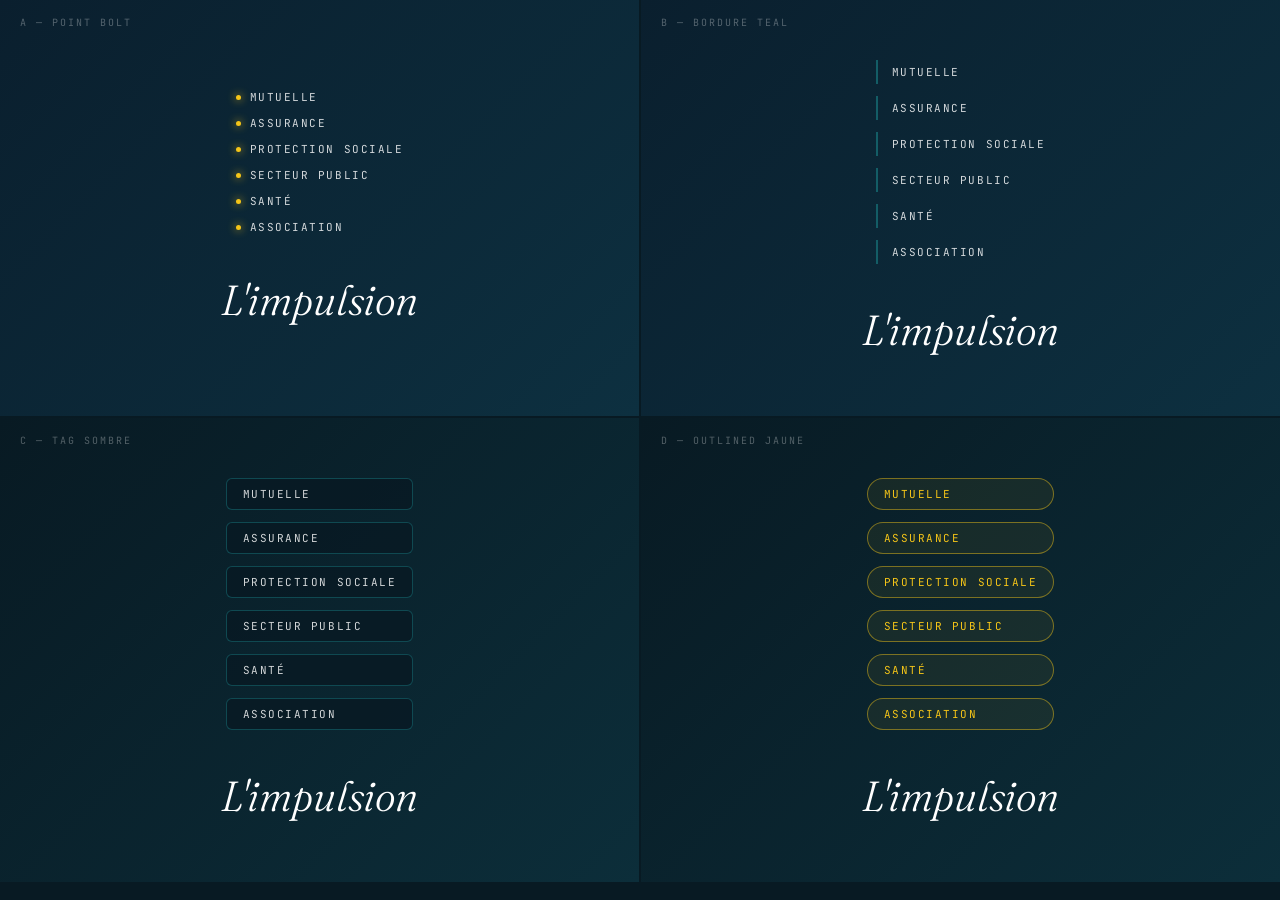
<file: test-badges.html>
<!DOCTYPE html>
<html lang="fr">
<head>
<meta charset="UTF-8">
<meta name="viewport" content="width=device-width, initial-scale=1.0">
<title>Test badges</title>
<link href="https://fonts.googleapis.com/css2?family=Fraunces:ital,opsz,wght@0,9..144,300;0,9..144,700;1,9..144,300&family=JetBrains+Mono:wght@400;500&display=swap" rel="stylesheet">
<style>
  :root { --bolt:#F5C518; --teal:#135D66; --mono:'JetBrains Mono',monospace; --serif:'Fraunces',serif; }
  * { box-sizing:border-box; margin:0; padding:0; }
  body { background:#081A23; font-family:var(--mono); }
  .grid { display:grid; grid-template-columns:1fr 1fr; gap:2px; }
  .panel { padding:60px 40px; display:flex; flex-direction:column; align-items:center; justify-content:center; gap:40px; min-height:400px; position:relative; }
  .panel:nth-child(1) { background:linear-gradient(135deg,#0a1f2e,#0d3040); }
  .panel:nth-child(2) { background:linear-gradient(135deg,#0a1f2e,#0d3040); }
  .panel:nth-child(3) { background:linear-gradient(135deg,#081A23,#0C2E3A); }
  .panel:nth-child(4) { background:linear-gradient(135deg,#081A23,#0C2E3A); }
  .label { position:absolute; top:16px; left:20px; font-size:10px; letter-spacing:.2em; color:rgba(255,255,255,.3); text-transform:uppercase; }
  .title { font-family:var(--serif); font-size:42px; color:#fff; font-weight:300; font-style:italic; text-align:center; }
  .badges { display:flex; flex-direction:column; gap:12px; }

  /* A — Point bolt */
  .style-a span { font-family:var(--mono); font-size:11px; letter-spacing:.14em; text-transform:uppercase; color:rgba(255,255,255,.82); display:flex; align-items:center; gap:9px; white-space:nowrap; }
  .style-a span::before { content:''; width:5px; height:5px; border-radius:50%; background:var(--bolt); box-shadow:0 0 8px var(--bolt); flex-shrink:0; }

  /* B — Bordure teal gauche */
  .style-b span { font-family:var(--mono); font-size:11px; letter-spacing:.14em; text-transform:uppercase; color:rgba(255,255,255,.82); padding:5px 0 5px 14px; border-left:2px solid var(--teal); white-space:nowrap; display:block; }

  /* C — Tag sombre */
  .style-c span { font-family:var(--mono); font-size:11px; letter-spacing:.14em; text-transform:uppercase; color:rgba(255,255,255,.82); padding:8px 16px; border:1px solid rgba(19,93,102,.7); border-radius:6px; background:rgba(8,26,35,.8); white-space:nowrap; display:block; }

  /* D — Outlined bolt jaune */
  .style-d span { font-family:var(--mono); font-size:11px; letter-spacing:.14em; text-transform:uppercase; color:var(--bolt); padding:8px 16px; border:1px solid rgba(245,197,24,.45); border-radius:999px; background:rgba(245,197,24,.06); white-space:nowrap; display:block; }
</style>
</head>
<body>
<div class="grid">

  <div class="panel">
    <div class="label">A — Point bolt</div>
    <div class="badges style-a">
      <span>Mutuelle</span>
      <span>Assurance</span>
      <span>Protection sociale</span>
      <span>Secteur public</span>
      <span>Santé</span>
      <span>Association</span>
    </div>
    <div class="title">L'<em>impulsion</em></div>
  </div>

  <div class="panel">
    <div class="label">B — Bordure teal</div>
    <div class="badges style-b">
      <span>Mutuelle</span>
      <span>Assurance</span>
      <span>Protection sociale</span>
      <span>Secteur public</span>
      <span>Santé</span>
      <span>Association</span>
    </div>
    <div class="title">L'<em>impulsion</em></div>
  </div>

  <div class="panel">
    <div class="label">C — Tag sombre</div>
    <div class="badges style-c">
      <span>Mutuelle</span>
      <span>Assurance</span>
      <span>Protection sociale</span>
      <span>Secteur public</span>
      <span>Santé</span>
      <span>Association</span>
    </div>
    <div class="title">L'<em>impulsion</em></div>
  </div>

  <div class="panel">
    <div class="label">D — Outlined jaune</div>
    <div class="badges style-d">
      <span>Mutuelle</span>
      <span>Assurance</span>
      <span>Protection sociale</span>
      <span>Secteur public</span>
      <span>Santé</span>
      <span>Association</span>
    </div>
    <div class="title">L'<em>impulsion</em></div>
  </div>

</div>
</body>
</html>
</file>
<file: fonts.css>
﻿/* vietnamese */
@font-face {
  font-family: 'Fraunces';
  font-style: italic;
  font-weight: 300;
  font-display: swap;
  src: url(fonts/6NU58FyLNQOQZAnv9ZwNjucMHVn85Ni7emAe9lKqZTnbB-gzTK0K1ChjdfeQ_5Y.woff2) format('woff2');
  unicode-range: U+0102-0103, U+0110-0111, U+0128-0129, U+0168-0169, U+01A0-01A1, U+01AF-01B0, U+0300-0301, U+0303-0304, U+0308-0309, U+0323, U+0329, U+1EA0-1EF9, U+20AB;
}
/* latin-ext */
@font-face {
  font-family: 'Fraunces';
  font-style: italic;
  font-weight: 300;
  font-display: swap;
  src: url(fonts/6NU58FyLNQOQZAnv9ZwNjucMHVn85Ni7emAe9lKqZTnbB-gzTK0K1ChjdPeQ_5Y.woff2) format('woff2');
  unicode-range: U+0100-02BA, U+02BD-02C5, U+02C7-02CC, U+02CE-02D7, U+02DD-02FF, U+0304, U+0308, U+0329, U+1D00-1DBF, U+1E00-1E9F, U+1EF2-1EFF, U+2020, U+20A0-20AB, U+20AD-20C0, U+2113, U+2C60-2C7F, U+A720-A7FF;
}
/* latin */
@font-face {
  font-family: 'Fraunces';
  font-style: italic;
  font-weight: 300;
  font-display: swap;
  src: url(fonts/6NU58FyLNQOQZAnv9ZwNjucMHVn85Ni7emAe9lKqZTnbB-gzTK0K1ChjeveQ.woff2) format('woff2');
  unicode-range: U+0000-00FF, U+0131, U+0152-0153, U+02BB-02BC, U+02C6, U+02DA, U+02DC, U+0304, U+0308, U+0329, U+2000-206F, U+20AC, U+2122, U+2191, U+2193, U+2212, U+2215, U+FEFF, U+FFFD;
}
/* vietnamese */
@font-face {
  font-family: 'Fraunces';
  font-style: italic;
  font-weight: 700;
  font-display: swap;
  src: url(fonts/6NU58FyLNQOQZAnv9ZwNjucMHVn85Ni7emAe9lKqZTnbB-gzTK0K1ChjdfeQ_5Y.woff2) format('woff2');
  unicode-range: U+0102-0103, U+0110-0111, U+0128-0129, U+0168-0169, U+01A0-01A1, U+01AF-01B0, U+0300-0301, U+0303-0304, U+0308-0309, U+0323, U+0329, U+1EA0-1EF9, U+20AB;
}
/* latin-ext */
@font-face {
  font-family: 'Fraunces';
  font-style: italic;
  font-weight: 700;
  font-display: swap;
  src: url(fonts/6NU58FyLNQOQZAnv9ZwNjucMHVn85Ni7emAe9lKqZTnbB-gzTK0K1ChjdPeQ_5Y.woff2) format('woff2');
  unicode-range: U+0100-02BA, U+02BD-02C5, U+02C7-02CC, U+02CE-02D7, U+02DD-02FF, U+0304, U+0308, U+0329, U+1D00-1DBF, U+1E00-1E9F, U+1EF2-1EFF, U+2020, U+20A0-20AB, U+20AD-20C0, U+2113, U+2C60-2C7F, U+A720-A7FF;
}
/* latin */
@font-face {
  font-family: 'Fraunces';
  font-style: italic;
  font-weight: 700;
  font-display: swap;
  src: url(fonts/6NU58FyLNQOQZAnv9ZwNjucMHVn85Ni7emAe9lKqZTnbB-gzTK0K1ChjeveQ.woff2) format('woff2');
  unicode-range: U+0000-00FF, U+0131, U+0152-0153, U+02BB-02BC, U+02C6, U+02DA, U+02DC, U+0304, U+0308, U+0329, U+2000-206F, U+20AC, U+2122, U+2191, U+2193, U+2212, U+2215, U+FEFF, U+FFFD;
}
/* vietnamese */
@font-face {
  font-family: 'Fraunces';
  font-style: normal;
  font-weight: 300;
  font-display: swap;
  src: url(fonts/6NU78FyLNQOQZAnv9bYEvDiIdE9Ea92uemAk_WBq8U_9v0c2Wa0KxCBTeO-U.woff2) format('woff2');
  unicode-range: U+0102-0103, U+0110-0111, U+0128-0129, U+0168-0169, U+01A0-01A1, U+01AF-01B0, U+0300-0301, U+0303-0304, U+0308-0309, U+0323, U+0329, U+1EA0-1EF9, U+20AB;
}
/* latin-ext */
@font-face {
  font-family: 'Fraunces';
  font-style: normal;
  font-weight: 300;
  font-display: swap;
  src: url(fonts/6NU78FyLNQOQZAnv9bYEvDiIdE9Ea92uemAk_WBq8U_9v0c2Wa0KxCFTeO-U.woff2) format('woff2');
  unicode-range: U+0100-02BA, U+02BD-02C5, U+02C7-02CC, U+02CE-02D7, U+02DD-02FF, U+0304, U+0308, U+0329, U+1D00-1DBF, U+1E00-1E9F, U+1EF2-1EFF, U+2020, U+20A0-20AB, U+20AD-20C0, U+2113, U+2C60-2C7F, U+A720-A7FF;
}
/* latin */
@font-face {
  font-family: 'Fraunces';
  font-style: normal;
  font-weight: 300;
  font-display: swap;
  src: url(fonts/6NU78FyLNQOQZAnv9bYEvDiIdE9Ea92uemAk_WBq8U_9v0c2Wa0KxC9TeA.woff2) format('woff2');
  unicode-range: U+0000-00FF, U+0131, U+0152-0153, U+02BB-02BC, U+02C6, U+02DA, U+02DC, U+0304, U+0308, U+0329, U+2000-206F, U+20AC, U+2122, U+2191, U+2193, U+2212, U+2215, U+FEFF, U+FFFD;
}
/* vietnamese */
@font-face {
  font-family: 'Fraunces';
  font-style: normal;
  font-weight: 700;
  font-display: swap;
  src: url(fonts/6NU78FyLNQOQZAnv9bYEvDiIdE9Ea92uemAk_WBq8U_9v0c2Wa0KxCBTeO-U.woff2) format('woff2');
  unicode-range: U+0102-0103, U+0110-0111, U+0128-0129, U+0168-0169, U+01A0-01A1, U+01AF-01B0, U+0300-0301, U+0303-0304, U+0308-0309, U+0323, U+0329, U+1EA0-1EF9, U+20AB;
}
/* latin-ext */
@font-face {
  font-family: 'Fraunces';
  font-style: normal;
  font-weight: 700;
  font-display: swap;
  src: url(fonts/6NU78FyLNQOQZAnv9bYEvDiIdE9Ea92uemAk_WBq8U_9v0c2Wa0KxCFTeO-U.woff2) format('woff2');
  unicode-range: U+0100-02BA, U+02BD-02C5, U+02C7-02CC, U+02CE-02D7, U+02DD-02FF, U+0304, U+0308, U+0329, U+1D00-1DBF, U+1E00-1E9F, U+1EF2-1EFF, U+2020, U+20A0-20AB, U+20AD-20C0, U+2113, U+2C60-2C7F, U+A720-A7FF;
}
/* latin */
@font-face {
  font-family: 'Fraunces';
  font-style: normal;
  font-weight: 700;
  font-display: swap;
  src: url(fonts/6NU78FyLNQOQZAnv9bYEvDiIdE9Ea92uemAk_WBq8U_9v0c2Wa0KxC9TeA.woff2) format('woff2');
  unicode-range: U+0000-00FF, U+0131, U+0152-0153, U+02BB-02BC, U+02C6, U+02DA, U+02DC, U+0304, U+0308, U+0329, U+2000-206F, U+20AC, U+2122, U+2191, U+2193, U+2212, U+2215, U+FEFF, U+FFFD;
}
/* cyrillic-ext */
@font-face {
  font-family: 'JetBrains Mono';
  font-style: normal;
  font-weight: 400;
  font-display: swap;
  src: url(fonts/tDbv2o-flEEny0FZhsfKu5WU4zr3E_BX0PnT8RD8yKwBNntkaToggR7BYRbKPx3cwhsk.woff2) format('woff2');
  unicode-range: U+0460-052F, U+1C80-1C8A, U+20B4, U+2DE0-2DFF, U+A640-A69F, U+FE2E-FE2F;
}
/* cyrillic */
@font-face {
  font-family: 'JetBrains Mono';
  font-style: normal;
  font-weight: 400;
  font-display: swap;
  src: url(fonts/tDbv2o-flEEny0FZhsfKu5WU4zr3E_BX0PnT8RD8yKwBNntkaToggR7BYRbKPxTcwhsk.woff2) format('woff2');
  unicode-range: U+0301, U+0400-045F, U+0490-0491, U+04B0-04B1, U+2116;
}
/* greek */
@font-face {
  font-family: 'JetBrains Mono';
  font-style: normal;
  font-weight: 400;
  font-display: swap;
  src: url(fonts/tDbv2o-flEEny0FZhsfKu5WU4zr3E_BX0PnT8RD8yKwBNntkaToggR7BYRbKPxPcwhsk.woff2) format('woff2');
  unicode-range: U+0370-0377, U+037A-037F, U+0384-038A, U+038C, U+038E-03A1, U+03A3-03FF;
}
/* vietnamese */
@font-face {
  font-family: 'JetBrains Mono';
  font-style: normal;
  font-weight: 400;
  font-display: swap;
  src: url(fonts/tDbv2o-flEEny0FZhsfKu5WU4zr3E_BX0PnT8RD8yKwBNntkaToggR7BYRbKPx_cwhsk.woff2) format('woff2');
  unicode-range: U+0102-0103, U+0110-0111, U+0128-0129, U+0168-0169, U+01A0-01A1, U+01AF-01B0, U+0300-0301, U+0303-0304, U+0308-0309, U+0323, U+0329, U+1EA0-1EF9, U+20AB;
}
/* latin-ext */
@font-face {
  font-family: 'JetBrains Mono';
  font-style: normal;
  font-weight: 400;
  font-display: swap;
  src: url(fonts/tDbv2o-flEEny0FZhsfKu5WU4zr3E_BX0PnT8RD8yKwBNntkaToggR7BYRbKPx7cwhsk.woff2) format('woff2');
  unicode-range: U+0100-02BA, U+02BD-02C5, U+02C7-02CC, U+02CE-02D7, U+02DD-02FF, U+0304, U+0308, U+0329, U+1D00-1DBF, U+1E00-1E9F, U+1EF2-1EFF, U+2020, U+20A0-20AB, U+20AD-20C0, U+2113, U+2C60-2C7F, U+A720-A7FF;
}
/* latin */
@font-face {
  font-family: 'JetBrains Mono';
  font-style: normal;
  font-weight: 400;
  font-display: swap;
  src: url(fonts/tDbv2o-flEEny0FZhsfKu5WU4zr3E_BX0PnT8RD8yKwBNntkaToggR7BYRbKPxDcwg.woff2) format('woff2');
  unicode-range: U+0000-00FF, U+0131, U+0152-0153, U+02BB-02BC, U+02C6, U+02DA, U+02DC, U+0304, U+0308, U+0329, U+2000-206F, U+20AC, U+2122, U+2191, U+2193, U+2212, U+2215, U+FEFF, U+FFFD;
}
/* cyrillic-ext */
@font-face {
  font-family: 'JetBrains Mono';
  font-style: normal;
  font-weight: 500;
  font-display: swap;
  src: url(fonts/tDbv2o-flEEny0FZhsfKu5WU4zr3E_BX0PnT8RD8yKwBNntkaToggR7BYRbKPx3cwhsk.woff2) format('woff2');
  unicode-range: U+0460-052F, U+1C80-1C8A, U+20B4, U+2DE0-2DFF, U+A640-A69F, U+FE2E-FE2F;
}
/* cyrillic */
@font-face {
  font-family: 'JetBrains Mono';
  font-style: normal;
  font-weight: 500;
  font-display: swap;
  src: url(fonts/tDbv2o-flEEny0FZhsfKu5WU4zr3E_BX0PnT8RD8yKwBNntkaToggR7BYRbKPxTcwhsk.woff2) format('woff2');
  unicode-range: U+0301, U+0400-045F, U+0490-0491, U+04B0-04B1, U+2116;
}
/* greek */
@font-face {
  font-family: 'JetBrains Mono';
  font-style: normal;
  font-weight: 500;
  font-display: swap;
  src: url(fonts/tDbv2o-flEEny0FZhsfKu5WU4zr3E_BX0PnT8RD8yKwBNntkaToggR7BYRbKPxPcwhsk.woff2) format('woff2');
  unicode-range: U+0370-0377, U+037A-037F, U+0384-038A, U+038C, U+038E-03A1, U+03A3-03FF;
}
/* vietnamese */
@font-face {
  font-family: 'JetBrains Mono';
  font-style: normal;
  font-weight: 500;
  font-display: swap;
  src: url(fonts/tDbv2o-flEEny0FZhsfKu5WU4zr3E_BX0PnT8RD8yKwBNntkaToggR7BYRbKPx_cwhsk.woff2) format('woff2');
  unicode-range: U+0102-0103, U+0110-0111, U+0128-0129, U+0168-0169, U+01A0-01A1, U+01AF-01B0, U+0300-0301, U+0303-0304, U+0308-0309, U+0323, U+0329, U+1EA0-1EF9, U+20AB;
}
/* latin-ext */
@font-face {
  font-family: 'JetBrains Mono';
  font-style: normal;
  font-weight: 500;
  font-display: swap;
  src: url(fonts/tDbv2o-flEEny0FZhsfKu5WU4zr3E_BX0PnT8RD8yKwBNntkaToggR7BYRbKPx7cwhsk.woff2) format('woff2');
  unicode-range: U+0100-02BA, U+02BD-02C5, U+02C7-02CC, U+02CE-02D7, U+02DD-02FF, U+0304, U+0308, U+0329, U+1D00-1DBF, U+1E00-1E9F, U+1EF2-1EFF, U+2020, U+20A0-20AB, U+20AD-20C0, U+2113, U+2C60-2C7F, U+A720-A7FF;
}
/* latin */
@font-face {
  font-family: 'JetBrains Mono';
  font-style: normal;
  font-weight: 500;
  font-display: swap;
  src: url(fonts/tDbv2o-flEEny0FZhsfKu5WU4zr3E_BX0PnT8RD8yKwBNntkaToggR7BYRbKPxDcwg.woff2) format('woff2');
  unicode-range: U+0000-00FF, U+0131, U+0152-0153, U+02BB-02BC, U+02C6, U+02DA, U+02DC, U+0304, U+0308, U+0329, U+2000-206F, U+20AC, U+2122, U+2191, U+2193, U+2212, U+2215, U+FEFF, U+FFFD;
}
/* cyrillic-ext */
@font-face {
  font-family: 'Manrope';
  font-style: normal;
  font-weight: 300;
  font-display: swap;
  src: url(fonts/xn7gYHE41ni1AdIRggqxSuXd.woff2) format('woff2');
  unicode-range: U+0460-052F, U+1C80-1C8A, U+20B4, U+2DE0-2DFF, U+A640-A69F, U+FE2E-FE2F;
}
/* cyrillic */
@font-face {
  font-family: 'Manrope';
  font-style: normal;
  font-weight: 300;
  font-display: swap;
  src: url(fonts/xn7gYHE41ni1AdIRggOxSuXd.woff2) format('woff2');
  unicode-range: U+0301, U+0400-045F, U+0490-0491, U+04B0-04B1, U+2116;
}
/* greek */
@font-face {
  font-family: 'Manrope';
  font-style: normal;
  font-weight: 300;
  font-display: swap;
  src: url(fonts/xn7gYHE41ni1AdIRggSxSuXd.woff2) format('woff2');
  unicode-range: U+0370-0377, U+037A-037F, U+0384-038A, U+038C, U+038E-03A1, U+03A3-03FF;
}
/* vietnamese */
@font-face {
  font-family: 'Manrope';
  font-style: normal;
  font-weight: 300;
  font-display: swap;
  src: url(fonts/xn7gYHE41ni1AdIRggixSuXd.woff2) format('woff2');
  unicode-range: U+0102-0103, U+0110-0111, U+0128-0129, U+0168-0169, U+01A0-01A1, U+01AF-01B0, U+0300-0301, U+0303-0304, U+0308-0309, U+0323, U+0329, U+1EA0-1EF9, U+20AB;
}
/* latin-ext */
@font-face {
  font-family: 'Manrope';
  font-style: normal;
  font-weight: 300;
  font-display: swap;
  src: url(fonts/xn7gYHE41ni1AdIRggmxSuXd.woff2) format('woff2');
  unicode-range: U+0100-02BA, U+02BD-02C5, U+02C7-02CC, U+02CE-02D7, U+02DD-02FF, U+0304, U+0308, U+0329, U+1D00-1DBF, U+1E00-1E9F, U+1EF2-1EFF, U+2020, U+20A0-20AB, U+20AD-20C0, U+2113, U+2C60-2C7F, U+A720-A7FF;
}
/* latin */
@font-face {
  font-family: 'Manrope';
  font-style: normal;
  font-weight: 300;
  font-display: swap;
  src: url(fonts/xn7gYHE41ni1AdIRggexSg.woff2) format('woff2');
  unicode-range: U+0000-00FF, U+0131, U+0152-0153, U+02BB-02BC, U+02C6, U+02DA, U+02DC, U+0304, U+0308, U+0329, U+2000-206F, U+20AC, U+2122, U+2191, U+2193, U+2212, U+2215, U+FEFF, U+FFFD;
}
/* cyrillic-ext */
@font-face {
  font-family: 'Manrope';
  font-style: normal;
  font-weight: 400;
  font-display: swap;
  src: url(fonts/xn7gYHE41ni1AdIRggqxSuXd.woff2) format('woff2');
  unicode-range: U+0460-052F, U+1C80-1C8A, U+20B4, U+2DE0-2DFF, U+A640-A69F, U+FE2E-FE2F;
}
/* cyrillic */
@font-face {
  font-family: 'Manrope';
  font-style: normal;
  font-weight: 400;
  font-display: swap;
  src: url(fonts/xn7gYHE41ni1AdIRggOxSuXd.woff2) format('woff2');
  unicode-range: U+0301, U+0400-045F, U+0490-0491, U+04B0-04B1, U+2116;
}
/* greek */
@font-face {
  font-family: 'Manrope';
  font-style: normal;
  font-weight: 400;
  font-display: swap;
  src: url(fonts/xn7gYHE41ni1AdIRggSxSuXd.woff2) format('woff2');
  unicode-range: U+0370-0377, U+037A-037F, U+0384-038A, U+038C, U+038E-03A1, U+03A3-03FF;
}
/* vietnamese */
@font-face {
  font-family: 'Manrope';
  font-style: normal;
  font-weight: 400;
  font-display: swap;
  src: url(fonts/xn7gYHE41ni1AdIRggixSuXd.woff2) format('woff2');
  unicode-range: U+0102-0103, U+0110-0111, U+0128-0129, U+0168-0169, U+01A0-01A1, U+01AF-01B0, U+0300-0301, U+0303-0304, U+0308-0309, U+0323, U+0329, U+1EA0-1EF9, U+20AB;
}
/* latin-ext */
@font-face {
  font-family: 'Manrope';
  font-style: normal;
  font-weight: 400;
  font-display: swap;
  src: url(fonts/xn7gYHE41ni1AdIRggmxSuXd.woff2) format('woff2');
  unicode-range: U+0100-02BA, U+02BD-02C5, U+02C7-02CC, U+02CE-02D7, U+02DD-02FF, U+0304, U+0308, U+0329, U+1D00-1DBF, U+1E00-1E9F, U+1EF2-1EFF, U+2020, U+20A0-20AB, U+20AD-20C0, U+2113, U+2C60-2C7F, U+A720-A7FF;
}
/* latin */
@font-face {
  font-family: 'Manrope';
  font-style: normal;
  font-weight: 400;
  font-display: swap;
  src: url(fonts/xn7gYHE41ni1AdIRggexSg.woff2) format('woff2');
  unicode-range: U+0000-00FF, U+0131, U+0152-0153, U+02BB-02BC, U+02C6, U+02DA, U+02DC, U+0304, U+0308, U+0329, U+2000-206F, U+20AC, U+2122, U+2191, U+2193, U+2212, U+2215, U+FEFF, U+FFFD;
}
/* cyrillic-ext */
@font-face {
  font-family: 'Manrope';
  font-style: normal;
  font-weight: 500;
  font-display: swap;
  src: url(fonts/xn7gYHE41ni1AdIRggqxSuXd.woff2) format('woff2');
  unicode-range: U+0460-052F, U+1C80-1C8A, U+20B4, U+2DE0-2DFF, U+A640-A69F, U+FE2E-FE2F;
}
/* cyrillic */
@font-face {
  font-family: 'Manrope';
  font-style: normal;
  font-weight: 500;
  font-display: swap;
  src: url(fonts/xn7gYHE41ni1AdIRggOxSuXd.woff2) format('woff2');
  unicode-range: U+0301, U+0400-045F, U+0490-0491, U+04B0-04B1, U+2116;
}
/* greek */
@font-face {
  font-family: 'Manrope';
  font-style: normal;
  font-weight: 500;
  font-display: swap;
  src: url(fonts/xn7gYHE41ni1AdIRggSxSuXd.woff2) format('woff2');
  unicode-range: U+0370-0377, U+037A-037F, U+0384-038A, U+038C, U+038E-03A1, U+03A3-03FF;
}
/* vietnamese */
@font-face {
  font-family: 'Manrope';
  font-style: normal;
  font-weight: 500;
  font-display: swap;
  src: url(fonts/xn7gYHE41ni1AdIRggixSuXd.woff2) format('woff2');
  unicode-range: U+0102-0103, U+0110-0111, U+0128-0129, U+0168-0169, U+01A0-01A1, U+01AF-01B0, U+0300-0301, U+0303-0304, U+0308-0309, U+0323, U+0329, U+1EA0-1EF9, U+20AB;
}
/* latin-ext */
@font-face {
  font-family: 'Manrope';
  font-style: normal;
  font-weight: 500;
  font-display: swap;
  src: url(fonts/xn7gYHE41ni1AdIRggmxSuXd.woff2) format('woff2');
  unicode-range: U+0100-02BA, U+02BD-02C5, U+02C7-02CC, U+02CE-02D7, U+02DD-02FF, U+0304, U+0308, U+0329, U+1D00-1DBF, U+1E00-1E9F, U+1EF2-1EFF, U+2020, U+20A0-20AB, U+20AD-20C0, U+2113, U+2C60-2C7F, U+A720-A7FF;
}
/* latin */
@font-face {
  font-family: 'Manrope';
  font-style: normal;
  font-weight: 500;
  font-display: swap;
  src: url(fonts/xn7gYHE41ni1AdIRggexSg.woff2) format('woff2');
  unicode-range: U+0000-00FF, U+0131, U+0152-0153, U+02BB-02BC, U+02C6, U+02DA, U+02DC, U+0304, U+0308, U+0329, U+2000-206F, U+20AC, U+2122, U+2191, U+2193, U+2212, U+2215, U+FEFF, U+FFFD;
}
/* cyrillic-ext */
@font-face {
  font-family: 'Manrope';
  font-style: normal;
  font-weight: 600;
  font-display: swap;
  src: url(fonts/xn7gYHE41ni1AdIRggqxSuXd.woff2) format('woff2');
  unicode-range: U+0460-052F, U+1C80-1C8A, U+20B4, U+2DE0-2DFF, U+A640-A69F, U+FE2E-FE2F;
}
/* cyrillic */
@font-face {
  font-family: 'Manrope';
  font-style: normal;
  font-weight: 600;
  font-display: swap;
  src: url(fonts/xn7gYHE41ni1AdIRggOxSuXd.woff2) format('woff2');
  unicode-range: U+0301, U+0400-045F, U+0490-0491, U+04B0-04B1, U+2116;
}
/* greek */
@font-face {
  font-family: 'Manrope';
  font-style: normal;
  font-weight: 600;
  font-display: swap;
  src: url(fonts/xn7gYHE41ni1AdIRggSxSuXd.woff2) format('woff2');
  unicode-range: U+0370-0377, U+037A-037F, U+0384-038A, U+038C, U+038E-03A1, U+03A3-03FF;
}
/* vietnamese */
@font-face {
  font-family: 'Manrope';
  font-style: normal;
  font-weight: 600;
  font-display: swap;
  src: url(fonts/xn7gYHE41ni1AdIRggixSuXd.woff2) format('woff2');
  unicode-range: U+0102-0103, U+0110-0111, U+0128-0129, U+0168-0169, U+01A0-01A1, U+01AF-01B0, U+0300-0301, U+0303-0304, U+0308-0309, U+0323, U+0329, U+1EA0-1EF9, U+20AB;
}
/* latin-ext */
@font-face {
  font-family: 'Manrope';
  font-style: normal;
  font-weight: 600;
  font-display: swap;
  src: url(fonts/xn7gYHE41ni1AdIRggmxSuXd.woff2) format('woff2');
  unicode-range: U+0100-02BA, U+02BD-02C5, U+02C7-02CC, U+02CE-02D7, U+02DD-02FF, U+0304, U+0308, U+0329, U+1D00-1DBF, U+1E00-1E9F, U+1EF2-1EFF, U+2020, U+20A0-20AB, U+20AD-20C0, U+2113, U+2C60-2C7F, U+A720-A7FF;
}
/* latin */
@font-face {
  font-family: 'Manrope';
  font-style: normal;
  font-weight: 600;
  font-display: swap;
  src: url(fonts/xn7gYHE41ni1AdIRggexSg.woff2) format('woff2');
  unicode-range: U+0000-00FF, U+0131, U+0152-0153, U+02BB-02BC, U+02C6, U+02DA, U+02DC, U+0304, U+0308, U+0329, U+2000-206F, U+20AC, U+2122, U+2191, U+2193, U+2212, U+2215, U+FEFF, U+FFFD;
}
/* cyrillic-ext */
@font-face {
  font-family: 'Manrope';
  font-style: normal;
  font-weight: 700;
  font-display: swap;
  src: url(fonts/xn7gYHE41ni1AdIRggqxSuXd.woff2) format('woff2');
  unicode-range: U+0460-052F, U+1C80-1C8A, U+20B4, U+2DE0-2DFF, U+A640-A69F, U+FE2E-FE2F;
}
/* cyrillic */
@font-face {
  font-family: 'Manrope';
  font-style: normal;
  font-weight: 700;
  font-display: swap;
  src: url(fonts/xn7gYHE41ni1AdIRggOxSuXd.woff2) format('woff2');
  unicode-range: U+0301, U+0400-045F, U+0490-0491, U+04B0-04B1, U+2116;
}
/* greek */
@font-face {
  font-family: 'Manrope';
  font-style: normal;
  font-weight: 700;
  font-display: swap;
  src: url(fonts/xn7gYHE41ni1AdIRggSxSuXd.woff2) format('woff2');
  unicode-range: U+0370-0377, U+037A-037F, U+0384-038A, U+038C, U+038E-03A1, U+03A3-03FF;
}
/* vietnamese */
@font-face {
  font-family: 'Manrope';
  font-style: normal;
  font-weight: 700;
  font-display: swap;
  src: url(fonts/xn7gYHE41ni1AdIRggixSuXd.woff2) format('woff2');
  unicode-range: U+0102-0103, U+0110-0111, U+0128-0129, U+0168-0169, U+01A0-01A1, U+01AF-01B0, U+0300-0301, U+0303-0304, U+0308-0309, U+0323, U+0329, U+1EA0-1EF9, U+20AB;
}
/* latin-ext */
@font-face {
  font-family: 'Manrope';
  font-style: normal;
  font-weight: 700;
  font-display: swap;
  src: url(fonts/xn7gYHE41ni1AdIRggmxSuXd.woff2) format('woff2');
  unicode-range: U+0100-02BA, U+02BD-02C5, U+02C7-02CC, U+02CE-02D7, U+02DD-02FF, U+0304, U+0308, U+0329, U+1D00-1DBF, U+1E00-1E9F, U+1EF2-1EFF, U+2020, U+20A0-20AB, U+20AD-20C0, U+2113, U+2C60-2C7F, U+A720-A7FF;
}
/* latin */
@font-face {
  font-family: 'Manrope';
  font-style: normal;
  font-weight: 700;
  font-display: swap;
  src: url(fonts/xn7gYHE41ni1AdIRggexSg.woff2) format('woff2');
  unicode-range: U+0000-00FF, U+0131, U+0152-0153, U+02BB-02BC, U+02C6, U+02DA, U+02DC, U+0304, U+0308, U+0329, U+2000-206F, U+20AC, U+2122, U+2191, U+2193, U+2212, U+2215, U+FEFF, U+FFFD;
}
</file>
<file: styles.css>
/* ═══════════════════════════════════════
   VOLTE — styles.css
   Base : Claude Design direction B
═══════════════════════════════════════ */

:root {
  --ink:       #081A23;
  --ink-2:     #0C2E3A;
  --paper:     #EAF6F7;
  --paper-2:   #D4EEF1;
  --paper-3:   #B8E3E8;
  --teal:      #0f5b5e;
  --teal-deep: #083538;
  --teal-soft: #9ec3c5;
  --bolt:      #f5c518;
  --bolt-soft: #ffe079;
  --serif:     'Fraunces', 'Times New Roman', serif;
  --sans:      'Manrope', -apple-system, system-ui, sans-serif;
  --mono:      'JetBrains Mono', ui-monospace, monospace;
}

*,*::before,*::after { box-sizing:border-box; margin:0; padding:0; }
html,body { background:var(--ink); color:var(--paper); font-family:var(--sans); -webkit-font-smoothing:antialiased; overflow-x:hidden; }
a { color:inherit; text-decoration:none; }
button { font:inherit; cursor:pointer; border:none; background:none; }
img { max-width:100%; display:block; }

.container { max-width:1280px; margin:0 auto; padding:0 40px; }
@media (max-width:768px) { .container { padding:0 24px; } }

/* ── NAV ── */
.nav {
  position:fixed; top:0; left:0; right:0; z-index:100;
  padding:10px 40px; display:flex; align-items:center; justify-content:space-between;
  transition:background .5s ease, backdrop-filter .5s ease, border-color .5s ease;
  border-bottom:1px solid transparent;
  background:transparent;
}
.nav.scrolled {
  background:rgba(8,26,35,.55);
  backdrop-filter:blur(20px) saturate(160%);
  -webkit-backdrop-filter:blur(20px) saturate(160%);
  border-bottom-color:rgba(255,255,255,.07);
}
.nav-logo-img { height:64px; width:auto; display:block; }
.nav-links { display:flex; gap:32px; font-size:13px; font-weight:500; color:rgba(255,255,255,.72); }
.nav-links a { position:relative; padding:6px 0; transition:color .2s; }
.nav-links a:hover { color:#fff; }
.nav-links a::after { content:''; position:absolute; left:0; right:0; bottom:0; height:1px; background:var(--bolt); transform:scaleX(0); transform-origin:left; transition:transform .3s; }
.nav-links a:hover::after { transform:scaleX(1); }
.nav-cta { display:inline-flex; align-items:center; gap:8px; padding:9px 16px; border-radius:999px; background:var(--bolt); color:var(--ink); font-weight:600; font-size:13px; transition:transform .2s,box-shadow .2s; }
.nav-cta:hover { transform:translateY(-1px); box-shadow:0 6px 20px rgba(245,197,24,.35); }
.burger { display:none; flex-direction:column; justify-content:center; gap:5px; padding:4px; }
.burger span { display:block; width:22px; height:1.5px; background:rgba(255,255,255,.8); transition:.25s; }
.burger.open span:nth-child(1) { transform:rotate(45deg) translate(4.5px,4.5px); }
.burger.open span:nth-child(2) { opacity:0; }
.burger.open span:nth-child(3) { transform:rotate(-45deg) translate(4.5px,-4.5px); }
.nav-mob { display:none; position:fixed; inset:0; top:68px; z-index:99; background:rgba(8,26,35,.98); backdrop-filter:blur(20px); flex-direction:column; align-items:center; justify-content:center; gap:36px; }
.nav-mob.open { display:flex; }
.nav-mob a { font-family:var(--serif); font-size:clamp(24px,5vw,32px); color:rgba(255,255,255,.72); font-weight:300; font-style:italic; transition:color .2s; }
.nav-mob a:hover { color:var(--bolt); }
.nav-mob-cta { font-family:var(--sans)!important; font-style:normal!important; font-weight:600!important; font-size:14px!important; padding:12px 28px; border-radius:999px; background:var(--bolt); color:var(--ink)!important; }
@media (max-width:900px) { .nav-links{display:none} .nav-cta{display:none} .burger{display:flex} .nav{padding:14px 24px} }

/* ── HERO ── */
.hero {
  position:relative; min-height:100vh; padding:80px 0 40px; overflow:hidden;
  background:
    linear-gradient(180deg,
      #081A23 0%,
      #081A23 20%,
      #0C2E3A 38%,
      #135D66 58%,
      #1A7A88 72%,
      #5BBEC8 83%,
      #A8DDE3 92%,
      #D4EEF1 100%
    );
}
.hero-grain { position:absolute; inset:0; pointer-events:none; opacity:.4; mix-blend-mode:overlay; background-image:url("data:image/svg+xml;utf8,<svg xmlns='http://www.w3.org/2000/svg' width='200' height='200'><filter id='n'><feTurbulence type='fractalNoise' baseFrequency='0.9' numOctaves='2'/><feColorMatrix values='0 0 0 0 1  0 0 0 0 1  0 0 0 0 1  0 0 0 .5 0'/></filter><rect width='200' height='200' filter='url(%23n)'/></svg>"); }
.hero-stripes { position:absolute; inset:0; pointer-events:none; opacity:.18; background:repeating-linear-gradient(115deg, rgba(255,255,255,.04) 0 1px, transparent 1px 14px); }
.hero-glow { position:absolute; left:50%; top:35%; transform:translate(-50%,-50%); width:900px; height:900px; border-radius:50%; pointer-events:none; background:radial-gradient(circle, rgba(245,197,24,.10) 0%, rgba(245,197,24,.04) 30%, transparent 65%); filter:blur(40px); animation:pulse 10s ease-in-out infinite; }
@keyframes pulse { 0%,100%{opacity:.5;transform:translate(-50%,-50%) scale(1)} 50%{opacity:.75;transform:translate(-50%,-50%) scale(1.06)} }
.hero-bolt-bg { position:absolute; left:50%; top:48%; transform:translate(-50%,-50%) rotate(-8deg); width:380px; height:auto; opacity:.05; pointer-events:none; z-index:1; color:var(--bolt); }
.bolt-flash { animation:flash 9s ease-in-out infinite; }
@keyframes flash {
  0%,100%      { opacity: .05; }
  20%          { opacity: .05; }
  21%          { opacity: .14; }
  22%          { opacity: .04; }
  23%          { opacity: .16; }
  24%          { opacity: .05; }
  60%          { opacity: .05; }
  61%          { opacity: .12; }
  62%          { opacity: .04; }
  63%          { opacity: .05; }
}
.hero-inner { position:relative; z-index:2; display:flex; flex-direction:column; align-items:center; text-align:center; gap:20px; }
.hero-eyebrow { display:inline-flex; align-items:center; gap:10px; padding:7px 14px; border-radius:999px; border:1px solid rgba(255,255,255,.18); background:rgba(255,255,255,.04); font-family:var(--mono); font-size:11px; letter-spacing:.14em; text-transform:uppercase; color:rgba(255,255,255,.72); }
.hero-eyebrow .dot { width:6px; height:6px; border-radius:50%; background:var(--bolt); box-shadow:0 0 12px var(--bolt); flex-shrink:0; }
.hero h1 { font-family:var(--serif); font-weight:400; font-size:clamp(40px,7.1vw,108px); line-height:.96; letter-spacing:-.025em; color:#fff; margin:0; max-width:14ch; font-variation-settings:"opsz" 144; }
.hero h1 em { font-style:italic; font-weight:400; }
.hero h1 .accent { color:var(--bolt); position:relative; display:inline-block; font-style:italic; }
.bolt-inline { display:inline-block; vertical-align:-0.05em; margin:0 -.05em; }
.hero-sub { max-width:560px; font-size:18px; line-height:1.55; color:rgba(255,255,255,.72); font-weight:400; }
.hero-sectors { position:absolute; top:50%; transform:translateY(-50%); display:flex; flex-direction:column; gap:16px; z-index:3; }
.hero-sectors.left { left:clamp(24px,4vw,64px); align-items:flex-start; }
.hero-sectors.right { right:clamp(24px,4vw,64px); align-items:flex-end; }
.hero-sectors span { font-family:var(--mono); font-size:11px; letter-spacing:.14em; text-transform:uppercase; color:rgba(255,255,255,.82); display:flex; align-items:center; gap:9px; white-space:nowrap; padding:0; border:none; background:none; border-radius:0; }
.hero-sectors span::before { content:''; width:5px; height:5px; border-radius:50%; background:var(--bolt); box-shadow:0 0 8px var(--bolt); flex-shrink:0; }
.hero-sectors.right span { flex-direction:row-reverse; }
@media (max-width:1100px) { .hero-sectors { display:none; } }
.hero-sectors-mobile { display: none; }
.hero-sub b { color:#fff; font-weight:600; }
.hero-actions { display:flex; gap:14px; flex-wrap:wrap; justify-content:center; padding-bottom:60px; }
.hero-scroll {
  position:absolute;
  left:50%; bottom:12px;
  transform:translateX(-50%);
  display:flex; flex-direction:column; align-items:center; gap:10px;
  color:rgba(255,255,255,.85);
  font-size:11px; letter-spacing:.22em; text-transform:uppercase;
  font-family:var(--mono);
  z-index:3; pointer-events:none;
}
.hero-scroll .line {
  width:4px; height:36px;
  background:rgba(255,255,255,.18);
  position:relative; overflow:hidden;
}
.hero-scroll .line::after {
  content:'';
  position:absolute; left:0; right:0; top:-100%;
  height:40%;
  background:linear-gradient(to bottom, transparent, rgba(255,255,255,.9), transparent);
  animation:sparkWhite 3s ease-in-out infinite;
}
@keyframes sparkWhite {
  0%   { top:-50%; opacity:0; }
  10%  { opacity:1; }
  90%  { opacity:1; }
  100% { top:120%; opacity:0; }
}

/* ── BUTTONS ── */
.btn { display:inline-flex; align-items:center; gap:10px; padding:14px 22px; border-radius:999px; border:1px solid transparent; font-weight:600; font-size:14px; transition:transform .2s,box-shadow .2s,background .2s,border-color .2s; }
.btn-primary { background:var(--bolt); color:var(--ink); }
.btn-primary:hover { transform:translateY(-2px); box-shadow:0 12px 32px rgba(245,197,24,.4); }
.btn-ghost { background:transparent; color:#fff; border-color:rgba(255,255,255,.25); }
.btn-ghost:hover { border-color:#fff; background:rgba(255,255,255,.06); }
.btn-dark { background:var(--ink); color:#fff; }
.btn-dark:hover { transform:translateY(-2px); box-shadow:0 12px 32px rgba(0,0,0,.25); }

/* ── SECTIONS ── */
section { position:relative; margin-top:-2px; }
.section { padding:120px 0; }
.section-paper { background:linear-gradient(180deg, #D4EEF1 0%, #EAF6F7 20%, #EAF6F7 80%, #D4EEF1 100%); color:var(--ink); z-index:1; }
.section-paper-2 { background:linear-gradient(180deg, #D4EEF1 0%, #EAF6F7 20%, #EAF6F7 80%, #C8E8EC 100%); color:var(--ink); z-index:1; }
.section-dark { background:linear-gradient(180deg, #1A7A88 0%, #135D66 5%, #0C2E3A 13%, #081A23 26%, #081A23 42%, #081A23 100%); color:#fff; z-index:1; }

/* ── EYEBROW + TITLE ── */
.eyebrow { display:inline-flex; align-items:center; gap:10px; font-family:var(--mono); font-size:11px; letter-spacing:.16em; text-transform:uppercase; color:var(--teal); font-weight:500; margin-bottom:24px; }
.eyebrow.on-dark, .eyebrow-dark { color:var(--bolt-soft); }
.eyebrow-num { padding:2px 8px; border:1px solid currentColor; border-radius:3px; font-size:10px; }
h2.title { font-family:var(--serif); font-weight:400; font-size:clamp(36px,5vw,64px); line-height:1.02; letter-spacing:-.02em; margin:0; font-variation-settings:"opsz" 96; text-wrap:balance; }
h2.title em { font-style:italic; font-weight:400; }
.lead { font-size:18px; line-height:1.6; color:rgba(11,16,18,.7); max-width:60ch; margin-top:24px; }
.lead.on-dark { color:rgba(255,255,255,.78); }

/* ── MANIFESTE ── */
.manifest { padding:80px 0 60px; position:relative; background:linear-gradient(180deg, #EAF6F7 0%, #EAF6F7 40%, #D4EEF1 100%); color:var(--ink); overflow:hidden; z-index:1; }
.manifest::before { display:none; }
.manifest-quote { font-family:var(--serif); font-weight:300; font-size:clamp(24px,2.4vw,36px); line-height:1.25; letter-spacing:-.015em; max-width:900px; margin:0 auto; text-align:center; font-variation-settings:"opsz" 96; }
.manifest-quote em { font-style:italic; font-weight:300; color:var(--teal); }
.manifest-hl { position:relative; display:inline-block; font-style:italic; color:var(--teal); }
.manifest-hl::after { content:''; position:absolute; left:-2px; right:-2px; bottom:6px; height:14px; background:var(--bolt); opacity:.45; z-index:-1; }
.manifest-attr { margin-top:60px; text-align:center; font-family:var(--mono); font-size:11px; letter-spacing:.16em; text-transform:uppercase; color:rgba(11,16,18,.5); }

/* ── AUDIENCE ── */
.audience-grid { display:grid; grid-template-columns:repeat(2,1fr); gap:1px; background:rgba(19,93,102,.15); border:1px solid rgba(19,93,102,.2); }
.audience-card { background:rgba(255,255,255,.25); backdrop-filter:blur(8px); -webkit-backdrop-filter:blur(8px); padding:48px 40px; transition:background .3s,color .3s; cursor:default; position:relative; }
.audience-card:hover { background:rgba(19,93,102,.75); color:#fff; }
.audience-card .num { font-family:var(--mono); font-size:11px; letter-spacing:.14em; color:rgba(11,16,18,.5); margin-bottom:32px; transition:color .3s; }
.audience-card:hover .num { color:var(--bolt-soft); }
.audience-card h3 { font-family:var(--serif); font-weight:400; font-size:30px; line-height:1.1; letter-spacing:-.01em; margin:0 0 16px; font-variation-settings:"opsz" 96; }
.audience-card p { font-size:14px; line-height:1.55; color:rgba(11,16,18,.65); margin:0; transition:color .3s; }
.audience-card:hover p { color:rgba(255,255,255,.82); }
.audience-card .arrow { position:absolute; top:40px; right:40px; width:24px; height:24px; opacity:.3; transition:opacity .3s,transform .3s; }
.audience-card:hover .arrow { opacity:1; transform:translate(2px,-2px); }
@media (max-width:760px) { .audience-grid{grid-template-columns:1fr} }

/* ── INTERVENTIONS ── */
.interventions-header { display:grid; grid-template-columns:1fr 1fr; gap:60px; align-items:end; margin-bottom:80px; }
@media (max-width:860px) { .interventions-header{grid-template-columns:1fr;gap:24px} }
.intervention { display:grid; grid-template-columns:80px 1fr 1fr 60px; gap:40px; padding:36px 0; border-top:1px solid rgba(255,255,255,.12); align-items:start; cursor:default; transition:padding .3s; }
.intervention:last-child { border-bottom:1px solid rgba(255,255,255,.12); }
.intervention:hover { padding-left:12px; }
.intervention .num { font-family:var(--mono); font-size:13px; color:rgba(255,255,255,.4); padding-top:6px; }
.intervention h3 { font-family:var(--serif); font-weight:400; font-size:30px; line-height:1.05; letter-spacing:-.015em; margin:0 0 14px; font-variation-settings:"opsz" 96; }
.intervention .meta { display:flex; flex-wrap:wrap; gap:6px; }
.intervention .tag { padding:3px 10px; border-radius:999px; font-size:11px; font-family:var(--mono); letter-spacing:.04em; border:1px solid rgba(255,255,255,.2); color:rgba(255,255,255,.7); }
.intervention p { font-size:15px; line-height:1.55; color:rgba(255,255,255,.72); margin:0; }
.intervention .arrow { justify-self:end; align-self:center; width:36px; height:36px; border-radius:50%; border:1px solid rgba(255,255,255,.2); display:flex; align-items:center; justify-content:center; transition:background .3s,border-color .3s,transform .3s; }
.intervention:hover .arrow { background:var(--bolt); border-color:var(--bolt); color:var(--ink); transform:translateX(4px); }
@media (max-width:860px) { .intervention{grid-template-columns:50px 1fr 40px;gap:20px} .intervention .desc-col{grid-column:1/-1;padding-left:70px} }

/* ── APPROCHE ── */
.approach { padding:140px 0; background:linear-gradient(180deg, #EAF6F7 0%, #A8DDE3 20%, #1A7A88 50%, #135D66 70%, #0C2E3A 85%, #081A23 100%); color:var(--ink); position:relative; z-index:1; }
.approach-rail { position:absolute; left:50%; top:120px; bottom:120px; width:2px; transform:translateX(-50%); background:linear-gradient(180deg, rgba(11,16,18,.2) 0%, var(--bolt) 50%, var(--teal) 100%); }
.approach-step { display:grid; grid-template-columns:1fr 1fr; gap:60px; align-items:center; margin-bottom:90px; position:relative; }
.approach-step:last-child { margin-bottom:0; }
.approach-step.right { direction:rtl; }
.approach-step.right > * { direction:ltr; }
.approach-step .step-card { background:rgba(255,255,255,.9); border:1px solid rgba(11,16,18,.1); border-radius:14px; padding:36px; box-shadow:0 1px 0 rgba(11,16,18,.04),0 12px 40px -20px rgba(11,16,18,.18); position:relative; }
.approach-step .step-num { position:absolute; top:-22px; left:36px; width:44px; height:44px; border-radius:50%; background:var(--ink); color:#fff; display:flex; align-items:center; justify-content:center; font-family:var(--serif); font-size:20px; font-weight:500; font-style:italic; }
.approach-step:nth-child(2) .step-num { background:var(--bolt); color:var(--ink); }
.approach-step:nth-child(3) .step-num { background:var(--teal); color:#fff; }
.approach-step h3 { font-family:var(--serif); font-weight:400; font-size:34px; line-height:1.05; letter-spacing:-.015em; margin:8px 0 14px; font-variation-settings:"opsz" 96; }
.approach-step .duration { display:inline-block; font-family:var(--mono); font-size:11px; letter-spacing:.14em; text-transform:uppercase; color:rgba(11,16,18,.55); margin-bottom:12px; }
.approach-step p { font-size:15px; line-height:1.6; color:rgba(11,16,18,.7); margin:0 0 16px; }
.approach-step ul { list-style:none; padding:0; margin:0; display:flex; flex-direction:column; gap:8px; }
.approach-step li { font-size:14px; line-height:1.5; display:flex; gap:10px; align-items:flex-start; }
.approach-step li::before { content:''; width:14px; height:1px; background:currentColor; flex-shrink:0; margin-top:10px; opacity:.5; }
.approach-side { font-family:var(--serif); font-style:italic; font-size:24px; line-height:1.3; color:rgba(11,16,18,.55); font-weight:300; font-variation-settings:"opsz" 96; }
.approach-side .num { display:block; font-family:var(--mono); font-style:normal; font-size:11px; letter-spacing:.16em; color:rgba(11,16,18,.4); margin-bottom:10px; text-transform:uppercase; }
@media (max-width:860px) { .approach-step,.approach-step.right{grid-template-columns:1fr;gap:24px;direction:ltr} .approach-rail{display:none} }

/* ── CAS ── */
.cases { padding:120px 0; background:linear-gradient(180deg, #EAF6F7 0%, #A8DDE3 5%, #3A9AA8 11%, #1A7A88 19%, #0C2E3A 30%, #081A23 46%, #081A23 100%); color:#fff; overflow:hidden; z-index:1; }
.cases-track { display:grid; grid-template-columns:repeat(3,1fr); gap:24px; margin-top:60px; }
@media (max-width:860px) { .cases-track{grid-template-columns:1fr} }
.case { background:rgba(8,26,35,.4); border:1px solid rgba(255,255,255,.08); border-radius:14px; padding:32px; display:flex; flex-direction:column; gap:18px; transition:transform .3s,background .3s,border-color .3s; position:relative; overflow:hidden; }
.case:hover { transform:translateY(-4px); background:rgba(255,255,255,.06); border-color:rgba(245,197,24,.4); }
.case::before { content:''; position:absolute; top:0; left:0; right:0; height:3px; background:linear-gradient(90deg, transparent, var(--bolt), transparent); opacity:0; transition:opacity .3s; }
.case:hover::before { opacity:1; }
.case .case-meta { display:flex; justify-content:space-between; align-items:center; font-family:var(--mono); font-size:11px; letter-spacing:.1em; color:rgba(255,255,255,.5); }
.case .case-sector { padding:3px 9px; border:1px solid rgba(255,255,255,.2); border-radius:3px; }
.case h3 { font-family:var(--serif); font-weight:400; font-size:22px; line-height:1.2; letter-spacing:-.01em; margin:0; font-variation-settings:"opsz" 72; }
.case .challenge { font-size:14px; line-height:1.55; color:rgba(255,255,255,.72); margin:0; }
.case .outcome { margin-top:auto; padding-top:18px; border-top:1px solid rgba(255,255,255,.1); display:flex; align-items:center; gap:14px; }
.case .outcome .num { font-family:var(--serif); font-size:36px; font-weight:400; color:var(--bolt); font-variation-settings:"opsz" 144; line-height:1; }
.case .outcome .label { font-size:12px; line-height:1.35; color:rgba(255,255,255,.7); }

/* ── RESSOURCES ── */
.resources { padding:120px 0 40px; background:linear-gradient(180deg, #081A23 0%, #0C2E3A 5%, #135D66 14%, #5BBEC8 26%, #A8DDE3 38%, #D4EEF1 55%, #EAF6F7 75%, #EAF6F7 100%); color:var(--ink); z-index:1; }
.resources-grid { display:grid; grid-template-columns:1.4fr 1fr 1fr; gap:24px; margin-top:20px; }
@media (max-width:900px) { .resources-grid{grid-template-columns:1fr} }
.article { border:1px solid rgba(11,16,18,.1); border-radius:14px; padding:0; overflow:hidden; background:rgba(255,255,255,.92); transition:transform .3s,box-shadow .3s,border-color .3s; display:flex; flex-direction:column; }
.article:hover { transform:translateY(-3px); box-shadow:0 20px 50px -25px rgba(11,16,18,.18); border-color:rgba(11,16,18,.18); }
.article .cover { height:160px; max-height:160px; position:relative; overflow:hidden; }
.article.featured .cover { aspect-ratio:1.4/1; }
.article .cover-art { position:absolute; inset:0; }
.article .body { padding:24px 28px 28px; display:flex; flex-direction:column; gap:10px; flex:1; }
.article.featured .body { padding:32px; }
.article .meta { font-family:var(--mono); font-size:11px; letter-spacing:.12em; color:rgba(11,16,18,.5); text-transform:uppercase; }
.article h3 { font-family:var(--serif); font-weight:400; font-size:14px; line-height:1.18; letter-spacing:-.01em; margin:0; font-variation-settings:"opsz" 72; }
.article.featured h3 { font-size:32px; line-height:1.08; }
.article p { font-size:14px; line-height:1.55; color:rgba(11,16,18,.65); margin:0; }
.article .read { margin-top:auto; padding-top:14px; font-size:12px; font-weight:600; color:var(--teal); display:inline-flex; align-items:center; gap:6px; }
.cover-1 { background:radial-gradient(circle at 30% 50%, rgba(245,197,24,.6), transparent 50%),linear-gradient(135deg, #0b1012 0%, #16282a 60%, #2a4647 100%); }
.cover-2 { background:repeating-linear-gradient(115deg, rgba(15,91,94,.18) 0 1px, transparent 1px 8px),linear-gradient(180deg, var(--paper-2) 0%, var(--paper) 100%); }
.cover-3 { background:radial-gradient(ellipse at 70% 30%, rgba(245,197,24,.5), transparent 55%),linear-gradient(180deg, var(--teal-deep) 0%, var(--teal) 100%); }

/* ── FOUNDERS ── */
.founders { padding:20px 0; background:linear-gradient(180deg, #EAF6F7 0%, #D4EEF1 40%, #C8E8EC 100%); color:var(--ink); z-index:1; }
.founders-grid { display:grid; grid-template-columns:1fr 1fr; gap:40px; margin-top:60px; }
@media (max-width:860px) { .founders-grid{grid-template-columns:1fr} }
.founder { background:rgba(255,255,255,.9); border:1px solid rgba(11,16,18,.08); border-radius:18px; padding:36px; display:grid; grid-template-columns:140px 1fr; gap:28px; align-items:start; transition:transform .3s,box-shadow .3s; }
.founder:hover { transform:translateY(-3px); box-shadow:0 24px 60px -30px rgba(11,16,18,.25); }
.founder .portrait { width:140px; height:170px; border-radius:10px; overflow:hidden; background:linear-gradient(135deg, var(--ink) 0%, var(--teal-deep) 100%); position:relative; flex-shrink:0; }
.founder .portrait::after { content:''; position:absolute; inset:0; background:repeating-linear-gradient(135deg, rgba(255,255,255,.06) 0 1px, transparent 1px 7px); }
.founder .portrait .initials { position:absolute; inset:0; display:flex; align-items:center; justify-content:center; font-family:var(--serif); font-size:48px; color:rgba(255,255,255,.85); font-weight:300; font-style:italic; font-variation-settings:"opsz" 144; }
.founder h3 { font-family:var(--serif); font-weight:400; font-size:28px; line-height:1.1; letter-spacing:-.01em; margin:0 0 4px; font-variation-settings:"opsz" 96; }
.founder .role { font-family:var(--mono); font-size:11px; letter-spacing:.14em; text-transform:uppercase; color:rgba(11,16,18,.55); margin-bottom:14px; }
.founder .quote { font-family:var(--serif); font-style:italic; font-weight:300; font-size:17px; line-height:1.4; color:rgba(11,16,18,.78); margin:0 0 14px; font-variation-settings:"opsz" 72; }
.founder .links { display:flex; gap:14px; font-size:12px; font-weight:500; color:var(--teal); }
.founder .links a { display:inline-flex; align-items:center; gap:5px; }

/* ── CONTACT ── */
.contact { padding:140px 0 100px; position:relative; overflow:hidden; background:radial-gradient(ellipse 60% 40% at 70% 30%, rgba(245,197,24,.1), transparent 55%), linear-gradient(180deg, #C8E8EC 0%, #7ACDD6 8%, #3A9AA8 18%, #1A7A88 30%, #0C2E3A 55%, #081A23 80%, #081A23 100%); z-index:1; color:#fff; }
.contact-grain { position:absolute; inset:0; opacity:.3; mix-blend-mode:overlay; background-image:url("data:image/svg+xml;utf8,<svg xmlns='http://www.w3.org/2000/svg' width='200' height='200'><filter id='n'><feTurbulence type='fractalNoise' baseFrequency='0.85' numOctaves='2'/><feColorMatrix values='0 0 0 0 1  0 0 0 0 1  0 0 0 0 1  0 0 0 .4 0'/></filter><rect width='200' height='200' filter='url(%23n)'/></svg>"); pointer-events:none; }
.contact-inner { position:relative; display:grid; grid-template-columns:1fr 1fr; gap:80px; align-items:start; padding-top:120px; }
@media (max-width:860px) { .contact-inner{grid-template-columns:1fr;gap:40px;padding-top:60px} }
.contact h2 { color:#fff; }
.contact h2 em { color:var(--bolt); }
.contact-form { background:rgba(255,255,255,.06); border:1px solid rgba(255,255,255,.14); backdrop-filter:blur(20px); -webkit-backdrop-filter:blur(20px); border-radius:18px; padding:36px; }
.contact-form .row { margin-bottom:18px; }
.contact-form .row.two { display:grid; grid-template-columns:1fr 1fr; gap:14px; }
.contact-form label { display:block; font-family:var(--mono); font-size:11px; letter-spacing:.14em; text-transform:uppercase; color:rgba(255,255,255,.6); margin-bottom:12px; }
.contact-form input,.contact-form select,.contact-form textarea { width:100%; padding:12px 14px; border:1px solid rgba(255,255,255,.18); border-radius:8px; background:rgba(255,255,255,.04); color:#fff; font-family:var(--sans); font-size:14px; outline:none; transition:border-color .2s,background .2s; }
.contact-form input:focus,.contact-form select:focus,.contact-form textarea:focus { border-color:var(--bolt); background:rgba(255,255,255,.08); }
.contact-form textarea { min-height:110px; resize:vertical; }
.contact-form .submit { display:flex; align-items:center; justify-content:space-between; margin-top:24px; gap:14px; flex-wrap:wrap; }
.contact-form .submit-note { font-size:12px; color:rgba(255,255,255,.55); }
.contact-side h3 { font-family:var(--serif); font-weight:400; font-size:24px; line-height:1.2; margin:0 0 8px; font-variation-settings:"opsz" 96; }
.contact-side .email { display:inline-flex; align-items:center; gap:10px; margin:8px 0 32px; font-family:var(--serif); font-size:32px; font-weight:400; color:var(--bolt); border-bottom:1px solid rgba(245,197,24,.4); padding-bottom:6px; font-variation-settings:"opsz" 96; }
.contact-info { display:grid; grid-template-columns:1fr 1fr; gap:24px; margin-top:32px; }
.contact-info-cell .lbl { font-family:var(--mono); font-size:10px; letter-spacing:.14em; text-transform:uppercase; color:rgba(255,255,255,.5); margin-bottom:6px; }
.contact-info-cell .val { font-size:14px; color:rgba(255,255,255,.9); line-height:1.4; }

/* ── FOOTER ── */
footer { padding:60px 0 36px; background:#081A23; color:rgba(255,255,255,.6); border-top:1px solid rgba(255,255,255,.06); }
.foot { display:grid; grid-template-columns:1.5fr 1fr 1fr 1fr; gap:40px; margin-bottom:40px; }
@media (max-width:760px) { .foot{grid-template-columns:1fr 1fr;gap:30px} }
.foot h4 { font-family:var(--mono); font-size:11px; letter-spacing:.14em; text-transform:uppercase; color:#fff; margin:0 0 14px; font-weight:500; }
.foot ul { list-style:none; padding:0; margin:0; display:flex; flex-direction:column; gap:8px; font-size:13px; }
.foot a:hover { color:#fff; }
.foot-bottom { display:flex; justify-content:space-between; align-items:center; font-size:12px; padding-top:24px; border-top:1px solid rgba(255,255,255,.08); flex-wrap:wrap; gap:14px; }

/* ── REVEAL ── */
.reveal { opacity:0; transform:translateY(28px); transition:opacity .9s cubic-bezier(.2,.7,.3,1),transform .9s cubic-bezier(.2,.7,.3,1); }
.reveal.in { opacity:1; transform:none; }
.reveal-stagger > * { opacity:0; transform:translateY(20px); transition:opacity .8s cubic-bezier(.2,.7,.3,1),transform .8s cubic-bezier(.2,.7,.3,1); }
.reveal-stagger.in > * { opacity:1; transform:none; }
.reveal-stagger.in > *:nth-child(1) { transition-delay:.05s; }
.reveal-stagger.in > *:nth-child(2) { transition-delay:.15s; }
.reveal-stagger.in > *:nth-child(3) { transition-delay:.25s; }
.reveal-stagger.in > *:nth-child(4) { transition-delay:.35s; }
.reveal-stagger.in > *:nth-child(5) { transition-delay:.45s; }
.reveal-stagger.in > *:nth-child(6) { transition-delay:.55s; }

/* ── MODES D'INTERVENTION ── */
.modes-grid { display:grid; grid-template-columns:repeat(5,1fr); gap:16px; }
@media (max-width:900px) { .modes-grid{grid-template-columns:repeat(2,1fr)} }
@media (max-width:500px) { .modes-grid{grid-template-columns:1fr} }
.mode-item { padding:24px 20px; background:var(--paper); border:1px solid rgba(11,16,18,.1); border-radius:12px; transition:transform .2s,box-shadow .2s; }
.mode-item:hover { transform:translateY(-3px); box-shadow:0 12px 32px -12px rgba(11,16,18,.15); }
.mode-num { font-family:var(--mono); font-size:10px; letter-spacing:.16em; color:var(--teal); margin-bottom:10px; font-weight:500; }
.mode-t { font-family:var(--serif); font-size:18px; font-weight:400; line-height:1.1; margin-bottom:10px; color:var(--ink); font-variation-settings:"opsz" 72; }
.mode-d { font-size:13px; line-height:1.6; color:rgba(11,16,18,.6); }

/* ── STICKY ENTRETIEN DÉCOUVERTE ── */
.decouverte-sticky {
  position: fixed;
  bottom: 32px;
  right: 32px;
  z-index: 90;
  display: flex;
  align-items: center;
  gap: 16px;
  background: var(--ink);
  border: 1px solid rgba(245,197,24,.35);
  border-radius: 16px;
  padding: 18px 20px;
  max-width: 380px;
  box-shadow: 0 8px 40px rgba(0,0,0,.45), 0 0 0 1px rgba(245,197,24,.1);
  transform: translateY(120px);
  opacity: 0;
  transition: transform .5s cubic-bezier(.16,1,.3,1), opacity .5s ease;
  pointer-events: none;
}
.decouverte-sticky.visible {
  transform: translateY(0);
  opacity: 1;
  pointer-events: auto;
}
.decouverte-sticky.hidden {
  transform: translateY(120px);
  opacity: 0;
  pointer-events: none;
}
.ds-bolt {
  flex-shrink: 0;
  width: 32px; height: 32px;
  border-radius: 50%;
  background: rgba(245,197,24,.12);
  border: 1px solid rgba(245,197,24,.3);
  display: flex; align-items: center; justify-content: center;
}
.ds-content { flex: 1; min-width: 0; }
.ds-label {
  font-family: var(--mono);
  font-size: 10px;
  letter-spacing: .14em;
  text-transform: uppercase;
  color: var(--bolt);
  margin-bottom: 4px;
}
.ds-text {
  font-size: 13px;
  line-height: 1.45;
  color: rgba(255,255,255,.72);
}
.ds-cta {
  flex-shrink: 0;
  display: inline-flex;
  align-items: center;
  background: var(--bolt);
  color: var(--ink);
  font-size: 12px;
  font-weight: 700;
  padding: 9px 16px;
  border-radius: 999px;
  white-space: nowrap;
  transition: background .2s, transform .2s;
}
.ds-cta:hover { background: #ffe55a; transform: translateY(-1px); }
.ds-close {
  position: absolute;
  top: 8px; right: 10px;
  background: none;
  border: none;
  color: rgba(255,255,255,.3);
  font-size: 16px;
  cursor: pointer;
  line-height: 1;
  padding: 2px 4px;
  transition: color .2s;
}
.ds-close:hover { color: rgba(255,255,255,.8); }

@media (max-width: 600px) {
  .decouverte-sticky {
    left: 16px; right: 16px; bottom: 16px;
    max-width: none;
    flex-wrap: wrap;
  }
}

/* ── PAGE HERO (pages internes) ── */
.page-hero {
  background: linear-gradient(180deg,
    #081A23 0%,
    #081A23 55%,
    #0C2E3A 68%,
    #135D66 78%,
    #1A7A88 86%,
    #5BBEC8 93%,
    #EAF6F7 100%
  );
  padding: 130px clamp(20px,4vw,48px) clamp(200px,25vh,280px);
  position: relative;
  overflow: hidden;
}
.ph-halo { position:absolute; border-radius:50%; pointer-events:none; }
.ph-h1 { width:400px; height:260px; top:-60px; right:-60px; background:radial-gradient(ellipse,rgba(19,93,102,.28) 0%,transparent 70%); animation:pulse 6s ease-in-out infinite; }
.ph-h2 { width:260px; height:180px; bottom:-40px; left:10%; background:radial-gradient(ellipse,rgba(245,197,24,.09) 0%,transparent 65%); animation:pulse 8s ease-in-out 1.5s infinite; }
.page-hero-inner { max-width:1280px; margin:0 auto; position:relative; z-index:1; padding:0 40px; }
.ph-label {
  font-size:9.5px; letter-spacing:.28em; text-transform:uppercase;
  color:rgba(245,197,24,.7); margin-bottom:16px; font-weight:600;
  display:flex; align-items:center; gap:10px;
}
.ph-label::before { content:''; width:20px; height:1px; background:rgba(245,197,24,.6); flex-shrink:0; }
.ph-h1-txt {
  font-family:var(--serif);
  font-size:clamp(32px,5vw,64px);
  line-height:.9; letter-spacing:-1px; color:white;
  margin-bottom:14px; font-weight:700;
  font-variation-settings:"opsz" 96;
}
.ph-h1-txt em { font-style:italic; color:var(--bolt); font-weight:300; }
.ph-sub {
  font-size:clamp(14px,1.5vw,17px);
  color:rgba(255,255,255,.55);
  line-height:1.72; max-width:560px;
}
.transition-band { display:none; }



/* ── FIL CONDUCTEUR INTER-SECTIONS ── */
.fil-inter {
  display:flex;
  flex-direction:column;
  align-items:center;
  padding:0;
  margin:0;
  height:0;
  overflow:visible;
  position:relative;
  z-index:4;
}
.fil-inter-line {
  width:1px;
  height:clamp(40px,5vw,70px);
  background:rgba(255,255,255,.12);
  position:relative;
  overflow:hidden;
}
.fil-inter-line::after {
  content:'';
  position:absolute; left:0; right:0; top:-100%;
  height:35%;
  background:linear-gradient(to bottom, transparent, rgba(255,255,255,.85), transparent);
  animation:sparkWhite 3s ease-in-out var(--delay, 0s) infinite;
}

/* ── LOGO BLEND MODE ── */
.nav-logo-img {
  
}
.nav-logo {
  isolation: isolate;
}
/* ── FIXES LAYOUT SECTIONS ── */

/* 1. Manifeste : centrage vertical */
.manifest {
  display: flex;
  align-items: center;
  justify-content: center;
  flex-direction: column;
}

/* 2. Pour qui : padding standard */
.section-paper-2 {
  padding: 120px 0 !important;
}
#pour-qui .container {
  display: flex;
  flex-direction: column;
  justify-content: center;
}
#pour-qui .audience-grid {
  margin-top: 32px !important;
}

/* 3. Interventions : réduire espace en haut */
#interventions .container {
  padding-top: 40px !important;
  padding-bottom: 40px !important;
}

/* 4. Notre approche : réduire padding */
#approche {
  padding: 60px 0 !important;
}
#approche .container {
  display: flex;
  flex-direction: column;
  justify-content: center;
}

/* 5. Ressources : réduire hauteur des images */
.res-card-img,
.resource-card img,
.res-img,
.card-img {
  max-height: 180px !important;
  object-fit: cover;
}

/* 6. Qui sommes-nous : remonter le contenu */
.founders .container {
  justify-content: center !important;
  padding-top: 40px !important;
  padding-bottom: 40px !important;
}
.founders-grid {
  margin-top: 32px !important;
}
/* ── POUR QUI : alignement standard ── */
#pour-qui .container {
  padding-top: 0 !important;
  margin-top: 0;
}
/* ── POUR QUI : supprimer espace bas ── */
#pour-qui {
  min-height: unset !important;
}
/* ── SUPPRIMER ESPACE BAS POUR QUI ── */
/* ── APPROACH : remonter contenu ── */
#approche .container {
  justify-content: flex-start !important;
  padding-top: 60px !important;
}
/* Mobile : séparateurs de sections + hero overflow */
@media (max-width: 768px) {
  .hero { overflow: hidden !important; }
  .hero-glow { width: 100% !important; left: 0 !important; transform: translateY(-50%) !important; }
  .fil-inter { display: none !important; }
  section + section { border-top: 1px solid rgba(255,255,255,.08); }
  .section-paper-2 + section,
  section + .section-paper-2 { border-top: 1px solid rgba(19,93,102,.15); }
}

/* ── BACK TO TOP ── */
.back-to-top {
  position: fixed;
  bottom: 51px;
  right: 32px;
  z-index: 900;
  width: 40px;
  height: 40px;
  border-radius: 50%;
  border: 1px solid rgba(255,255,255,.22);
  background: rgba(8,26,35,.55);
  backdrop-filter: blur(8px);
  display: flex;
  align-items: center;
  justify-content: center;
  cursor: pointer;
  opacity: 0;
  pointer-events: none;
  transform: translateY(8px);
  transition: opacity .35s, transform .35s, background .2s, border-color .2s;
}
.back-to-top.visible {
  opacity: .75;
  pointer-events: auto;
  transform: translateY(0);
}
.back-to-top:hover {
  opacity: 1;
  background: rgba(255,255,255,.22);
  border-color: rgba(255,255,255,.65);
}
.back-to-top svg { display: block; }
</file>
<file: mobile.css>
﻿/* ============================================================
   VOLTE — mobile.css — version restaurée + fixes
   Chargé EN DERNIER (juste avant </head>)
============================================================ */

@media (max-width: 768px) {

  /* ── BASE ── */
  html { height: 100% !important; overflow: hidden !important; }
  body {
    height: 100% !important;
    overflow-y: scroll !important;
    overflow-x: hidden !important;
    scroll-snap-type: y mandatory !important;
    -webkit-overflow-scrolling: touch !important;
  }
  p, h1, h2, h3, h4, li, span, em, strong, b { overflow-wrap: break-word !important; word-break: break-word !important; }

  /* ── REVEALS : toujours visibles sur mobile ── */
  .reveal, .reveal-stagger { opacity: 1 !important; transform: none !important; transition: none !important; }
  .reveal-stagger > * { opacity: 1 !important; transform: none !important; transition: none !important; }

  /* ── SECTIONS : 100dvh + scroll snap ── */
  section:not([style*="display:none"]):not(#etudes):not(.contact-hero-section):not(#contact-form):not(#contact-faq) {
    height: 100svh !important;
    min-height: unset !important; max-height: 100svh !important;
    width: 100% !important; box-sizing: border-box !important;
    overflow: hidden !important;
    scroll-snap-align: start !important;
    display: flex !important; flex-direction: column !important;
    justify-content: flex-start !important;
    position: relative !important; padding: 0 !important; margin: 0 !important;
  }
  #etudes { display: none !important; }

  /* ── CONTACT.HTML page 1 : intro (texte hero seulement après split JS) ── */
  .contact-hero-section {
    height: 100svh !important; min-height: unset !important; max-height: 100svh !important;
    width: 100% !important; box-sizing: border-box !important;
    overflow: hidden !important;
    scroll-snap-align: start !important;
    display: flex !important; flex-direction: column !important;
    justify-content: center !important;
    position: relative !important; padding: 0 !important; margin: 0 !important;
  }
  .contact-hero-section > div:not(.ph-halo) {
    width: 100% !important; box-sizing: border-box !important;
    padding: 100px 24px 32px !important;
    overflow-y: auto !important; overflow-x: hidden !important;
  }
  /* ── CONTACT.HTML page 2 : formulaire (créé par le script JS) ── */
  #contact-form {
    min-height: 100svh !important; height: auto !important; max-height: none !important;
    width: 100% !important; box-sizing: border-box !important;
    overflow-y: auto !important; overflow-x: hidden !important;
    scroll-snap-align: start !important;
    display: flex !important; flex-direction: column !important;
    position: relative !important;
    background: linear-gradient(180deg,#081A23 0%,#0C2E3A 55%,#135D66 80%,#1A7A88 100%) !important;
  }
  #contact-form > div {
    flex: 1 !important; width: 100% !important; box-sizing: border-box !important;
    padding: 96px 20px 40px !important;
    display: flex !important; flex-direction: column !important; justify-content: center !important;
  }
  /* Espacement et compacité du formulaire sur mobile */
  #contact-form .cf-row { margin-bottom: 16px !important; }
  #contact-form .contact-form-light input,
  #contact-form .contact-form-light select { padding: 10px 12px !important; }
  #contact-form .contact-form-light textarea { min-height: 64px !important; padding: 10px 12px !important; }
  #contact-form .cf-submit { margin-top: 12px !important; justify-content: center !important; }
  #contact-form .cf-note { display: none !important; }

  /* ── CONTACT.HTML page 3 : FAQ ── */
  #contact-faq {
    min-height: 100svh !important; height: auto !important; max-height: none !important;
    width: 100% !important; box-sizing: border-box !important;
    overflow-y: auto !important; overflow-x: hidden !important;
    scroll-snap-align: start !important;
    display: flex !important; flex-direction: column !important;
    position: relative !important; padding: 0 !important; margin: 0 !important;
  }
  #contact-faq > .container {
    flex: 1 !important; padding: 96px 24px 24px !important;
    box-sizing: border-box !important; overflow: hidden !important;
  }
  .faq-footer {
    position: static !important;
    flex-direction: column !important; align-items: center !important;
    text-align: center !important; padding: 14px 24px !important;
    gap: 8px !important; flex-shrink: 0 !important;
  }
  .faq-footer > nav { flex-wrap: wrap !important; justify-content: center !important; gap: 8px !important; }
  .faq-footer > nav > a, .faq-footer > span { font-size: 10px !important; }

  /* ── CONTAINER BASE ── */
  .container {
    min-height: unset !important; height: auto !important;
    width: 100% !important; box-sizing: border-box !important;
    display: flex !important; flex-direction: column !important;
    justify-content: flex-start !important;
    padding: 96px 24px 20px !important;
    overflow: hidden !important; flex: 1 !important;
  }

  /* ── PADDING PAR SECTION (spécificité haute) ── */
  #hero > .container           { padding-top: 100px !important; padding-bottom: 16px !important; }
  .manifest > .container       { padding-top: 70px !important; padding-bottom: 70px !important; justify-content: center !important; }
  #pour-qui > .container       { padding-top: 120px !important; margin-top: 0 !important; justify-content: flex-start !important; }
  #interventions > .container  { padding-top: 120px !important; justify-content: flex-start !important; }
  #approche > .container       { padding-top: 120px !important; justify-content: flex-start !important; }
  #qui > .container            { padding-top: 120px !important; justify-content: flex-start !important; }
  #ressources > .container     { padding-top: 120px !important; justify-content: flex-start !important; }
  #contact > .container        { padding-top: 96px !important; padding-bottom: 40px !important; flex: 1 !important; justify-content: center !important; }

  /* ── DÉCO ── */
  .hero-stripes, .hero-scroll, .approach-rail, .fil-inter { display: none !important; }
  .hero .hero-bolt-bg { display: block !important; width: 55vw !important; left: 50% !important; top: 40% !important; transform: translate(-50%, 0) !important; }
  .hero-glow { width: 110% !important; height: 55vh !important; left: -5% !important; transform: translateY(-50%) !important; }

  /* ── TYPOGRAPHIE ── */
  h2.title    { font-size: clamp(28px, 7.5vw, 38px) !important; line-height: 1.08 !important; letter-spacing: -.015em !important; margin-top: 6px !important; }
  .lead       { font-size: 15px !important; line-height: 1.65 !important; margin-top: 12px !important; white-space: normal !important; max-width: 100% !important; }
  .eyebrow    { font-size: 10px !important; margin-bottom: 0 !important; flex-wrap: wrap !important; }
  .btn        { padding: 14px 20px !important; font-size: 14px !important; }

  /* ── HERO ── */
  .hero { overflow: hidden !important; }
  .hero-inner { flex: 1 !important; display: flex !important; flex-direction: column !important; gap: 0 !important; min-height: 0 !important; overflow: hidden !important; }
  .hero-eyebrow { font-size: 9px !important; padding: 7px 12px !important; align-self: center !important; flex-shrink: 0 !important; }
  .hero-sectors { display: none !important; }
  .hero-sectors-mobile { display: flex !important; flex-wrap: wrap !important; justify-content: center !important; gap: 6px 10px !important; margin-top: 10px !important; flex-shrink: 0 !important; }
  .hero-sectors-mobile span { font-family: var(--mono) !important; font-size: 8px !important; letter-spacing: .15em !important; text-transform: uppercase !important; color: rgba(255,255,255,.45) !important; }
  .hero h1 { font-size: clamp(32px, 9vw, 46px) !important; line-height: 1.0 !important; letter-spacing: -.02em !important; margin-top: auto !important; flex-shrink: 0 !important; }
  .hero-sub { font-size: 15px !important; line-height: 1.58 !important; max-width: 100% !important; margin-top: 14px !important; flex-shrink: 0 !important; }
  .hero-actions { flex-direction: column !important; align-items: stretch !important; gap: 10px !important; margin-top: auto !important; padding-top: 20px !important; flex-shrink: 0 !important; }
  .hero-actions .btn { justify-content: center !important; width: 100% !important; }

  /* ── MANIFESTE ── */
  .manifest > .container { justify-content: center !important; text-align: center !important; align-items: center !important; }
  .manifest-attr  { font-size: 10px !important; margin-bottom: 12px !important; }
  .manifest-quote { font-size: clamp(22px, 5.5vw, 26px) !important; line-height: 1.3 !important; max-width: 100% !important; }
  .manifest .container > div > div:last-child { display: block !important; margin-top: 24px !important; }
  .manifest .container p[style] { font-size: 15px !important; max-width: 100% !important; line-height: 1.65 !important; }

  /* ── 01 POUR QUI ── */
  #pour-qui .eyebrow, #pour-qui h2.title { opacity: 1 !important; transform: none !important; }
  #pour-qui-grid { display: grid !important; grid-template-columns: 1fr 1fr !important; gap: 10px !important; margin-top: 16px !important; }
  #pour-qui-grid > div { padding: 16px !important; border-radius: 12px !important; display: flex !important; align-items: center !important; justify-content: center !important; text-align: center !important; min-height: 52px !important; }
  #pour-qui-grid > div > div { font-size: 15px !important; font-weight: 400 !important; line-height: 1.25 !important; }
  #pour-qui > .container > p.reveal { display: block !important; font-size: 14px !important; line-height: 1.65 !important; margin-top: 16px !important; }
  #pour-qui .reveal[style*="white-space:nowrap"] { white-space: normal !important; font-size: clamp(14px, 4vw, 18px) !important; line-height: 1.4 !important; }

  /* ── 02 NOS INTERVENTIONS ── */
  .lead.on-dark { font-size: 14px !important; margin-top: 10px !important; }
  #interventions .interventions-pills { display: flex !important; flex-direction: column !important; gap: 8px !important; margin-top: 18px !important; }
  #interventions .interventions-pills a { width: 100% !important; justify-content: center !important; text-align: center !important; padding: 11px 18px !important; font-size: 12px !important; display: flex !important; border-radius: 999px !important; }
  #interventions .interventions-cta { margin-top: 16px !important; }
  #interventions .interventions-cta .btn { width: 100% !important; justify-content: center !important; display: flex !important; }

  /* ── 03 APPROCHE ── */
  #approche-grid { display: grid !important; grid-template-columns: 1fr 1fr !important; gap: 10px !important; margin-top: 16px !important; }
  #approche-grid > div:last-child { grid-column: 1 / -1 !important; flex-direction: row !important; align-items: center !important; gap: 16px !important; }
  #approche-grid > div:last-child > div:first-child { margin-bottom: 0 !important; flex-shrink: 0 !important; }
  #approche-grid > div:last-child > div:nth-child(2) { display: none !important; }
  #approche-grid > div { padding: 14px 16px !important; border-radius: 12px !important; display: flex !important; flex-direction: column !important; overflow: hidden !important; min-width: 0 !important; }
  #approche-grid > div > div:first-child { font-size: 16px !important; line-height: 1.2 !important; margin-bottom: 10px !important; }
  #approche-grid > div > div:last-child { font-size: 11px !important; letter-spacing: .08em !important; line-height: 1.7 !important; }
  #approche .approche-cta { margin-top: 18px !important; }
  #approche .approche-cta .btn { width: 100% !important; justify-content: center !important; display: flex !important; font-size: 13px !important; white-space: normal !important; text-align: center !important; padding: 13px 18px !important; }

  /* ── 04 QUI SOMMES-NOUS ── */
  #qui .lead { font-size: 13px !important; line-height: 1.58 !important; display: block !important; overflow: visible !important; margin-top: 10px !important; }
  #qui-grid { display: grid !important; grid-template-columns: 1fr 1fr !important; gap: 10px !important; margin-top: 14px !important; }
  #qui-grid > div { padding: 14px !important; border-radius: 12px !important; }
  #qui-grid > div > div:first-child { display: flex !important; align-items: center !important; gap: 10px !important; margin-bottom: 10px !important; }
  #qui-grid > div > div:first-child > div:first-child { width: 38px !important; height: 38px !important; font-size: 11px !important; flex-shrink: 0 !important; }
  #qui-grid > div > div:first-child > div:last-child > div:first-child { font-size: 13px !important; line-height: 1.2 !important; }
  #qui-grid p { font-size: 11px !important; line-height: 1.52 !important; margin: 0 !important; color: rgba(255,255,255,.68) !important; }

  /* ── 05 RESSOURCES ── */
  .resources > .container { justify-content: flex-start !important; }
  .resources .reveal:first-child { display: flex !important; flex-direction: row !important; justify-content: space-between !important; align-items: center !important; gap: 10px !important; flex-wrap: nowrap !important; margin-bottom: 14px !important; flex-shrink: 0 !important; }
  .resources .reveal:first-child > div { display: flex !important; flex-direction: column !important; gap: 2px !important; }
  .resources .reveal:first-child .eyebrow { font-size: 11px !important; color: rgba(255,255,255,.6) !important; }
  .resources .reveal:first-child .eyebrow .eyebrow-num { color: var(--bolt) !important; border-color: rgba(245,197,24,.3) !important; background: rgba(245,197,24,.1) !important; }
  .resources .reveal:first-child .btn { font-size: 11px !important; padding: 9px 14px !important; white-space: nowrap !important; flex-shrink: 0 !important; }
  .resources-grid { display: grid !important; grid-template-columns: 1fr !important; gap: 10px !important; margin-top: 0 !important; }
  .resources-grid > div:nth-child(n+3) { display: none !important; }
  .article .cover { height: 90px !important; max-height: 90px !important; }
  .article .body  { padding: 14px 16px !important; gap: 7px !important; }
  .article h3     { font-size: 14px !important; line-height: 1.25 !important; }
  .article .meta  { font-size: 10px !important; }
  .article .read  { font-size: 12px !important; padding-top: 8px !important; }

  /* ── CONTACT CTA ── */
  #contact { overflow: hidden !important; justify-content: flex-start !important; }
  #contact h2.title { font-size: clamp(26px, 8vw, 36px) !important; }
  #contact .lead { font-size: 15px !important; display: block !important; max-width: 100% !important; }
  #contact .cta-btns { flex-direction: column !important; align-items: stretch !important; gap: 10px !important; width: 100% !important; margin-top: 22px !important; }
  #contact .btn { width: 100% !important; justify-content: center !important; }
  #contact .contact-locs { display: none !important; }
  #contact > div:last-of-type { flex-direction: column !important; align-items: center !important; text-align: center !important; padding: 14px 24px !important; gap: 8px !important; flex-shrink: 0 !important; }
  #contact > div:last-of-type nav { flex-wrap: wrap !important; justify-content: center !important; gap: 8px !important; }
  #contact > div:last-of-type nav a, #contact > div:last-of-type span { font-size: 10px !important; }

  /* ── CONTACT.HTML : formulaire inline ── */
  .contact-form-light .cf-row.two { grid-template-columns: 1fr 1fr !important; gap: 8px !important; }
  #contact-form .contact-form-light label { font-size: 9px !important; letter-spacing: .1em !important; margin-bottom: 4px !important; }
  #contact-form .contact-form-light input,
  #contact-form .contact-form-light select,
  #contact-form .contact-form-light textarea { font-size: 16px !important; }

  /* ── NOS-INTERVENTIONS : page hero ── */
  section.page-hero:not(#x) {
    height: 100svh !important; min-height: unset !important; max-height: 100svh !important;
    overflow: hidden !important; padding: 0 !important;
    display: flex !important; flex-direction: column !important;
    justify-content: flex-start !important;
  }
  section.page-hero:not(#x) .page-hero-inner { padding: 100px 24px 24px !important; box-sizing: border-box !important; }
  section.page-hero:not(#x) .ph-label { font-size: 9.5px !important; margin-bottom: 16px !important; }
  section.page-hero:not(#x) .ph-h1-txt { font-size: 32px !important; line-height: .9 !important; }
  section.page-hero:not(#x) .ph-sub { font-size: 14px !important; line-height: 1.65 !important; margin-top: 8px !important; }
  section.page-hero:not(#x) > div[style*="position:absolute"] { position: absolute !important; top: 50% !important; bottom: auto !important; left: 0 !important; right: 0 !important; padding: 0 24px !important; margin: 0 !important; display: flex !important; flex-direction: column !important; align-items: stretch !important; gap: 7px !important; }
  section.page-hero:not(#x) > div[style*="position:absolute"] > div { flex-direction: column !important; align-items: stretch !important; gap: 8px !important; width: 100% !important; }
  .domain-pill { font-size: 10px !important; padding: 7px 12px !important; white-space: nowrap !important; justify-content: center !important; text-align: center !important; width: 100% !important; box-sizing: border-box !important; }

  /* ── NOS-INTERVENTIONS : CTA final ── */
  #cta-final { display: flex !important; flex-direction: column !important; }
  #cta-final > .container { padding-top: 0 !important; justify-content: center !important; }

  /* ── NOS-INTERVENTIONS : sections domaine avec titres sous-offres ── */
  section.domain-section:not(#x) {
    height: 100dvh !important; min-height: unset !important;
    overflow: hidden !important; padding: 0 !important;
    display: flex !important; flex-direction: column !important;
    justify-content: flex-start !important;
  }
  section.domain-section:not(#x) > .container {
    padding: 70px 24px 24px !important;
    height: auto !important; flex: 1 !important;
    overflow: hidden !important;
    justify-content: center !important;
  }
  .domain-header { margin-bottom: 14px !important; }
  .domain-header .title { font-size: clamp(18px, 5.5vw, 26px) !important; line-height: 1.1 !important; }
  .domain-header .lead  { font-size: 13px !important; margin-top: 8px !important; line-height: 1.5 !important; }

  /* Liste des titres de sous-offres remontés par le JS */
  .mob-offre-list {
    list-style: none !important; padding: 0 !important;
    margin: 14px 0 0 0 !important;
    display: flex !important; flex-direction: column !important; gap: 8px !important;
  }
  /* Sections sombres (pilotage, crise) */
  .mob-offre-item {
    font-size: 13px !important; font-weight: 500 !important;
    color: var(--paper, #EAF6F7) !important;
    padding: 10px 14px !important;
    border: 1px solid rgba(255,255,255,.14) !important;
    border-radius: 8px !important;
    background: rgba(255,255,255,.04) !important;
    line-height: 1.3 !important;
  }
  /* Sections claires (strategie, conformite, formation) */
  section.domain-section:not(.domain-dark) .mob-offre-item {
    color: var(--ink, #081A23) !important;
    border-color: rgba(11,16,18,.12) !important;
    background: rgba(11,16,18,.03) !important;
  }

  /* ── NOTRE-APPROCHE.HTML ── */
  .hero-approche { height: 100dvh !important; min-height: unset !important; overflow: hidden !important; box-sizing: border-box !important; padding: 0 !important; }
  .ha-inner { padding: 100px 24px 24px !important; }
  .mode-pills { position: absolute !important; top: 50% !important; bottom: auto !important; left: 0 !important; right: 0 !important; flex-direction: column !important; gap: 7px !important; padding: 0 24px !important; }
  .mode-pills > div { flex-direction: column !important; gap: 7px !important; width: 100% !important; }
  .mode-pill  { font-size: 10px !important; padding: 7px 12px !important; width: 100% !important; box-sizing: border-box !important; justify-content: center !important; text-align: center !important; }
  .mode-section { height: 100dvh !important; min-height: unset !important; display: flex !important; align-items: flex-start !important; overflow-y: auto !important; overflow-x: hidden !important; box-sizing: border-box !important; padding: 0 !important; }
  .mode-grid { grid-template-columns: 1fr !important; gap: 10px !important; padding: 108px 20px 16px !important; box-sizing: border-box !important; overflow: visible !important; }
  .mode-bg-num    { display: none !important; }
  .mode-num-label { margin-bottom: 6px !important; }
  .mode-title     { font-size: clamp(20px, 5.5vw, 26px) !important; line-height: 1.0 !important; margin-bottom: 8px !important; }
  .mode-objective { font-size: 12px !important; line-height: 1.42 !important; margin-bottom: 0 !important; }
  .mode-when      { display: none !important; }
  .mode-right     { gap: 6px !important; }
  .livrable-card  { padding: 9px 12px !important; gap: 10px !important; border-radius: 9px !important; }
  .livrable-icon  { width: 26px !important; height: 26px !important; font-size: 8px !important; flex-shrink: 0 !important; }
  .livrable-title { font-size: 12px !important; }
  .livrable-desc  { font-size: 10px !important; line-height: 1.35 !important; }
  .cta-section { height: 100dvh !important; min-height: unset !important; overflow: hidden !important; box-sizing: border-box !important; padding: 0 !important; justify-content: space-between !important; }
  .cta-section-inner { padding: 0 24px !important; flex: 1 !important; display: flex !important; flex-direction: column !important; justify-content: center !important; text-align: center !important; align-items: center !important; }
  .cta-eyebrow { align-self: center !important; }
  .cta-section h2 { font-size: clamp(26px, 8vw, 36px) !important; }
  .cta-section p  { font-size: 15px !important; line-height: 1.6 !important; }
  .cta-btns { flex-direction: column !important; align-items: stretch !important; gap: 10px !important; margin-top: 22px !important; }
  .cta-btns .btn  { width: 100% !important; justify-content: center !important; }
  .footer-mini { display: flex !important; flex-direction: column !important; align-items: center !important; text-align: center !important; padding: 14px 24px !important; gap: 8px !important; flex-shrink: 0 !important; margin-top: 0 !important; }
  .footer-mini nav { display: flex !important; flex-wrap: wrap !important; justify-content: center !important; gap: 7px 12px !important; }
  .footer-mini nav a, .footer-mini span { font-size: 10px !important; }

}

/* ── TABLETTE ── */
@media (max-width: 900px) and (min-width: 769px) {
  #approche-grid { grid-template-columns: repeat(2, 1fr) !important; }
  #qui-grid      { grid-template-columns: 1fr !important; }
  .sous-offres   { grid-template-columns: repeat(2, 1fr) !important; }
  .approach-rail { display: none !important; }
  .mode-grid     { grid-template-columns: 1fr 1.1fr !important; }
  .mode-bg-num   { display: none !important; }
}
</file>
<file: interventions.css>
﻿/* ═══════════════════════════════════════
   interventions.css — page dédiée
═══════════════════════════════════════ */

/* Pills de navigation */
.domain-pill {
  display: inline-flex;
  align-items: center;
  padding: 13px 26px;
  border-radius: 999px;
  border: 1px solid rgba(11,16,18,.15);
  font-family: var(--mono);
  font-size: 14px;
  letter-spacing: .1em;
  text-transform: uppercase;
  color: rgba(11,16,18,.6);
  background: white;
  transition: background .2s, border-color .2s, color .2s;
}
.domain-pill:hover {
  background: var(--ink);
  color: white;
  border-color: var(--ink);
}

/* Section domaine */
.domain-section {
  padding: 20px 0;
  background: var(--paper);
  color: var(--ink);
}
.domain-section.domain-dark {
  background: var(--ink);
  color: #fff;
}
.domain-header {
  margin-bottom: 70px;
  max-width: 720px;
}
.domain-header .title { margin-top: 12px; }
.domain-header .lead { margin-top: 20px; }

/* Grille sous-offres */
.sous-offres {
  display: grid;
  grid-template-columns: repeat(2, 1fr);
  gap: 12px;
}
@media (max-width: 500px) { .sous-offres { grid-template-columns: 1fr; } }

.sous-offre {
  background: white;
  border: 1px solid rgba(11,16,18,.08);
  border-radius: 18px;
  padding: 22px;
  display: flex;
  flex-direction: column;
  gap: 8px;
  transition: transform .25s, box-shadow .25s;
}
.sous-offre:hover {
  transform: translateY(-4px);
  box-shadow: 0 16px 48px -20px rgba(11,16,18,.18);
}
.sous-offre.dark {
  background: rgba(255,255,255,.05);
  border-color: rgba(255,255,255,.1);
}
.sous-offre.dark:hover {
  background: rgba(255,255,255,.08);
  border-color: rgba(245,197,24,.3);
  box-shadow: 0 16px 48px -20px rgba(0,0,0,.4);
}

.so-header {
  display: flex;
  align-items: flex-start;
  gap: 14px;
}
.so-num {
  font-family: var(--mono);
  font-size: 10px;
  letter-spacing: .16em;
  color: var(--bolt);
  padding: 4px 8px;
  border: 1px solid rgba(245,197,24,.35);
  border-radius: 4px;
  flex-shrink: 0;
  margin-top: 4px;
}
.so-header h3 {
  font-family: var(--serif);
  font-size: clamp(18px, 2vw, 22px);
  font-weight: 400;
  line-height: 1.15;
  letter-spacing: -.01em;
  font-variation-settings: "opsz" 72;
  color: var(--ink);
}
.sous-offre.dark .so-header h3 { color: white; }

.so-promise {
  font-size: 12px;
  line-height: 1.6;
  color: var(--teal);
  font-style: italic;
  font-family: var(--serif);
  font-variation-settings: "opsz" 72;
  border-left: 2px solid var(--bolt);
  padding-left: 14px;
}
.sous-offre.dark .so-promise { color: var(--bolt-soft); }

.so-lbl {
  font-family: var(--mono);
  font-size: 10px;
  letter-spacing: .14em;
  text-transform: uppercase;
  color: rgba(11,16,18,.4);
  margin-bottom: 10px;
  font-weight: 500;
}
.sous-offre.dark .so-lbl { color: rgba(255,255,255,.35); }

.so-livrables ul {
  list-style: none;
  padding: 0;
  margin: 0;
  display: flex;
  flex-direction: column;
  gap: 7px;
}
.so-livrables li {
  font-size: 14px;
  line-height: 1.5;
  color: rgba(11,16,18,.65);
  display: flex;
  align-items: flex-start;
  gap: 10px;
}
.sous-offre.dark .so-livrables li { color: rgba(255,255,255,.6); }
.so-livrables li::before {
  content: '';
  width: 12px;
  height: 1px;
  background: var(--bolt);
  flex-shrink: 0;
  margin-top: 9px;
}

.so-exemple {
  background: rgba(11,16,18,.04);
  border-radius: 10px;
  padding: 12px 16px;
  margin-top: 4px;
}
.sous-offre.dark .so-exemple { background: rgba(255,255,255,.04); }
.so-exemple p {
  font-size: 14px;
  line-height: 1.5;
  color: rgba(11,16,18,.6);
  margin: 0;
  font-style: italic;
}
.sous-offre.dark .so-exemple p { color: rgba(255,255,255,.5); }

/* CTA section */
.contact-cta {
  padding: 100px 0;
  background: var(--paper-2);
}

/* Lien intervention */
a.intervention { text-decoration: none; display: grid; grid-template-columns: 80px 1fr 60px; }
a.intervention .title-col { grid-column: 2; }
a.intervention:hover h3 { color: var(--bolt); }

/* Pill actif */
.domain-pill.active {
  background: var(--ink);
  color: white;
  border-color: var(--ink);
}
</file>
